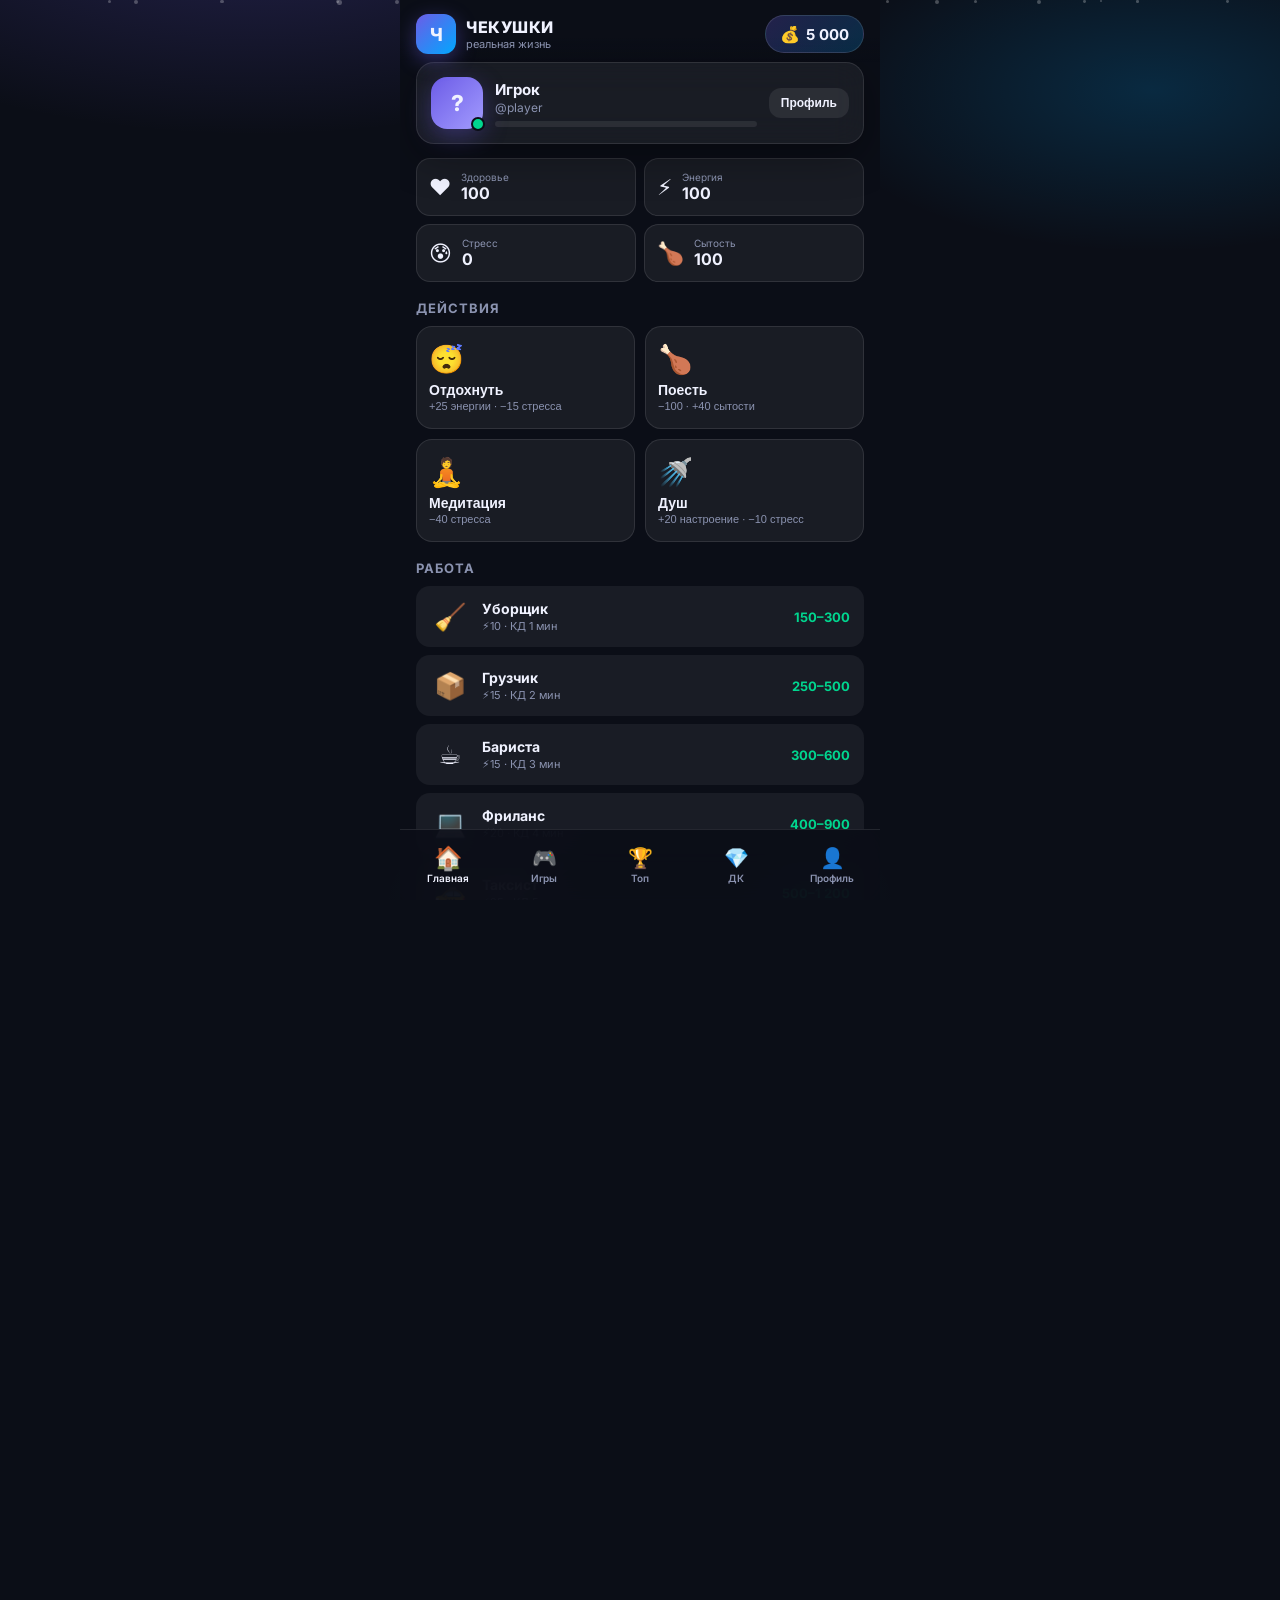
<file: index.html>
<!doctype html>
<html lang="ru">
<head>
  <meta charset="UTF-8">
  <meta name="viewport" content="width=device-width,initial-scale=1,maximum-scale=1,user-scalable=no,viewport-fit=cover">
  <title>ЧЕКУШКИ — Жизнь</title>
  <script src="https://telegram.org/js/telegram-web-app.js"></script>
  <link rel="stylesheet" href="style.css">
  <link rel="preconnect" href="https://fonts.googleapis.com">
  <link href="https://fonts.googleapis.com/css2?family=Inter:wght@400;500;600;700;800&display=swap" rel="stylesheet">
</head>
<body>
  <div class="ambient"></div>
  <div class="particles" id="particles"></div>

  <header class="topbar">
    <div class="brand">
      <div class="logo-mark">Ч</div>
      <div>
        <div class="logo-text">ЧЕКУШКИ</div>
        <div class="logo-sub">реальная жизнь</div>
      </div>
    </div>
    <div class="balance-pill" id="balancePill">
      <span class="coin">💰</span>
      <span id="topBalance">0</span>
    </div>
  </header>

  <section class="profile-strip glass" id="profileStrip">
    <div class="avatar-wrap">
      <div class="avatar" id="avatar">?</div>
      <div class="status-dot" id="statusDot"></div>
    </div>
    <div class="profile-meta">
      <div class="name-row">
        <b id="displayName">Игрок</b>
        <span class="prefix" id="prefixBadge"></span>
      </div>
      <div class="uname" id="displayUsername">@player</div>
      <div class="level-bar">
        <div class="level-fill" id="levelFill"></div>
        <span id="levelText">Ур. 1</span>
      </div>
    </div>
    <button class="mini-btn" id="profileBtn">Профиль</button>
  </section>

  <main class="content">
    <!-- TAB 1: HOME -->
    <section class="tab active" id="tab-home">
      <div class="stats-row">
        <div class="stat-card" data-stat="health">
          <span>❤️</span>
          <div><small>Здоровье</small><b id="statHealth">100</b></div>
        </div>
        <div class="stat-card" data-stat="energy">
          <span>⚡</span>
          <div><small>Энергия</small><b id="statEnergy">100</b></div>
        </div>
        <div class="stat-card" data-stat="stress">
          <span>😰</span>
          <div><small>Стресс</small><b id="statStress">0</b></div>
        </div>
        <div class="stat-card" data-stat="hunger">
          <span>🍗</span>
          <div><small>Сытость</small><b id="statHunger">100</b></div>
        </div>
      </div>

      <div class="section-title">Действия</div>
      <div class="action-grid">
        <button class="action-card" data-action="rest">
          <div class="ac-icon">😴</div>
          <div class="ac-title">Отдохнуть</div>
          <div class="ac-desc">+25 энергии · −15 стресса</div>
        </button>
        <button class="action-card" data-action="eat">
          <div class="ac-icon">🍗</div>
          <div class="ac-title">Поесть</div>
          <div class="ac-desc">−100 · +40 сытости</div>
        </button>
        <button class="action-card" data-action="meditate">
          <div class="ac-icon">🧘</div>
          <div class="ac-title">Медитация</div>
          <div class="ac-desc">−40 стресса</div>
        </button>
        <button class="action-card" data-action="shower">
          <div class="ac-icon">🚿</div>
          <div class="ac-title">Душ</div>
          <div class="ac-desc">+20 настроение · −10 стресс</div>
        </button>
      </div>

      <div class="section-title">Работа</div>
      <div class="job-list" id="jobList"></div>

      <div class="section-title">Кредиты</div>
      <div class="credit-box glass">
        <div id="debtInfo">Долгов нет</div>
        <div class="credit-actions">
          <button class="btn secondary" id="takeCreditBtn">Взять кредит</button>
          <button class="btn" id="repayBtn">Погасить</button>
        </div>
      </div>

      <div class="section-title">Перевод</div>
      <div class="credit-box glass">
        <input type="text" id="transferUser" class="input" placeholder="Username (без @)" style="margin-bottom:8px">
        <input type="number" id="transferAmount" class="input" placeholder="Сумма" min="1" style="margin-bottom:8px">
        <button class="btn wide" id="transferBtn">💸 Перевести</button>
        <p class="admin-note" style="margin-top:8px">Перевод списывает деньги у тебя. Получатель должен хотя бы раз открыть Mini App (один браузер/устройство — общий список переводов).</p>
      </div>

      <div class="section-title">Ребирт</div>
      <div class="credit-box glass">
        <div id="rebirthInfo">Нужно 5 000 000 000 чекушек</div>
        <button class="btn wide" id="rebirthBtn" style="margin-top:10px">♻️ Ребиртнуться (+5% удачи)</button>
      </div>

      <div class="section-title">Прочее</div>
      <div class="misc-row">
        <button class="btn wide" id="dailyBtn">🎁 Ежедневка</button>
        <button class="btn wide secondary" id="promoBtn">🎟 Промокод</button>
      </div>

      <div id="adminPanel" class="admin-panel glass hidden">
        <div class="section-title">🛠 Админ-панель</div>
        <p class="admin-note" id="adminApiStatus">API: не настроен (локальный режим)</p>
        <input type="text" id="adminUser" placeholder="Username игрока (без @)" class="input">
        <input type="number" id="adminAmount" placeholder="Сумма чекушек (+/-)" class="input">
        <button class="btn wide" id="adminSetBalance">Выдать/забрать (себе локально)</button>
        <button class="btn wide secondary" id="adminServerGrant" style="margin-top:8px">🌐 Выдать игроку через сервер</button>
        <input type="number" id="adminGemsAmount" class="input" placeholder="Гемы (+/-)" style="margin-top:8px">
        <button class="btn wide secondary" id="adminServerGems" style="margin-top:8px">🌐 Выдать гемы игроку</button>
        <div class="divider"></div>
        <input type="text" id="promoCodeNew" placeholder="Код промо" class="input">
        <input type="number" id="promoReward" placeholder="Награда (чекушки)" class="input">
        <input type="number" id="promoUses" placeholder="Использований" class="input">
        <button class="btn wide" id="createPromoBtn">Создать промокод</button>
        <div class="divider"></div>
        <div class="section-title" style="margin-top:8px">💎 Коды на гемы (продажа)</div>
        <p class="admin-note">Бесплатно создаёшь код → продаёшь за обычные деньги. Покупатель активирует в ДК.</p>
        <input type="number" id="adminGemAmount" class="input" placeholder="Сколько гемов" min="1" style="margin-bottom:8px">
        <button class="btn wide" id="genStarCodeBtn">Создать код на гемы</button>
        <div id="adminCodeResult" class="admin-note" style="margin-top:8px;word-break:break-all"></div>
      </div>
    </section>

    <!-- TAB 2: GAMES -->
    <section class="tab" id="tab-games">
      <!-- Выбор казино -->
      <div id="casinoSelect">
        <div class="section-title">Выбери казино</div>
        <div class="casino-list">
          <button class="casino-card" data-casino="classic">
            <div class="casino-icon">🎰</div>
            <div>
              <b>Классика</b>
              <small>Монетка, кубик, слоты, блэкджек · ставки от 100</small>
            </div>
          </button>
          <button class="casino-card" data-casino="arcade">
            <div class="casino-icon">🔮</div>
            <div>
              <b>Аркада</b>
              <small>Плинко, ракета, бриллиант · средние и высокие ставки</small>
            </div>
          </button>
          <button class="casino-card" data-casino="extreme">
            <div class="casino-icon">💀</div>
            <div>
              <b>Экстрим</b>
              <small>Всё или ничего · 500x или обнуление</small>
            </div>
          </button>
        </div>
      </div>

      <!-- Список игр выбранного казино -->
      <div id="gamesListWrap" class="hidden">
        <button type="button" class="back-link" id="casinoBack">← Все казино</button>
        <div class="casino-tabs" id="casinoTabs"></div>
        <div class="section-title" id="casinoTitle">Казино</div>
        <div class="games-grid" id="gamesGrid"></div>
      </div>

      <div class="game-screen hidden" id="gameScreen">
        <button class="back-link" id="gameBack">← К играм</button>
        <h2 id="gameTitle">Игра</h2>

        <div class="bet-box glass" id="betBox">
          <label id="betLabel">Ставка (любая сумма)</label>
          <div class="bet-controls" id="betControls">
            <button class="bet-btn" data-bet="100">100</button>
            <button class="bet-btn" data-bet="1000">1k</button>
            <button class="bet-btn" data-bet="10000">10k</button>
            <button class="bet-btn" data-bet="50000">50k</button>
            <button class="bet-btn" data-bet="100000">100k</button>
            <button class="bet-btn" data-bet="all">Всё</button>
          </div>
          <input type="number" id="customBet" class="input" placeholder="Своя сумма" min="1">
          <div id="extraBetControls" class="extra-bet hidden"></div>
        </div>

        <div class="choice-box" id="choiceBox"></div>

        <div class="game-visual-wrap glass">
          <div id="gameVisual" class="game-visual">—</div>
          <div id="gameStatus" class="game-status">Выбери параметры и нажми Играть</div>
          <div id="rocketMult" class="rocket-mult hidden">x1.00</div>
        </div>

        <div class="game-actions">
          <button class="btn play-btn" id="playGameBtn">ИГРАТЬ</button>
          <button class="btn cashout-btn hidden" id="cashoutBtn">ЗАБРАТЬ</button>
          <button class="btn secondary hidden" id="hitBtn">ЕЩЁ КАРТУ</button>
          <button class="btn hidden" id="standBtn">ХВАТИТ</button>
        </div>
      </div>
    </section>

    <!-- TAB 3: RANK -->
    <section class="tab" id="tab-rank">
      <div class="section-title">Рейтинг богачей</div>
      <p class="admin-note" style="margin-bottom:10px">Глобальный топ (если настроен API) или локальный. Нажми на игрока — профиль.</p>
      <button type="button" class="btn wide secondary" id="rankRefreshBtn" style="margin-bottom:10px">🔄 Обновить топ</button>
      <div class="rank-list" id="rankList"></div>
    </section>

    <!-- TAB 4: DONATE / GEMS -->
    <section class="tab" id="tab-donate">
      <div class="gems-pill glass" id="gemsPill">
        <span>💎</span> <b id="gemsBalance">0</b> <small>гемов</small>
      </div>
      <p class="admin-note">1 💎 = 1 000 000 000 чекушек. Stars уходят владельцу бота.</p>

      <div class="section-title">⭐ Купить за Stars</div>
      <p class="admin-note">Откроется бот → оплати счёт → получишь код → введи его здесь.</p>
      <div class="shop-grid" id="starsShop"></div>
      <div class="credit-box glass" style="margin-top:10px">
        <input type="text" id="starCodeInput" class="input" placeholder="Код после оплаты (STAR100-XXXX)" style="margin-bottom:8px">
        <button class="btn wide" id="starCodeBtn">💎 Активировать код</button>
      </div>

      <div class="section-title">Обмен на чекушки</div>
      <div class="credit-box glass">
        <input type="number" id="gemExchangeAmount" class="input" placeholder="Сколько гемов" min="1" style="margin-bottom:8px">
        <button class="btn wide" id="buyGemsBtn">💎 Купить гемы за чекушки</button>
        <button class="btn wide secondary" id="sellGemsBtn" style="margin-top:8px">💸 Продать гемы → чекушки</button>
      </div>

      <div class="section-title">Кейсы</div>
      <div class="shop-grid" id="casesGrid"></div>

      <div class="section-title">Префиксы</div>
      <div class="shop-grid" id="prefixShop"></div>

      <div class="section-title">Аватарки</div>
      <p class="admin-note">Без гемов сменить аватар нельзя.</p>
      <div class="shop-grid" id="avatarShop"></div>

      <div class="section-title">Темы и скины</div>
      <div class="shop-grid" id="skinShop"></div>
    </section>

    <!-- TAB 5: PROFILE -->
    <section class="tab" id="tab-profile">
      <div class="section-title">Профиль</div>
      <div class="stats-list glass">
        <div class="stat-row"><span>♻️ Ребирты</span><b id="sRebirths">0</b></div>
        <div class="stat-row"><span>🍀 Удача</span><b id="sLuck">0%</b></div>
        <div class="stat-row"><span>💎 Гемы</span><b id="sGems">0</b></div>
        <div class="stat-row"><span>🎮 Игр сыграно</span><b id="sGames">0</b></div>
        <div class="stat-row"><span>🏅 Побед</span><b id="sWins">0</b></div>
        <div class="stat-row"><span>💰 Всего заработано</span><b id="sEarned">0</b></div>
        <div class="stat-row"><span>🏆 Крупнейший выигрыш</span><b id="sBiggest">0</b></div>
        <div class="stat-row"><span>📅 Первая игра</span><b id="sFirst">—</b></div>
        <div class="stat-row"><span>💳 Текущий долг</span><b id="sDebt">0</b></div>
        <div class="stat-row"><span>⭐ Уровень</span><b id="sLevel">1</b></div>
        <div class="stat-row"><span>📈 Опыт</span><b id="sXp">0</b></div>
      </div>
      <div class="section-title">Инвентарь скинов</div>
      <div id="ownedSkins" class="shop-grid"></div>
      <div class="section-title">История</div>
      <div class="history-list" id="historyList"></div>
    </section>

    <!-- TAB: OWNER ONLY — тот же магазин что ДК + генерация кодов -->
    <section class="tab" id="tab-owner">
      <div class="section-title">🛒 Магазин владельца</div>
      <p class="admin-note">Видно только тебе. Можно создавать коды и продавать за деньги.</p>

      <div class="gems-pill glass">
        <span>💎</span> <b id="ownerGemsBalance">0</b> <small>гемов</small>
      </div>

      <div class="section-title">💎 Создать код (продажа)</div>
      <div class="credit-box glass">
        <input type="number" id="ownerGemAmount" class="input" placeholder="Сколько гемов" min="1" style="margin-bottom:8px">
        <button class="btn wide" id="ownerGenCodeBtn">Создать код на гемы</button>
        <div id="ownerCodeResult" class="admin-note" style="margin-top:8px;word-break:break-all"></div>
      </div>

      <div class="section-title">⭐ Купить за Stars</div>
      <div class="shop-grid" id="ownerStarsShop"></div>
      <div class="credit-box glass" style="margin-top:10px">
        <input type="text" id="ownerStarCodeInput" class="input" placeholder="Код (STAR100-XXXX)" style="margin-bottom:8px">
        <button class="btn wide" id="ownerStarCodeBtn">💎 Активировать код</button>
      </div>

      <div class="section-title">Обмен на чекушки</div>
      <div class="credit-box glass">
        <input type="number" id="ownerGemExchange" class="input" placeholder="Сколько гемов" min="1" style="margin-bottom:8px">
        <button class="btn wide" id="ownerBuyGemsBtn">💎 Купить гемы за чекушки</button>
        <button class="btn wide secondary" id="ownerSellGemsBtn" style="margin-top:8px">💸 Продать гемы → чекушки</button>
      </div>

      <div class="section-title">Кейсы</div>
      <div class="shop-grid" id="ownerCasesGrid"></div>
      <div class="section-title">Префиксы</div>
      <div class="shop-grid" id="ownerPrefixShop"></div>
      <div class="section-title">Аватарки</div>
      <div class="shop-grid" id="ownerAvatarShop"></div>
      <div class="section-title">Темы и скины</div>
      <div class="shop-grid" id="ownerSkinShop"></div>
    </section>
  </main>

  <nav class="bottom-nav">
    <button class="nav-item active" data-tab="home">
      <span>🏠</span>
      <small>Главная</small>
    </button>
    <button class="nav-item" data-tab="games">
      <span>🎮</span>
      <small>Игры</small>
    </button>
    <button class="nav-item" data-tab="rank">
      <span>🏆</span>
      <small>Топ</small>
    </button>
    <button class="nav-item" data-tab="donate">
      <span>💎</span>
      <small>ДК</small>
    </button>
    <button class="nav-item" data-tab="profile">
      <span>👤</span>
      <small>Профиль</small>
    </button>
    <!-- только владелец -->
    <button class="nav-item hidden" id="ownerShopNav" data-tab="owner">
      <span>🛒</span>
      <small>Гемы</small>
    </button>
  </nav>

  <div class="modal-overlay hidden" id="modal">
    <div class="modal glass">
      <h3 id="modalTitle">—</h3>
      <div id="modalBody"></div>
      <div class="modal-actions" id="modalActions"></div>
    </div>
  </div>

  <div id="toast" class="toast"></div>
  <div id="fx" class="fx"></div>

  <script src="app.js"></script>
</body>
</html>
</file>
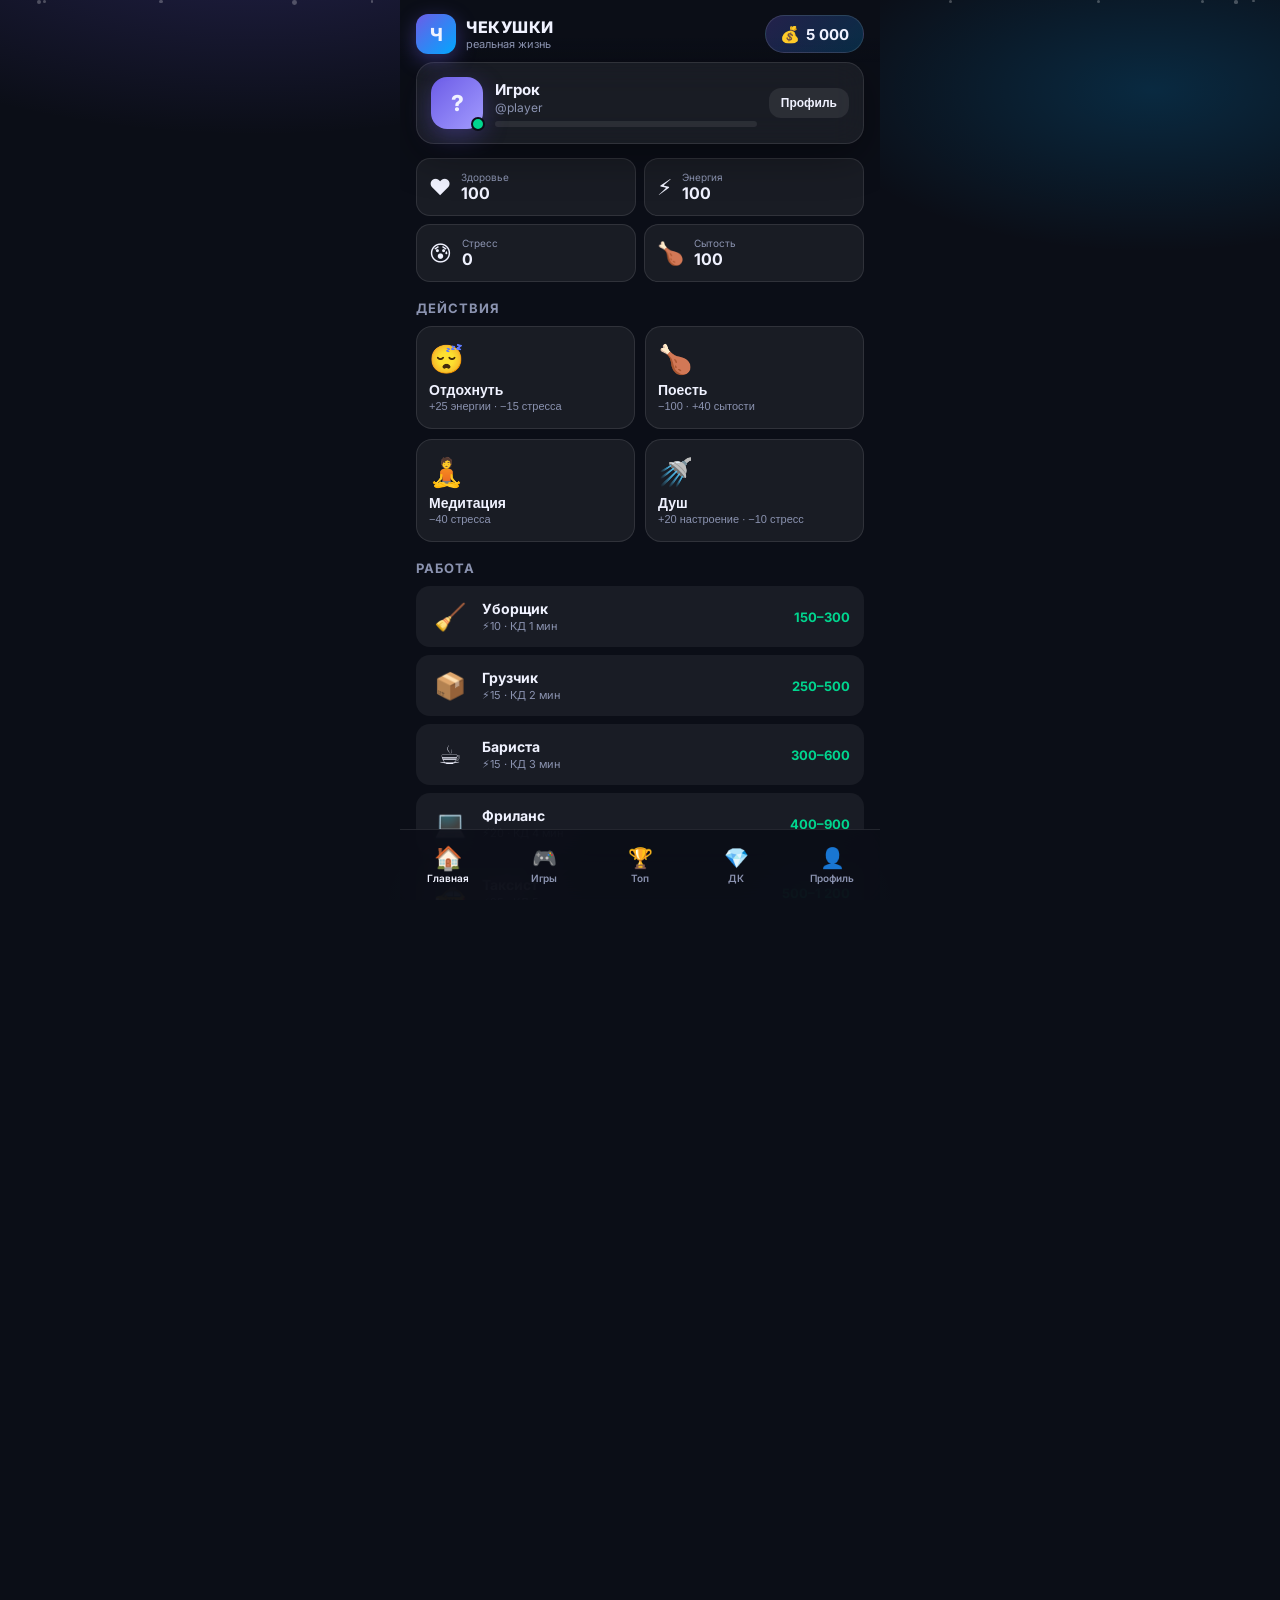
<file: index-ALL-IN-ONE.html>
<!doctype html>
<html lang="ru">
<head>
  <meta charset="UTF-8">
  <meta name="viewport" content="width=device-width,initial-scale=1,maximum-scale=1,user-scalable=no,viewport-fit=cover">
  <title>ЧЕКУШКИ — Жизнь</title>
  <script src="https://telegram.org/js/telegram-web-app.js"></script>
  <style>
:root {
  --bg: #0b0e17;
  --bg2: #12162a;
  --card: rgba(255,255,255,0.06);
  --card-border: rgba(255,255,255,0.1);
  --text: #f0f2ff;
  --muted: #8b93b0;
  --accent: #6c5ce7;
  --accent2: #00a8ff;
  --green: #00d68f;
  --red: #ff5e7a;
  --orange: #ff9f43;
  --radius: 18px;
  --shadow: 0 12px 40px rgba(0,0,0,0.35);
  --font: 'Inter', system-ui, -apple-system, sans-serif;
}

* { box-sizing: border-box; margin: 0; padding: 0; -webkit-tap-highlight-color: transparent; }

html, body {
  height: 100%;
  font-family: var(--font);
  background: var(--bg);
  color: var(--text);
  overflow-x: hidden;
  overscroll-behavior: none;
}

body {
  max-width: 480px;
  margin: 0 auto;
  position: relative;
  min-height: 100dvh;
  padding-bottom: 90px;
}

.ambient {
  position: fixed;
  inset: 0;
  background:
    radial-gradient(ellipse 80% 50% at 20% -10%, rgba(108,92,231,0.25), transparent 50%),
    radial-gradient(ellipse 60% 40% at 90% 10%, rgba(0,168,255,0.18), transparent 45%),
    radial-gradient(ellipse 50% 30% at 50% 100%, rgba(0,214,143,0.1), transparent 40%),
    var(--bg);
  z-index: -2;
  animation: ambientShift 18s ease-in-out infinite alternate;
}
@keyframes ambientShift {
  0% { filter: hue-rotate(0deg); }
  100% { filter: hue-rotate(25deg); }
}

.particles {
  position: fixed;
  inset: 0;
  z-index: -1;
  pointer-events: none;
  overflow: hidden;
}

.particle {
  position: absolute;
  width: 4px;
  height: 4px;
  background: rgba(255,255,255,0.25);
  border-radius: 50%;
  animation: floatUp linear infinite;
}
@keyframes floatUp {
  0% { transform: translateY(100vh) scale(0); opacity: 0; }
  10% { opacity: 0.6; }
  90% { opacity: 0.4; }
  100% { transform: translateY(-10vh) scale(1); opacity: 0; }
}

.glass {
  background: var(--card);
  border: 1px solid var(--card-border);
  backdrop-filter: blur(16px);
  -webkit-backdrop-filter: blur(16px);
  border-radius: var(--radius);
  box-shadow: var(--shadow);
}

.topbar {
  display: flex;
  align-items: center;
  justify-content: space-between;
  padding: 14px 16px 8px;
  position: sticky;
  top: 0;
  z-index: 50;
  background: linear-gradient(to bottom, var(--bg) 60%, transparent);
}

.brand { display: flex; align-items: center; gap: 10px; }
.logo-mark {
  width: 40px; height: 40px;
  border-radius: 12px;
  background: linear-gradient(135deg, var(--accent), var(--accent2));
  display: grid; place-items: center;
  font-weight: 800; font-size: 18px;
  box-shadow: 0 6px 20px rgba(108,92,231,0.4);
  animation: logoPulse 3s ease-in-out infinite;
}
@keyframes logoPulse {
  0%,100% { box-shadow: 0 6px 20px rgba(108,92,231,0.4); }
  50% { box-shadow: 0 6px 28px rgba(0,168,255,0.55); }
}
.logo-text { font-weight: 800; font-size: 16px; letter-spacing: 0.5px; }
.logo-sub { font-size: 11px; color: var(--muted); }

.balance-pill {
  display: flex; align-items: center; gap: 6px;
  background: linear-gradient(135deg, rgba(108,92,231,0.25), rgba(0,168,255,0.2));
  border: 1px solid rgba(255,255,255,0.12);
  padding: 8px 14px;
  border-radius: 999px;
  font-weight: 700;
  font-size: 15px;
  transition: transform 0.25s cubic-bezier(0.34,1.56,0.64,1);
}
.balance-pill.pop { transform: scale(1.12); }
.coin { font-size: 16px; }

.profile-strip {
  margin: 0 16px 14px;
  padding: 14px;
  display: flex;
  align-items: center;
  gap: 12px;
  animation: slideIn 0.5s ease both;
}
@keyframes slideIn {
  from { opacity: 0; transform: translateY(12px); }
  to { opacity: 1; transform: translateY(0); }
}

.avatar-wrap { position: relative; }
.avatar {
  width: 52px; height: 52px;
  border-radius: 16px;
  background: linear-gradient(135deg, #6c5ce7, #a29bfe);
  display: grid; place-items: center;
  font-weight: 800; font-size: 22px;
  box-shadow: 0 8px 24px rgba(108,92,231,0.35);
}
.status-dot {
  position: absolute; bottom: -2px; right: -2px;
  width: 14px; height: 14px;
  background: var(--green);
  border: 2px solid var(--bg);
  border-radius: 50%;
  animation: statusBlink 2.5s ease infinite;
}
@keyframes statusBlink {
  0%,100% { box-shadow: 0 0 0 0 rgba(0,214,143,0.5); }
  50% { box-shadow: 0 0 0 6px rgba(0,214,143,0); }
}

.profile-meta { flex: 1; min-width: 0; }
.name-row { display: flex; align-items: center; gap: 6px; }
.name-row b { font-size: 15px; white-space: nowrap; overflow: hidden; text-overflow: ellipsis; }
.prefix { font-size: 14px; }
.uname { font-size: 12px; color: var(--muted); margin-top: 1px; }

.level-bar {
  margin-top: 6px;
  height: 6px;
  background: rgba(255,255,255,0.08);
  border-radius: 99px;
  position: relative;
  overflow: hidden;
}
.level-fill {
  height: 100%;
  width: 0%;
  background: linear-gradient(90deg, var(--accent), var(--accent2));
  border-radius: 99px;
  transition: width 0.8s cubic-bezier(0.22,1,0.36,1);
}
.level-bar span {
  position: absolute;
  right: 0; top: -16px;
  font-size: 10px;
  color: var(--muted);
}

.mini-btn {
  border: 0;
  background: rgba(255,255,255,0.08);
  color: var(--text);
  padding: 8px 12px;
  border-radius: 12px;
  font-size: 12px;
  font-weight: 600;
  cursor: pointer;
  transition: 0.2s;
}
.mini-btn:active { transform: scale(0.95); }

.content { padding: 0 16px 20px; }

.tab { display: none; animation: fadeTab 0.35s ease; }
.tab.active { display: block; }
@keyframes fadeTab {
  from { opacity: 0; transform: translateY(8px); }
  to { opacity: 1; transform: translateY(0); }
}

.section-title {
  font-size: 13px;
  font-weight: 700;
  color: var(--muted);
  text-transform: uppercase;
  letter-spacing: 1px;
  margin: 18px 0 10px;
}

.stats-row {
  display: grid;
  grid-template-columns: 1fr 1fr;
  gap: 8px;
}
.stat-card {
  display: flex;
  align-items: center;
  gap: 10px;
  padding: 12px;
  background: var(--card);
  border: 1px solid var(--card-border);
  border-radius: 14px;
  transition: transform 0.2s;
}
.stat-card:active { transform: scale(0.97); }
.stat-card span { font-size: 22px; }
.stat-card small { display: block; font-size: 10px; color: var(--muted); }
.stat-card b { font-size: 16px; }

.action-grid {
  display: grid;
  grid-template-columns: 1fr 1fr;
  gap: 10px;
}
.action-card {
  border: 0;
  background: var(--card);
  border: 1px solid var(--card-border);
  border-radius: 16px;
  padding: 16px 12px;
  text-align: left;
  color: var(--text);
  cursor: pointer;
  transition: all 0.25s cubic-bezier(0.34,1.56,0.64,1);
  position: relative;
  overflow: hidden;
}
.action-card:active { transform: scale(0.96); }
.ac-icon { font-size: 28px; margin-bottom: 6px; display: block; transition: transform 0.3s; }
.action-card:active .ac-icon { transform: scale(1.2) rotate(-8deg); }
.ac-title { font-weight: 700; font-size: 14px; }
.ac-desc { font-size: 11px; color: var(--muted); margin-top: 2px; }

.job-list { display: flex; flex-direction: column; gap: 8px; }
.job-item {
  display: flex;
  align-items: center;
  gap: 12px;
  padding: 14px;
  background: var(--card);
  border: 1px solid var(--card-border);
  border-radius: 14px;
  cursor: pointer;
  transition: 0.2s;
  border: 0;
  color: var(--text);
  text-align: left;
  width: 100%;
  font-family: var(--font);
}
.job-item:active { transform: scale(0.98); background: rgba(255,255,255,0.09); }
.job-icon { font-size: 26px; width: 40px; text-align: center; }
.job-info { flex: 1; }
.job-info b { font-size: 14px; display: block; }
.job-info small { font-size: 11px; color: var(--muted); }
.job-pay { font-weight: 700; color: var(--green); font-size: 13px; white-space: nowrap; }

.credit-box { padding: 16px; }
#debtInfo { font-size: 14px; margin-bottom: 12px; }
.credit-actions { display: flex; gap: 8px; }

.btn {
  border: 0;
  border-radius: 14px;
  padding: 12px 18px;
  font-weight: 700;
  font-size: 14px;
  color: #fff;
  background: linear-gradient(135deg, var(--accent), var(--accent2));
  cursor: pointer;
  transition: all 0.2s;
  box-shadow: 0 6px 20px rgba(108,92,231,0.3);
  font-family: var(--font);
}
.btn:active { transform: scale(0.96); }
.btn.secondary {
  background: rgba(255,255,255,0.08);
  box-shadow: none;
  border: 1px solid var(--card-border);
}
.btn.wide { width: 100%; }
.btn:disabled { opacity: 0.5; pointer-events: none; }

.misc-row { display: flex; flex-direction: column; gap: 8px; }

.games-grid {
  display: grid;
  grid-template-columns: 1fr 1fr;
  gap: 10px;
}
.game-card {
  border: 0;
  background: var(--card);
  border: 1px solid var(--card-border);
  border-radius: 18px;
  padding: 20px 14px;
  text-align: center;
  color: var(--text);
  cursor: pointer;
  transition: all 0.3s cubic-bezier(0.34,1.56,0.64,1);
  position: relative;
  overflow: hidden;
  font-family: var(--font);
}
.game-card:active { transform: scale(0.95); }
.gc-icon {
  font-size: 36px;
  margin-bottom: 8px;
  display: block;
  transition: transform 0.4s cubic-bezier(0.34,1.56,0.64,1);
}
.game-card:active .gc-icon { transform: scale(1.25) rotate(8deg); }
.game-card b { display: block; font-size: 14px; margin-bottom: 2px; }
.game-card small { font-size: 11px; color: var(--muted); }

.game-screen { animation: fadeTab 0.3s ease; }
.back-link {
  background: none;
  border: 0;
  color: var(--muted);
  font-size: 14px;
  cursor: pointer;
  margin-bottom: 8px;
  font-family: var(--font);
}
.game-screen h2 { font-size: 22px; margin-bottom: 14px; }

.bet-box { padding: 14px; margin-bottom: 12px; }
.bet-box label { font-size: 12px; color: var(--muted); display: block; margin-bottom: 8px; }
.bet-controls { display: flex; flex-wrap: wrap; gap: 6px; margin-bottom: 10px; }
.bet-btn {
  border: 1px solid var(--card-border);
  background: rgba(255,255,255,0.05);
  color: var(--text);
  padding: 8px 12px;
  border-radius: 10px;
  font-size: 13px;
  font-weight: 600;
  cursor: pointer;
  transition: 0.2s;
  font-family: var(--font);
}
.bet-btn.active, .bet-btn:active {
  background: linear-gradient(135deg, var(--accent), var(--accent2));
  border-color: transparent;
}

.input {
  width: 100%;
  background: rgba(0,0,0,0.25);
  border: 1px solid var(--card-border);
  border-radius: 12px;
  padding: 12px 14px;
  color: var(--text);
  font-size: 15px;
  font-family: var(--font);
  outline: none;
  transition: border 0.2s;
}
.input:focus { border-color: var(--accent); }

.choice-box {
  display: flex;
  flex-wrap: wrap;
  gap: 8px;
  margin-bottom: 12px;
}
.choice-btn {
  border: 1px solid var(--card-border);
  background: rgba(255,255,255,0.05);
  color: var(--text);
  padding: 10px 16px;
  border-radius: 12px;
  font-weight: 600;
  font-size: 14px;
  cursor: pointer;
  transition: 0.2s;
  font-family: var(--font);
}
.choice-btn.active {
  background: linear-gradient(135deg, var(--accent), var(--accent2));
  border-color: transparent;
  box-shadow: 0 4px 16px rgba(108,92,231,0.35);
}

.game-visual-wrap {
  padding: 28px 16px;
  text-align: center;
  min-height: 160px;
  display: flex;
  flex-direction: column;
  align-items: center;
  justify-content: center;
  margin-bottom: 14px;
  position: relative;
  overflow: hidden;
}
.game-visual-wrap:has(.plinko-mode) {
  min-height: 360px;
  padding: 12px 8px;
}
.game-visual-wrap:has(.bj-table) {
  min-height: 220px;
  padding: 16px 10px;
}
.game-visual {
  font-size: 56px;
  line-height: 1.2;
  transition: transform 0.4s cubic-bezier(0.34,1.56,0.64,1);
  min-height: 70px;
  display: flex;
  align-items: center;
  justify-content: center;
}
.game-status {
  margin-top: 12px;
  font-size: 15px;
  color: var(--muted);
  min-height: 22px;
}
.rocket-mult {
  font-size: 42px;
  font-weight: 800;
  background: linear-gradient(135deg, #00d68f, #00a8ff);
  -webkit-background-clip: text;
  -webkit-text-fill-color: transparent;
  background-clip: text;
  animation: multPulse 0.6s ease infinite alternate;
}
@keyframes multPulse {
  from { transform: scale(1); }
  to { transform: scale(1.08); }
}

.game-actions { display: flex; gap: 10px; }
.play-btn { flex: 1; padding: 16px; font-size: 16px; }
.cashout-btn {
  flex: 1;
  padding: 16px;
  font-size: 16px;
  background: linear-gradient(135deg, var(--green), #00b894);
  animation: cashoutGlow 1s ease infinite alternate;
}
@keyframes cashoutGlow {
  from { box-shadow: 0 6px 20px rgba(0,214,143,0.3); }
  to { box-shadow: 0 6px 30px rgba(0,214,143,0.6); }
}

.anim-spin { animation: spinAnim 0.8s cubic-bezier(0.22,1,0.36,1); }
.anim-bounce { animation: bounceAnim 0.7s cubic-bezier(0.34,1.56,0.64,1); }
.anim-shake { animation: shakeAnim 0.5s ease; }
.anim-fly { animation: flyAnim 1.2s ease-out; }
.anim-glow { animation: glowAnim 0.6s ease; }

@keyframes spinAnim {
  0% { transform: rotate(0) scale(1); }
  50% { transform: rotate(360deg) scale(1.2); }
  100% { transform: rotate(720deg) scale(1); }
}
@keyframes bounceAnim {
  0%,100% { transform: translateY(0); }
  40% { transform: translateY(-40px) scale(1.15); }
  70% { transform: translateY(-10px); }
}
@keyframes shakeAnim {
  0%,100% { transform: translateX(0); }
  20% { transform: translateX(-14px); }
  40% { transform: translateX(14px); }
  60% { transform: translateX(-8px); }
  80% { transform: translateX(8px); }
}
@keyframes flyAnim {
  0% { transform: translateY(20px) scale(0.8); opacity: 0.5; }
  100% { transform: translateY(-30px) scale(1.1); opacity: 1; }
}
@keyframes glowAnim {
  0% { filter: brightness(1); }
  50% { filter: brightness(1.5) drop-shadow(0 0 20px rgba(0,214,143,0.6)); }
  100% { filter: brightness(1); }
}

.stats-list { padding: 8px 0; }
.stat-row {
  display: flex;
  justify-content: space-between;
  align-items: center;
  padding: 12px 16px;
  border-bottom: 1px solid rgba(255,255,255,0.05);
  font-size: 14px;
}
.stat-row:last-child { border-bottom: 0; }
.stat-row span { color: var(--muted); }
.stat-row b { font-weight: 700; }

.history-list { display: flex; flex-direction: column; gap: 6px; }
.history-item {
  padding: 12px 14px;
  background: var(--card);
  border: 1px solid var(--card-border);
  border-radius: 12px;
  font-size: 13px;
  display: flex;
  justify-content: space-between;
  animation: slideIn 0.3s ease both;
}
.history-item .amt.pos { color: var(--green); }
.history-item .amt.neg { color: var(--red); }

.bottom-nav {
  position: fixed;
  bottom: 0;
  left: 50%;
  transform: translateX(-50%);
  width: 100%;
  max-width: 480px;
  display: flex;
  background: rgba(11,14,23,0.92);
  backdrop-filter: blur(20px);
  -webkit-backdrop-filter: blur(20px);
  border-top: 1px solid var(--card-border);
  padding: 8px 0 calc(8px + env(safe-area-inset-bottom));
  z-index: 100;
}
.nav-item {
  flex: 1;
  border: 0;
  background: none;
  color: var(--muted);
  display: flex;
  flex-direction: column;
  align-items: center;
  gap: 2px;
  padding: 8px;
  cursor: pointer;
  font-family: var(--font);
  transition: 0.2s;
}
.nav-item span { font-size: 22px; transition: transform 0.25s; }
.nav-item small { font-size: 11px; font-weight: 600; }
.nav-item.active { color: var(--text); }
.nav-item.active span { transform: scale(1.15); }

.modal-overlay {
  position: fixed;
  inset: 0;
  background: rgba(0,0,0,0.65);
  z-index: 200;
  display: flex;
  align-items: flex-end;
  justify-content: center;
  animation: fadeIn 0.25s ease;
}
.modal-overlay.hidden { display: none; }
@keyframes fadeIn { from { opacity: 0; } to { opacity: 1; } }

.modal {
  width: 100%;
  max-width: 480px;
  padding: 24px 20px 30px;
  border-radius: 24px 24px 0 0;
  animation: slideUp 0.35s cubic-bezier(0.22,1,0.36,1);
}
@keyframes slideUp {
  from { transform: translateY(100%); }
  to { transform: translateY(0); }
}
.modal h3 { font-size: 18px; margin-bottom: 14px; }
.modal-actions { display: flex; gap: 8px; margin-top: 16px; }
.modal-actions .btn { flex: 1; }

.toast {
  position: fixed;
  left: 50%;
  bottom: 110px;
  transform: translate(-50%, 20px);
  background: #1e2438;
  border: 1px solid var(--card-border);
  padding: 12px 20px;
  border-radius: 14px;
  font-size: 14px;
  font-weight: 600;
  opacity: 0;
  pointer-events: none;
  transition: all 0.3s cubic-bezier(0.22,1,0.36,1);
  z-index: 300;
  max-width: 90%;
  text-align: center;
  box-shadow: var(--shadow);
}
.toast.show {
  opacity: 1;
  transform: translate(-50%, 0);
}

.fx {
  position: fixed;
  inset: 0;
  pointer-events: none;
  z-index: 250;
  overflow: hidden;
}
.fx-piece {
  position: absolute;
  width: 8px;
  height: 8px;
  border-radius: 2px;
  animation: fxFall 1.2s ease-out forwards;
}
@keyframes fxFall {
  0% { transform: translateY(0) rotate(0); opacity: 1; }
  100% { transform: translateY(80vh) rotate(720deg); opacity: 0; }
}

.admin-panel { padding: 16px; margin-top: 16px; }
.admin-panel .input { margin-bottom: 8px; }
.admin-note { font-size: 11px; color: var(--muted); margin-bottom: 12px; line-height: 1.4; }
.divider { height: 1px; background: var(--card-border); margin: 14px 0; }

.hidden { display: none !important; }

.flash-win { animation: flashWin 0.6s ease; }
.flash-lose { animation: flashLose 0.5s ease; }
@keyframes flashWin {
  0%,100% { box-shadow: none; }
  50% { box-shadow: 0 0 40px rgba(0,214,143,0.5); }
}
@keyframes flashLose {
  0%,100% { box-shadow: none; }
  50% { box-shadow: 0 0 40px rgba(255,94,122,0.4); }
}

/* ========== REALISTIC 3D COIN ========== */
.coin-stage {
  perspective: 800px;
  width: 110px;
  height: 110px;
  margin: 0 auto;
  position: relative;
}
.coin-3d {
  width: 110px;
  height: 110px;
  position: relative;
  transform-style: preserve-3d;
  transition: transform 0.1s;
}
.coin-3d.flipping {
  animation: coinFlip 1.4s cubic-bezier(0.22, 0.61, 0.36, 1) forwards;
}
.coin-face {
  position: absolute;
  inset: 0;
  border-radius: 50%;
  display: grid;
  place-items: center;
  font-size: 48px;
  backface-visibility: hidden;
  box-shadow:
    inset 0 0 20px rgba(0,0,0,0.25),
    0 8px 24px rgba(0,0,0,0.35);
}
.coin-face.front {
  background: radial-gradient(circle at 35% 30%, #ffeaa7, #fdcb6e 45%, #e17055 100%);
  border: 3px solid #d4a017;
}
.coin-face.back {
  background: radial-gradient(circle at 35% 30%, #dfe6e9, #b2bec3 45%, #636e72 100%);
  border: 3px solid #636e72;
  transform: rotateY(180deg);
}
@keyframes coinFlip {
  0%   { transform: rotateY(0) rotateX(0) translateY(0); }
  20%  { transform: rotateY(180deg) rotateX(20deg) translateY(-40px); }
  40%  { transform: rotateY(400deg) rotateX(-15deg) translateY(-60px); }
  60%  { transform: rotateY(620deg) rotateX(10deg) translateY(-35px); }
  80%  { transform: rotateY(820deg) rotateX(-5deg) translateY(-10px); }
  100% { transform: rotateY(1080deg) rotateX(0) translateY(0); }
}
.coin-3d.show-heads { transform: rotateY(0deg); }
.coin-3d.show-tails { transform: rotateY(180deg); }

/* ========== REALISTIC DICE ========== */
.dice-stage {
  perspective: 600px;
  width: 90px;
  height: 90px;
  margin: 0 auto;
}
.dice-3d {
  width: 90px;
  height: 90px;
  position: relative;
  transform-style: preserve-3d;
  transition: transform 0.15s;
}
.dice-3d.rolling {
  animation: diceRoll 1.3s cubic-bezier(0.25, 0.46, 0.45, 0.94) forwards;
}
.dice-face {
  position: absolute;
  width: 90px;
  height: 90px;
  background: linear-gradient(145deg, #fff, #e8e8e8);
  border-radius: 14px;
  display: grid;
  place-items: center;
  font-size: 42px;
  box-shadow: inset 0 0 12px rgba(0,0,0,0.08);
  border: 2px solid #ddd;
  color: #222;
  font-weight: 800;
}
.dice-face[data-side="1"] { transform: rotateY(0deg) translateZ(45px); }
.dice-face[data-side="2"] { transform: rotateY(90deg) translateZ(45px); }
.dice-face[data-side="3"] { transform: rotateY(180deg) translateZ(45px); }
.dice-face[data-side="4"] { transform: rotateY(-90deg) translateZ(45px); }
.dice-face[data-side="5"] { transform: rotateX(90deg) translateZ(45px); }
.dice-face[data-side="6"] { transform: rotateX(-90deg) translateZ(45px); }

@keyframes diceRoll {
  0%   { transform: translateY(0) rotateX(0) rotateY(0) rotateZ(0); }
  15%  { transform: translateY(-55px) rotateX(180deg) rotateY(90deg) rotateZ(45deg); }
  35%  { transform: translateY(-30px) rotateX(400deg) rotateY(200deg) rotateZ(120deg); }
  55%  { transform: translateY(-50px) rotateX(600deg) rotateY(350deg) rotateZ(200deg); }
  75%  { transform: translateY(-15px) rotateX(800deg) rotateY(480deg) rotateZ(280deg); }
  90%  { transform: translateY(-5px) rotateX(900deg) rotateY(540deg) rotateZ(320deg); }
  100% { transform: translateY(0) rotateX(var(--rx, 0deg)) rotateY(var(--ry, 0deg)) rotateZ(0deg); }
}

/* Final orientations for each face on top/front */
.dice-3d.show-1 { --rx: 0deg; --ry: 0deg; transform: rotateX(0deg) rotateY(0deg); }
.dice-3d.show-2 { --rx: 0deg; --ry: -90deg; transform: rotateX(0deg) rotateY(-90deg); }
.dice-3d.show-3 { --rx: 0deg; --ry: 180deg; transform: rotateX(0deg) rotateY(180deg); }
.dice-3d.show-4 { --rx: 0deg; --ry: 90deg; transform: rotateX(0deg) rotateY(90deg); }
.dice-3d.show-5 { --rx: -90deg; --ry: 0deg; transform: rotateX(-90deg) rotateY(0deg); }
.dice-3d.show-6 { --rx: 90deg; --ry: 0deg; transform: rotateX(90deg) rotateY(0deg); }

/* Slots reel */
.slots-reels {
  display: flex;
  gap: 8px;
  justify-content: center;
  font-size: 42px;
}
.slot-reel {
  width: 64px;
  height: 72px;
  background: rgba(0,0,0,0.3);
  border-radius: 12px;
  display: grid;
  place-items: center;
  border: 2px solid rgba(255,255,255,0.1);
  overflow: hidden;
  position: relative;
}
.slot-reel.spinning span {
  animation: slotSpin 0.12s linear infinite;
}
@keyframes slotSpin {
  0% { transform: translateY(-8px); opacity: 0.4; }
  50% { transform: translateY(0); opacity: 1; }
  100% { transform: translateY(8px); opacity: 0.4; }
}

/* Roulette ball */
.roulette-wheel {
  width: 120px;
  height: 120px;
  border-radius: 50%;
  background: conic-gradient(
    #c0392b 0deg 10deg, #2c3e50 10deg 20deg,
    #c0392b 20deg 30deg, #2c3e50 30deg 40deg,
    #c0392b 40deg 50deg, #2c3e50 50deg 60deg,
    #c0392b 60deg 70deg, #2c3e50 70deg 80deg,
    #c0392b 80deg 90deg, #2c3e50 90deg 100deg,
    #c0392b 100deg 110deg, #2c3e50 110deg 120deg,
    #c0392b 120deg 130deg, #2c3e50 130deg 140deg,
    #c0392b 140deg 150deg, #2c3e50 150deg 160deg,
    #c0392b 160deg 170deg, #2c3e50 170deg 180deg,
    #c0392b 180deg 190deg, #2c3e50 190deg 200deg,
    #c0392b 200deg 210deg, #2c3e50 210deg 220deg,
    #c0392b 220deg 230deg, #2c3e50 230deg 240deg,
    #c0392b 240deg 250deg, #2c3e50 250deg 260deg,
    #c0392b 260deg 270deg, #2c3e50 270deg 280deg,
    #c0392b 280deg 290deg, #2c3e50 290deg 300deg,
    #c0392b 300deg 310deg, #2c3e50 310deg 320deg,
    #c0392b 320deg 330deg, #2c3e50 330deg 340deg,
    #c0392b 340deg 350deg, #2c3e50 350deg 360deg
  );
  border: 4px solid #f1c40f;
  box-shadow: 0 0 30px rgba(241,196,15,0.3), inset 0 0 20px rgba(0,0,0,0.4);
  position: relative;
  margin: 0 auto;
}
.roulette-wheel.spinning {
  animation: wheelSpin 2s cubic-bezier(0.15, 0.85, 0.35, 1) forwards;
}
@keyframes wheelSpin {
  from { transform: rotate(0deg); }
  to { transform: rotate(1440deg); }
}
.roulette-ball {
  position: absolute;
  width: 14px;
  height: 14px;
  background: radial-gradient(circle at 30% 30%, #fff, #bbb);
  border-radius: 50%;
  top: 8px;
  left: 50%;
  margin-left: -7px;
  box-shadow: 0 2px 6px rgba(0,0,0,0.4);
}
.roulette-wheel.spinning .roulette-ball {
  animation: ballSpin 2s cubic-bezier(0.15, 0.85, 0.35, 1) forwards;
}
@keyframes ballSpin {
  from { transform: rotate(0deg) translateY(0); }
  to { transform: rotate(-1800deg) translateY(40px); }
}

/* ========== PLAYING CARDS (Blackjack) ========== */
.bj-table {
  width: 100%;
  display: flex;
  flex-direction: column;
  gap: 16px;
  align-items: center;
}
.bj-hand { text-align: center; }
.bj-label {
  font-size: 12px;
  color: var(--muted);
  margin-bottom: 8px;
  font-weight: 600;
}
.bj-cards {
  display: flex;
  gap: 6px;
  justify-content: center;
  flex-wrap: wrap;
  min-height: 72px;
}
.playing-card {
  width: 48px;
  height: 68px;
  background: linear-gradient(160deg, #fff 0%, #f0f0f0 100%);
  border-radius: 8px;
  display: flex;
  flex-direction: column;
  align-items: center;
  justify-content: center;
  box-shadow:
    0 4px 12px rgba(0,0,0,0.35),
    inset 0 1px 0 rgba(255,255,255,0.8);
  border: 1px solid #ddd;
  position: relative;
  animation: cardDeal 0.35s cubic-bezier(0.34,1.56,0.64,1) both;
  transform-style: preserve-3d;
}
.playing-card .cr {
  font-size: 16px;
  font-weight: 800;
  color: #1a1a2e;
  line-height: 1;
}
.playing-card .cs {
  font-size: 18px;
  line-height: 1.2;
  color: #1a1a2e;
}
.playing-card.red .cr,
.playing-card.red .cs { color: #e74c3c; }
.playing-card.face-down {
  background: linear-gradient(135deg, #6c5ce7, #00a8ff);
  border-color: #5a4bd1;
}
.playing-card.face-down span {
  font-size: 22px;
  color: rgba(255,255,255,0.7);
  font-weight: 800;
}
@keyframes cardDeal {
  from { opacity: 0; transform: translateY(-30px) rotateY(40deg) scale(0.8); }
  to { opacity: 1; transform: translateY(0) rotateY(0) scale(1); }
}

/* ========== PLINKO ========== */
.plinko-hint {
  font-size: 12px;
  color: var(--muted);
  line-height: 1.45;
  text-align: center;
  padding: 4px 0;
}
.game-visual.plinko-mode {
  font-size: inherit;
  min-height: 340px;
  width: 100%;
}
.plinko-board {
  position: relative;
  width: 100%;
  max-width: 320px;
  height: 340px;
  margin: 0 auto;
  background: linear-gradient(180deg, rgba(108,92,231,0.12), rgba(0,0,0,0.25));
  border-radius: 16px;
  border: 1px solid var(--card-border);
  overflow: hidden;
}
.plinko-ball {
  position: absolute;
  width: 16px;
  height: 16px;
  border-radius: 50%;
  background: radial-gradient(circle at 30% 30%, #fff, #6c5ce7 40%, #4834d4);
  box-shadow:
    0 0 10px rgba(108,92,231,0.7),
    0 2px 6px rgba(0,0,0,0.4),
    inset 0 -2px 4px rgba(0,0,0,0.3);
  z-index: 10;
  transform: translate(-50%, -50%);
  top: 4px;
  left: 50%;
  opacity: 0;
  pointer-events: none;
}
.plinko-pegs {
  position: absolute;
  inset: 20px 8px 36px;
  display: flex;
  flex-direction: column;
  justify-content: space-evenly;
}
.plinko-row {
  display: flex;
  justify-content: space-evenly;
  align-items: center;
}
.plinko-row.offset {
  padding: 0 4%;
}
.plinko-peg {
  width: 8px;
  height: 8px;
  border-radius: 50%;
  background: radial-gradient(circle at 35% 30%, #dfe6e9, #636e72);
  box-shadow:
    0 1px 3px rgba(0,0,0,0.4),
    inset 0 1px 1px rgba(255,255,255,0.3);
  flex-shrink: 0;
}
.plinko-slots {
  position: absolute;
  bottom: 0;
  left: 0;
  right: 0;
  height: 32px;
  display: flex;
  border-top: 1px solid var(--card-border);
}
.plinko-slot {
  flex: 1;
  display: grid;
  place-items: center;
  font-size: 9px;
  font-weight: 800;
  border-right: 1px solid rgba(255,255,255,0.06);
  background: rgba(0,0,0,0.2);
  transition: background 0.3s, transform 0.2s;
}
.plinko-slot:last-child { border-right: 0; }
.plinko-slot.hot {
  background: rgba(255,94,122,0.25);
  color: #ff5e7a;
}
.plinko-slot.warm {
  background: rgba(255,159,67,0.2);
  color: #ff9f43;
}
.plinko-slot.cold {
  background: rgba(139,147,176,0.15);
  color: var(--muted);
}
.plinko-slot.landed {
  background: rgba(0,214,143,0.45) !important;
  color: #00d68f !important;
  transform: scaleY(1.15);
  box-shadow: 0 0 16px rgba(0,214,143,0.5);
}

/* Hit / Stand buttons */
#hitBtn, #standBtn {
  flex: 1;
  padding: 14px;
  font-size: 14px;
}
#hitBtn {
  background: rgba(255,255,255,0.08);
  border: 1px solid var(--card-border);
  box-shadow: none;
}
#standBtn {
  background: linear-gradient(135deg, var(--green), #00b894);
}

/* Enhanced coin 3D depth */
.coin-3d {
  filter: drop-shadow(0 10px 20px rgba(0,0,0,0.45));
}
.coin-face::after {
  content: '';
  position: absolute;
  inset: 8px;
  border-radius: 50%;
  border: 1px solid rgba(255,255,255,0.25);
  pointer-events: none;
}

/* Dice enhanced shadow */
.dice-3d {
  filter: drop-shadow(0 8px 16px rgba(0,0,0,0.4));
}

/* Slots glow when win */
.slot-reel {
  box-shadow: inset 0 0 12px rgba(0,0,0,0.3);
}

/* Roulette enhanced */
.roulette-wheel {
  filter: drop-shadow(0 8px 24px rgba(241,196,15,0.25));
}

/* ========== CASINO SELECT ========== */
.casino-list { display: flex; flex-direction: column; gap: 10px; }
.casino-card {
  display: flex;
  align-items: center;
  gap: 14px;
  padding: 16px;
  background: var(--card);
  border: 1px solid var(--card-border);
  border-radius: 16px;
  color: var(--text);
  text-align: left;
  cursor: pointer;
  font-family: var(--font);
  transition: 0.2s;
  width: 100%;
}
.casino-card:active { transform: scale(0.98); background: rgba(255,255,255,0.09); }
.casino-icon { font-size: 32px; width: 48px; text-align: center; }
.casino-card b { display: block; font-size: 15px; margin-bottom: 2px; }
.casino-card small { font-size: 12px; color: var(--muted); line-height: 1.3; }

.extra-bet { margin-top: 4px; }

/* ========== DIAMOND ========== */
.diamond-mode {
  font-size: inherit !important;
  flex-direction: column;
  width: 100%;
}
.diamond-size-row {
  display: flex;
  flex-direction: column;
  gap: 6px;
  width: 100%;
  margin-bottom: 8px;
}
.diamond-size-row .choice-btn { width: 100%; text-align: left; font-size: 12px; }
.diamond-board {
  display: grid;
  gap: 3px;
  width: 100%;
  max-width: 320px;
  margin: 0 auto;
}
.diamond-board.cols-7 { grid-template-columns: repeat(7, 1fr); }
.diamond-board.cols-10 { grid-template-columns: repeat(10, 1fr); }
.d-cell {
  aspect-ratio: 1;
  border: 1px solid var(--card-border);
  background: rgba(255,255,255,0.06);
  border-radius: 6px;
  color: var(--text);
  font-size: 11px;
  cursor: pointer;
  padding: 0;
  font-family: var(--font);
  transition: 0.15s;
  min-height: 22px;
}
.d-cell.selected {
  background: linear-gradient(135deg, rgba(108,92,231,0.5), rgba(0,168,255,0.4));
  border-color: var(--accent);
  color: #fff;
  font-weight: 700;
}
.d-cell.gem {
  background: rgba(0,214,143,0.25);
  border-color: var(--green);
  color: var(--green);
}
.d-cell.empty {
  background: rgba(255,94,122,0.15);
  color: var(--muted);
}
.d-cell:disabled { cursor: default; }
.diamond-info {
  margin-top: 10px;
  font-size: 12px;
  color: var(--muted);
}
.diamond-info b { color: var(--text); }

/* Plinko results */
.plinko-results {
  margin-top: 8px;
  font-size: 11px;
  color: var(--muted);
  max-height: 48px;
  overflow: hidden;
  line-height: 1.4;
}
.plinko-results .pos { color: var(--green); }
.plinko-results .neg { color: var(--red); }

.allin-spin {
  font-size: 56px;
  animation: spinAnim 0.9s ease infinite;
}
.allin-preview { text-align: center; }

.game-visual-wrap:has(.diamond-mode) {
  min-height: 280px;
  padding: 12px 8px;
}

/* Casino switch tabs */
.casino-tabs {
  display: flex;
  gap: 6px;
  margin: 8px 0 12px;
  overflow-x: auto;
  -webkit-overflow-scrolling: touch;
  padding-bottom: 2px;
}
.casino-tab {
  flex: 1;
  min-width: max-content;
  border: 1px solid var(--card-border);
  background: rgba(255,255,255,0.05);
  color: var(--muted);
  padding: 10px 12px;
  border-radius: 12px;
  font-size: 12px;
  font-weight: 700;
  font-family: var(--font);
  cursor: pointer;
  white-space: nowrap;
  transition: 0.2s;
}
.casino-tab.active {
  background: linear-gradient(135deg, var(--accent), var(--accent2));
  color: #fff;
  border-color: transparent;
  box-shadow: 0 4px 14px rgba(108,92,231,0.35);
}
.casino-tab:active { transform: scale(0.97); }

.casino-card {
  cursor: pointer;
  -webkit-tap-highlight-color: transparent;
  user-select: none;
}
.back-link {
  display: inline-block;
  padding: 8px 0;
  min-height: 36px;
}

/* ===== 5-tab nav tighter ===== */
.bottom-nav .nav-item small { font-size: 10px; }
.bottom-nav .nav-item span { font-size: 20px; }

/* Gems */
.gems-pill {
  display: flex;
  align-items: center;
  gap: 8px;
  padding: 12px 16px;
  margin-bottom: 8px;
  font-size: 16px;
}
.gems-pill b { font-size: 18px; }

/* Rank */
.rank-list { display: flex; flex-direction: column; gap: 8px; }
.rank-item {
  display: flex;
  align-items: center;
  gap: 10px;
  padding: 12px;
  background: var(--card);
  border: 1px solid var(--card-border);
  border-radius: 14px;
  color: var(--text);
  width: 100%;
  text-align: left;
  font-family: var(--font);
  cursor: pointer;
}
.rank-item.me {
  border-color: var(--accent);
  background: rgba(108,92,231,0.15);
}
.rank-pos { font-weight: 800; color: var(--muted); width: 28px; font-size: 13px; }
.rank-av {
  width: 36px; height: 36px; border-radius: 10px;
  background: linear-gradient(135deg, var(--accent), var(--accent2));
  display: grid; place-items: center; font-size: 18px; flex-shrink: 0;
}
.rank-meta { flex: 1; min-width: 0; }
.rank-meta b { display: block; font-size: 13px; white-space: nowrap; overflow: hidden; text-overflow: ellipsis; }
.rank-meta small { font-size: 11px; color: var(--muted); }
.rank-bal { font-weight: 700; color: var(--green); font-size: 12px; white-space: nowrap; }

/* Shop */
.shop-grid {
  display: grid;
  grid-template-columns: 1fr 1fr;
  gap: 8px;
  margin-bottom: 4px;
}
.shop-card {
  border: 1px solid var(--card-border);
  background: var(--card);
  border-radius: 14px;
  padding: 14px 10px;
  color: var(--text);
  font-family: var(--font);
  cursor: pointer;
  text-align: center;
}
.shop-card.active-item {
  border-color: var(--accent);
  box-shadow: 0 0 0 1px var(--accent);
}
.shop-icon { font-size: 28px; margin-bottom: 4px; }
.shop-card b { display: block; font-size: 13px; }
.shop-card small { font-size: 11px; color: var(--muted); }

/* Coin skins */
body.coin-skin-black .coin-face.front,
body.coin-skin-black .coin-face.back {
  background: radial-gradient(circle at 35% 30%, #555, #111 55%, #000) !important;
  border-color: #333 !important;
}
body.coin-skin-red .coin-face.front,
body.coin-skin-red .coin-face.back {
  background: radial-gradient(circle at 35% 30%, #ff7675, #d63031 50%, #6b0f0f) !important;
  border-color: #c0392b !important;
}
body.coin-skin-gold .coin-face.front,
body.coin-skin-gold .coin-face.back {
  background: radial-gradient(circle at 35% 30%, #ffeaa7, #f1c40f 45%, #b7770d) !important;
  border-color: #d4a017 !important;
}
body.coin-skin-diamond .coin-face.front,
body.coin-skin-diamond .coin-face.back {
  background: radial-gradient(circle at 35% 30%, #e0f7ff, #74b9ff 40%, #0984e3) !important;
  border-color: #74b9ff !important;
}
body.coin-skin-rainbow .coin-face.front,
body.coin-skin-rainbow .coin-face.back {
  background: conic-gradient(from 0deg, #ff6b6b, #feca57, #48dbfb, #ff9ff3, #ff6b6b) !important;
  border-color: #fff !important;
}

</style>
  <link rel="preconnect" href="https://fonts.googleapis.com">
  <link href="https://fonts.googleapis.com/css2?family=Inter:wght@400;500;600;700;800&display=swap" rel="stylesheet">
</head>
<body>
  <div class="ambient"></div>
  <div class="particles" id="particles"></div>

  <header class="topbar">
    <div class="brand">
      <div class="logo-mark">Ч</div>
      <div>
        <div class="logo-text">ЧЕКУШКИ</div>
        <div class="logo-sub">реальная жизнь</div>
      </div>
    </div>
    <div class="balance-pill" id="balancePill">
      <span class="coin">💰</span>
      <span id="topBalance">0</span>
    </div>
  </header>

  <section class="profile-strip glass" id="profileStrip">
    <div class="avatar-wrap">
      <div class="avatar" id="avatar">?</div>
      <div class="status-dot" id="statusDot"></div>
    </div>
    <div class="profile-meta">
      <div class="name-row">
        <b id="displayName">Игрок</b>
        <span class="prefix" id="prefixBadge"></span>
      </div>
      <div class="uname" id="displayUsername">@player</div>
      <div class="level-bar">
        <div class="level-fill" id="levelFill"></div>
        <span id="levelText">Ур. 1</span>
      </div>
    </div>
    <button class="mini-btn" id="profileBtn">Профиль</button>
  </section>

  <main class="content">
    <!-- TAB 1: HOME -->
    <section class="tab active" id="tab-home">
      <div class="stats-row">
        <div class="stat-card" data-stat="health">
          <span>❤️</span>
          <div><small>Здоровье</small><b id="statHealth">100</b></div>
        </div>
        <div class="stat-card" data-stat="energy">
          <span>⚡</span>
          <div><small>Энергия</small><b id="statEnergy">100</b></div>
        </div>
        <div class="stat-card" data-stat="stress">
          <span>😰</span>
          <div><small>Стресс</small><b id="statStress">0</b></div>
        </div>
        <div class="stat-card" data-stat="hunger">
          <span>🍗</span>
          <div><small>Сытость</small><b id="statHunger">100</b></div>
        </div>
      </div>

      <div class="section-title">Действия</div>
      <div class="action-grid">
        <button class="action-card" data-action="rest">
          <div class="ac-icon">😴</div>
          <div class="ac-title">Отдохнуть</div>
          <div class="ac-desc">+25 энергии · −15 стресса</div>
        </button>
        <button class="action-card" data-action="eat">
          <div class="ac-icon">🍗</div>
          <div class="ac-title">Поесть</div>
          <div class="ac-desc">−100 · +40 сытости</div>
        </button>
        <button class="action-card" data-action="meditate">
          <div class="ac-icon">🧘</div>
          <div class="ac-title">Медитация</div>
          <div class="ac-desc">−40 стресса</div>
        </button>
        <button class="action-card" data-action="shower">
          <div class="ac-icon">🚿</div>
          <div class="ac-title">Душ</div>
          <div class="ac-desc">+20 настроение · −10 стресс</div>
        </button>
      </div>

      <div class="section-title">Работа</div>
      <div class="job-list" id="jobList"></div>

      <div class="section-title">Кредиты</div>
      <div class="credit-box glass">
        <div id="debtInfo">Долгов нет</div>
        <div class="credit-actions">
          <button class="btn secondary" id="takeCreditBtn">Взять кредит</button>
          <button class="btn" id="repayBtn">Погасить</button>
        </div>
      </div>

      <div class="section-title">Перевод</div>
      <div class="credit-box glass">
        <input type="text" id="transferUser" class="input" placeholder="Username (без @)" style="margin-bottom:8px">
        <input type="number" id="transferAmount" class="input" placeholder="Сумма" min="1" style="margin-bottom:8px">
        <button class="btn wide" id="transferBtn">💸 Перевести</button>
        <p class="admin-note" style="margin-top:8px">Перевод списывает деньги у тебя. Получатель должен хотя бы раз открыть Mini App (один браузер/устройство — общий список переводов).</p>
      </div>

      <div class="section-title">Ребирт</div>
      <div class="credit-box glass">
        <div id="rebirthInfo">Нужно 5 000 000 000 чекушек</div>
        <button class="btn wide" id="rebirthBtn" style="margin-top:10px">♻️ Ребиртнуться (+5% удачи)</button>
      </div>

      <div class="section-title">Прочее</div>
      <div class="misc-row">
        <button class="btn wide" id="dailyBtn">🎁 Ежедневка</button>
        <button class="btn wide secondary" id="promoBtn">🎟 Промокод</button>
      </div>

      <div id="adminPanel" class="admin-panel glass hidden">
        <div class="section-title">🛠 Админ-панель</div>
        <p class="admin-note" id="adminApiStatus">API: не настроен (локальный режим)</p>
        <input type="text" id="adminUser" placeholder="Username игрока (без @)" class="input">
        <input type="number" id="adminAmount" placeholder="Сумма чекушек (+/-)" class="input">
        <button class="btn wide" id="adminSetBalance">Выдать/забрать (себе локально)</button>
        <button class="btn wide secondary" id="adminServerGrant" style="margin-top:8px">🌐 Выдать игроку через сервер</button>
        <input type="number" id="adminGemsAmount" class="input" placeholder="Гемы (+/-)" style="margin-top:8px">
        <button class="btn wide secondary" id="adminServerGems" style="margin-top:8px">🌐 Выдать гемы игроку</button>
        <div class="divider"></div>
        <input type="text" id="promoCodeNew" placeholder="Код промо" class="input">
        <input type="number" id="promoReward" placeholder="Награда (чекушки)" class="input">
        <input type="number" id="promoUses" placeholder="Использований" class="input">
        <button class="btn wide" id="createPromoBtn">Создать промокод</button>
        <div class="divider"></div>
        <div class="section-title" style="margin-top:8px">💎 Коды на гемы (продажа)</div>
        <p class="admin-note">Бесплатно создаёшь код → продаёшь за обычные деньги. Покупатель активирует в ДК.</p>
        <input type="number" id="adminGemAmount" class="input" placeholder="Сколько гемов" min="1" style="margin-bottom:8px">
        <button class="btn wide" id="genStarCodeBtn">Создать код на гемы</button>
        <div id="adminCodeResult" class="admin-note" style="margin-top:8px;word-break:break-all"></div>
      </div>
    </section>

    <!-- TAB 2: GAMES -->
    <section class="tab" id="tab-games">
      <!-- Выбор казино -->
      <div id="casinoSelect">
        <div class="section-title">Выбери казино</div>
        <div class="casino-list">
          <button class="casino-card" data-casino="classic">
            <div class="casino-icon">🎰</div>
            <div>
              <b>Классика</b>
              <small>Монетка, кубик, слоты, блэкджек · ставки от 100</small>
            </div>
          </button>
          <button class="casino-card" data-casino="arcade">
            <div class="casino-icon">🔮</div>
            <div>
              <b>Аркада</b>
              <small>Плинко, ракета, бриллиант · средние и высокие ставки</small>
            </div>
          </button>
          <button class="casino-card" data-casino="extreme">
            <div class="casino-icon">💀</div>
            <div>
              <b>Экстрим</b>
              <small>Всё или ничего · 500x или обнуление</small>
            </div>
          </button>
        </div>
      </div>

      <!-- Список игр выбранного казино -->
      <div id="gamesListWrap" class="hidden">
        <button type="button" class="back-link" id="casinoBack">← Все казино</button>
        <div class="casino-tabs" id="casinoTabs"></div>
        <div class="section-title" id="casinoTitle">Казино</div>
        <div class="games-grid" id="gamesGrid"></div>
      </div>

      <div class="game-screen hidden" id="gameScreen">
        <button class="back-link" id="gameBack">← К играм</button>
        <h2 id="gameTitle">Игра</h2>

        <div class="bet-box glass" id="betBox">
          <label id="betLabel">Ставка (любая сумма)</label>
          <div class="bet-controls" id="betControls">
            <button class="bet-btn" data-bet="100">100</button>
            <button class="bet-btn" data-bet="1000">1k</button>
            <button class="bet-btn" data-bet="10000">10k</button>
            <button class="bet-btn" data-bet="50000">50k</button>
            <button class="bet-btn" data-bet="100000">100k</button>
            <button class="bet-btn" data-bet="all">Всё</button>
          </div>
          <input type="number" id="customBet" class="input" placeholder="Своя сумма" min="1">
          <div id="extraBetControls" class="extra-bet hidden"></div>
        </div>

        <div class="choice-box" id="choiceBox"></div>

        <div class="game-visual-wrap glass">
          <div id="gameVisual" class="game-visual">—</div>
          <div id="gameStatus" class="game-status">Выбери параметры и нажми Играть</div>
          <div id="rocketMult" class="rocket-mult hidden">x1.00</div>
        </div>

        <div class="game-actions">
          <button class="btn play-btn" id="playGameBtn">ИГРАТЬ</button>
          <button class="btn cashout-btn hidden" id="cashoutBtn">ЗАБРАТЬ</button>
          <button class="btn secondary hidden" id="hitBtn">ЕЩЁ КАРТУ</button>
          <button class="btn hidden" id="standBtn">ХВАТИТ</button>
        </div>
      </div>
    </section>

    <!-- TAB 3: RANK -->
    <section class="tab" id="tab-rank">
      <div class="section-title">Рейтинг богачей</div>
      <p class="admin-note" style="margin-bottom:10px">Глобальный топ (если настроен API) или локальный. Нажми на игрока — профиль.</p>
      <button type="button" class="btn wide secondary" id="rankRefreshBtn" style="margin-bottom:10px">🔄 Обновить топ</button>
      <div class="rank-list" id="rankList"></div>
    </section>

    <!-- TAB 4: DONATE / GEMS -->
    <section class="tab" id="tab-donate">
      <div class="gems-pill glass" id="gemsPill">
        <span>💎</span> <b id="gemsBalance">0</b> <small>гемов</small>
      </div>
      <p class="admin-note">1 💎 = 1 000 000 000 чекушек. Stars уходят владельцу бота.</p>

      <div class="section-title">⭐ Купить за Stars</div>
      <p class="admin-note">Откроется бот → оплати счёт → получишь код → введи его здесь.</p>
      <div class="shop-grid" id="starsShop"></div>
      <div class="credit-box glass" style="margin-top:10px">
        <input type="text" id="starCodeInput" class="input" placeholder="Код после оплаты (STAR100-XXXX)" style="margin-bottom:8px">
        <button class="btn wide" id="starCodeBtn">💎 Активировать код</button>
      </div>

      <div class="section-title">Обмен на чекушки</div>
      <div class="credit-box glass">
        <input type="number" id="gemExchangeAmount" class="input" placeholder="Сколько гемов" min="1" style="margin-bottom:8px">
        <button class="btn wide" id="buyGemsBtn">💎 Купить гемы за чекушки</button>
        <button class="btn wide secondary" id="sellGemsBtn" style="margin-top:8px">💸 Продать гемы → чекушки</button>
      </div>

      <div class="section-title">Кейсы</div>
      <div class="shop-grid" id="casesGrid"></div>

      <div class="section-title">Префиксы</div>
      <div class="shop-grid" id="prefixShop"></div>

      <div class="section-title">Аватарки</div>
      <p class="admin-note">Без гемов сменить аватар нельзя.</p>
      <div class="shop-grid" id="avatarShop"></div>

      <div class="section-title">Темы и скины</div>
      <div class="shop-grid" id="skinShop"></div>
    </section>

    <!-- TAB 5: PROFILE -->
    <section class="tab" id="tab-profile">
      <div class="section-title">Профиль</div>
      <div class="stats-list glass">
        <div class="stat-row"><span>♻️ Ребирты</span><b id="sRebirths">0</b></div>
        <div class="stat-row"><span>🍀 Удача</span><b id="sLuck">0%</b></div>
        <div class="stat-row"><span>💎 Гемы</span><b id="sGems">0</b></div>
        <div class="stat-row"><span>🎮 Игр сыграно</span><b id="sGames">0</b></div>
        <div class="stat-row"><span>🏅 Побед</span><b id="sWins">0</b></div>
        <div class="stat-row"><span>💰 Всего заработано</span><b id="sEarned">0</b></div>
        <div class="stat-row"><span>🏆 Крупнейший выигрыш</span><b id="sBiggest">0</b></div>
        <div class="stat-row"><span>📅 Первая игра</span><b id="sFirst">—</b></div>
        <div class="stat-row"><span>💳 Текущий долг</span><b id="sDebt">0</b></div>
        <div class="stat-row"><span>⭐ Уровень</span><b id="sLevel">1</b></div>
        <div class="stat-row"><span>📈 Опыт</span><b id="sXp">0</b></div>
      </div>
      <div class="section-title">Инвентарь скинов</div>
      <div id="ownedSkins" class="shop-grid"></div>
      <div class="section-title">История</div>
      <div class="history-list" id="historyList"></div>
    </section>

    <!-- TAB: OWNER ONLY — тот же магазин что ДК + генерация кодов -->
    <section class="tab" id="tab-owner">
      <div class="section-title">🛒 Магазин владельца</div>
      <p class="admin-note">Видно только тебе. Можно создавать коды и продавать за деньги.</p>

      <div class="gems-pill glass">
        <span>💎</span> <b id="ownerGemsBalance">0</b> <small>гемов</small>
      </div>

      <div class="section-title">💎 Создать код (продажа)</div>
      <div class="credit-box glass">
        <input type="number" id="ownerGemAmount" class="input" placeholder="Сколько гемов" min="1" style="margin-bottom:8px">
        <button class="btn wide" id="ownerGenCodeBtn">Создать код на гемы</button>
        <div id="ownerCodeResult" class="admin-note" style="margin-top:8px;word-break:break-all"></div>
      </div>

      <div class="section-title">⭐ Купить за Stars</div>
      <div class="shop-grid" id="ownerStarsShop"></div>
      <div class="credit-box glass" style="margin-top:10px">
        <input type="text" id="ownerStarCodeInput" class="input" placeholder="Код (STAR100-XXXX)" style="margin-bottom:8px">
        <button class="btn wide" id="ownerStarCodeBtn">💎 Активировать код</button>
      </div>

      <div class="section-title">Обмен на чекушки</div>
      <div class="credit-box glass">
        <input type="number" id="ownerGemExchange" class="input" placeholder="Сколько гемов" min="1" style="margin-bottom:8px">
        <button class="btn wide" id="ownerBuyGemsBtn">💎 Купить гемы за чекушки</button>
        <button class="btn wide secondary" id="ownerSellGemsBtn" style="margin-top:8px">💸 Продать гемы → чекушки</button>
      </div>

      <div class="section-title">Кейсы</div>
      <div class="shop-grid" id="ownerCasesGrid"></div>
      <div class="section-title">Префиксы</div>
      <div class="shop-grid" id="ownerPrefixShop"></div>
      <div class="section-title">Аватарки</div>
      <div class="shop-grid" id="ownerAvatarShop"></div>
      <div class="section-title">Темы и скины</div>
      <div class="shop-grid" id="ownerSkinShop"></div>
    </section>
  </main>

  <nav class="bottom-nav">
    <button class="nav-item active" data-tab="home">
      <span>🏠</span>
      <small>Главная</small>
    </button>
    <button class="nav-item" data-tab="games">
      <span>🎮</span>
      <small>Игры</small>
    </button>
    <button class="nav-item" data-tab="rank">
      <span>🏆</span>
      <small>Топ</small>
    </button>
    <button class="nav-item" data-tab="donate">
      <span>💎</span>
      <small>ДК</small>
    </button>
    <button class="nav-item" data-tab="profile">
      <span>👤</span>
      <small>Профиль</small>
    </button>
    <!-- только владелец -->
    <button class="nav-item hidden" id="ownerShopNav" data-tab="owner">
      <span>🛒</span>
      <small>Гемы</small>
    </button>
  </nav>

  <div class="modal-overlay hidden" id="modal">
    <div class="modal glass">
      <h3 id="modalTitle">—</h3>
      <div id="modalBody"></div>
      <div class="modal-actions" id="modalActions"></div>
    </div>
  </div>

  <div id="toast" class="toast"></div>
  <div id="fx" class="fx"></div>

  <script>
const tg = window.Telegram?.WebApp;
if (tg) {
  tg.ready();
  tg.expand();
  tg.setHeaderColor('#0b0e17');
  tg.setBackgroundColor('#0b0e17');
}

const $ = s => document.querySelector(s);
const $$ = s => document.querySelectorAll(s);
const OWNER = 'paois';

// ===================== STATE =====================
const STORAGE_KEY = 'chekushki_life_v2';
const PROMO_KEY = 'chekushki_promos_v1';
const LB_KEY = 'chekushki_leaderboard_v1';
const TRANSFER_KEY = 'chekushki_transfers_v1';
const REBIRTH_COST = 5000000000;
const GEM_RATE = 1000000000; // 1 gem = 1 млрд чекушек
// Юзернейм бота без @ — нужен для оплаты Stars
const BOT_USERNAME = 'Chekynecbot'; // без @
// Секрет кодов за Stars (должен совпадать с bot.py STAR_CODE_SECRET)
const STAR_CODE_SECRET = 'chekushki_stars_v1';

// === РЕАЛЬНЫЙ ТОП / АДМИНКА ===
// После запуска бота сделай публичный URL на порт 8787 (cloudflared tunnel --url http://localhost:8787)
// и вставь сюда, например: 'https://xxxx.trycloudflare.com'
const API_BASE = ''; // ← вставь URL API без слэша в конце
const API_SECRET = 'chekushki_admin_secret_v1'; // как API_SECRET в bot.py

// Пакеты гемов за Telegram Stars (звёзды идут владельцу бота)
const STARS_PACKAGES = [
  { id: '50', gems: 50, stars: 50 },
  { id: '100', gems: 100, stars: 100 },
  { id: '500', gems: 500, stars: 450 },
  { id: '1000', gems: 1000, stars: 800 }
];

const PREFIX_SHOP = [
  { id: 'crown', label: '👑', price: 50 },
  { id: 'fire', label: '🔥', price: 30 },
  { id: 'gem', label: '💎', price: 40 },
  { id: 'star', label: '⭐', price: 25 },
  { id: 'rocket', label: '🚀', price: 35 },
  { id: 'skull', label: '💀', price: 45 },
  { id: 'money', label: '💰', price: 20 },
  { id: 'cool', label: '😎', price: 15 }
];

const AVATAR_SHOP = [
  { id: 'fox', label: '🦊', price: 80 },
  { id: 'wolf', label: '🐺', price: 80 },
  { id: 'cat', label: '🐱', price: 60 },
  { id: 'alien', label: '👽', price: 100 },
  { id: 'robot', label: '🤖', price: 90 },
  { id: 'devil', label: '😈', price: 120 },
  { id: 'angel', label: '😇', price: 120 },
  { id: 'ninja', label: '🥷', price: 110 }
];

const CASES = [
  { id: 'basic', name: 'Базовый кейс', price: 25, icon: '📦' },
  { id: 'rare', name: 'Редкий кейс', price: 80, icon: '🎁' },
  { id: 'legend', name: 'Легендарный', price: 200, icon: '👑' }
];

const SKIN_POOL = {
  basic: [
    { id: 'theme_blue', type: 'theme', name: 'Синяя тема', colors: { accent: '#3b82f6', accent2: '#06b6d4' } },
    { id: 'theme_green', type: 'theme', name: 'Зелёная тема', colors: { accent: '#10b981', accent2: '#34d399' } },
    { id: 'coin_gold', type: 'coin', name: 'Золотая монета', style: 'gold' }
  ],
  rare: [
    { id: 'theme_purple', type: 'theme', name: 'Фиолет. тема', colors: { accent: '#a855f7', accent2: '#ec4899' } },
    { id: 'theme_orange', type: 'theme', name: 'Огненная тема', colors: { accent: '#f97316', accent2: '#ef4444' } },
    { id: 'coin_black', type: 'coin', name: 'Чёрная монета', style: 'black' },
    { id: 'coin_red', type: 'coin', name: 'Красная монета', style: 'red' }
  ],
  legend: [
    { id: 'theme_gold', type: 'theme', name: 'Золотая тема', colors: { accent: '#eab308', accent2: '#f59e0b' } },
    { id: 'theme_neon', type: 'theme', name: 'Неон', colors: { accent: '#22d3ee', accent2: '#e879f9' } },
    { id: 'coin_diamond', type: 'coin', name: 'Алмазная монета', style: 'diamond' },
    { id: 'coin_rainbow', type: 'coin', name: 'Радуга-монета', style: 'rainbow' }
  ]
};

function defaultState() {
  return {
    balance: 5000,
    gems: 0,
    level: 1,
    xp: 0,
    health: 100,
    energy: 100,
    stress: 0,
    hunger: 100,
    mood: 100,
    debt: 0,
    debtRate: 0,
    debtPeriod: 3600000,
    creditor: '',
    lastInterest: 0,
    lastDaily: '',
    lastWork: 0,
    job: '',
    gamesPlayed: 0,
    gamesWon: 0,
    totalEarned: 0,
    biggestWin: 0,
    firstGame: null,
    history: [],
    usedPromos: [],
    prefix: '',
    avatarIcon: '',
    rebirths: 0,
    luck: 0,
    ownedSkins: [],
    activeTheme: '',
    activeCoinSkin: '',
    lastUpdate: Date.now()
  };
}

let state = loadState();
let currentGame = null;
let currentChoice = null;
let currentBet = 1000;
let rocketRunning = false;
let rocketMult = 1;
let rocketTimer = null;
let rocketCrashed = false;

function loadState() {
  try {
    const raw = localStorage.getItem(STORAGE_KEY);
    if (raw) return { ...defaultState(), ...JSON.parse(raw) };
  } catch (_) {}
  return defaultState();
}

function saveState() {
  localStorage.setItem(STORAGE_KEY, JSON.stringify(state));
}

function loadPromos() {
  try {
    return JSON.parse(localStorage.getItem(PROMO_KEY) || '{}');
  } catch (_) { return {}; }
}

function savePromos(p) {
  localStorage.setItem(PROMO_KEY, JSON.stringify(p));
}

// ===================== UTILS =====================
function fmt(n) {
  return Number(n).toLocaleString('ru-RU');
}

function clamp(v, min = 0, max = 100) {
  return Math.max(min, Math.min(max, v));
}

function toast(msg, ms = 1800) {
  const el = $('#toast');
  el.textContent = msg;
  el.classList.add('show');
  clearTimeout(el._t);
  el._t = setTimeout(() => el.classList.remove('show'), ms);
}

function popBalance() {
  const el = $('#balancePill');
  el.classList.remove('pop');
  void el.offsetWidth;
  el.classList.add('pop');
  setTimeout(() => el.classList.remove('pop'), 300);
}

function confetti() {
  const fx = $('#fx');
  const colors = ['#6c5ce7', '#00a8ff', '#00d68f', '#ff9f43', '#ff5e7a', '#a29bfe'];
  for (let i = 0; i < 28; i++) {
    const p = document.createElement('div');
    p.className = 'fx-piece';
    p.style.left = Math.random() * 100 + '%';
    p.style.top = '30%';
    p.style.background = colors[Math.floor(Math.random() * colors.length)];
    p.style.animationDelay = (Math.random() * 0.3) + 's';
    p.style.width = (6 + Math.random() * 8) + 'px';
    p.style.height = p.style.width;
    fx.appendChild(p);
    setTimeout(() => p.remove(), 1400);
  }
}

function addHistory(text, amount) {
  state.history.unshift({ text, amount, time: Date.now() });
  if (state.history.length > 30) state.history.pop();
}

function changeBalance(amount, reason) {
  if (state.balance + amount < 0) return false;
  state.balance += amount;
  if (amount > 0) state.totalEarned += amount;
  if (amount > state.biggestWin) state.biggestWin = amount;
  addHistory(reason, amount);
  saveState();
  renderAll();
  popBalance();
  return true;
}

function addXp(n) {
  state.xp += n;
  let required = 100 + (state.level - 1) * 75;
  while (state.xp >= required) {
    state.xp -= required;
    state.level++;
    required = 100 + (state.level - 1) * 75;
    toast(`🎉 Уровень ${state.level}!`);
    confetti();
  }
  saveState();
}

function processInterest() {
  if (state.debt <= 0) return;
  const now = Date.now();
  const last = state.lastInterest || now;
  // период начисления: мафия — 10 мин, остальные — 1 час
  const periodMs = state.debtPeriod || 3600000;
  const ticks = Math.floor((now - last) / periodMs);
  if (ticks < 1) return;
  // сложные проценты: debt *= (1 + rate/100)^ticks
  const rate = state.debtRate || 0;
  if (rate <= 0) {
    state.lastInterest = now;
    saveState();
    return;
  }
  let debt = state.debt;
  for (let i = 0; i < ticks; i++) {
    debt = Math.floor(debt * (1 + rate / 100));
  }
  if (debt > state.debt) {
    state.debt = debt;
    state.lastInterest = last + ticks * periodMs;
    saveState();
  }
}

function updateNeeds() {
  const now = Date.now();
  const elapsed = now - (state.lastUpdate || now);
  if (elapsed < 60000) {
    processInterest();
    return;
  }
  const minutes = Math.floor(elapsed / 60000);
  state.energy = clamp(state.energy - Math.min(10, Math.floor(minutes / 3)));
  state.hunger = clamp(state.hunger - Math.min(10, Math.floor(minutes / 2)));
  if (state.energy < 20) state.stress = clamp(state.stress + Math.min(10, Math.floor(minutes / 4)));
  if (state.hunger < 20) state.health = clamp(state.health - Math.min(5, Math.floor(minutes / 5)));
  state.lastUpdate = now;
  processInterest();
  saveState();
}

// ===================== RENDER =====================
function getMyUsername() {
  const u = tg?.initDataUnsafe?.user;
  return (u?.username || '').toLowerCase() || ('id' + (u?.id || 'local'));
}

function getMyDisplayName() {
  const u = tg?.initDataUnsafe?.user;
  if (u) return [u.first_name, u.last_name].filter(Boolean).join(' ') || u.username || 'Игрок';
  return 'Игрок';
}

function luckRoll(baseChance = 0.5) {
  // luck: each 5% adds a bit to win chance (capped)
  const bonus = Math.min(0.35, (state.luck || 0) / 100 * 0.5);
  return Math.random() < Math.min(0.92, baseChance + bonus);
}

function applyTheme() {
  const root = document.documentElement;
  const skin = (state.ownedSkins || []).find(s => s.id === state.activeTheme);
  if (skin && skin.colors) {
    root.style.setProperty('--accent', skin.colors.accent);
    root.style.setProperty('--accent2', skin.colors.accent2);
  } else {
    root.style.setProperty('--accent', '#6c5ce7');
    root.style.setProperty('--accent2', '#00a8ff');
  }
  document.body.className = document.body.className
    .replace(/\bcoin-skin-\w+/g, '')
    .trim();
  if (state.activeCoinSkin) {
    document.body.classList.add('coin-skin-' + state.activeCoinSkin);
  }
}

function renderAll() {
  updateNeeds();
  claimTransfers();
  upsertLeaderboard();

  const topBal = $('#topBalance');
  if (topBal) topBal.textContent = fmt(state.balance);
  const gh = $('#statHealth'); if (gh) gh.textContent = state.health;
  const ge = $('#statEnergy'); if (ge) ge.textContent = state.energy;
  const gs = $('#statStress'); if (gs) gs.textContent = state.stress;
  const gu = $('#statHunger'); if (gu) gu.textContent = state.hunger;

  const required = 100 + (state.level - 1) * 75;
  const pct = Math.min(100, (state.xp / required) * 100);
  const lf = $('#levelFill'); if (lf) lf.style.width = pct + '%';
  const lt = $('#levelText'); if (lt) lt.textContent = `Ур. ${state.level}`;

  // Debt
  const di = $('#debtInfo');
  if (di) {
    if (state.debt > 0) {
      const periodLabel = (state.debtPeriod && state.debtPeriod <= 600000)
        ? `${state.debtRate}% / 10 мин`
        : `${state.debtRate}%/ч`;
      const zero = state.debtRate <= 0 ? ' · без %' : '';
      di.innerHTML = `💳 Долг: <b>${fmt(state.debt)}</b> (${periodLabel}${zero})`;
    } else {
      di.textContent = 'Долгов нет ✅';
    }
  }

  // Rebirth info
  const ri = $('#rebirthInfo');
  if (ri) {
    ri.innerHTML = state.balance >= REBIRTH_COST
      ? `✅ Можно ребиртнуться! Удача сейчас: <b>+${state.luck || 0}%</b> · Ребиртов: <b>${state.rebirths || 0}</b>`
      : `Нужно <b>${fmt(REBIRTH_COST)}</b> · У тебя <b>${fmt(state.balance)}</b><br>Удача: +${state.luck || 0}% · Ребиртов: ${state.rebirths || 0}`;
  }

  // Profile stats
  const set = (id, v) => { const el = $(id); if (el) el.textContent = v; };
  set('#sGames', state.gamesPlayed);
  set('#sWins', state.gamesWon);
  set('#sEarned', fmt(state.totalEarned));
  set('#sBiggest', fmt(state.biggestWin));
  set('#sFirst', state.firstGame
    ? new Date(state.firstGame).toLocaleDateString('ru-RU', { day: 'numeric', month: 'long', year: 'numeric' })
    : '—');
  set('#sDebt', fmt(state.debt));
  set('#sLevel', state.level);
  set('#sXp', `${state.xp} / ${required}`);
  set('#sRebirths', state.rebirths || 0);
  set('#sLuck', `+${state.luck || 0}%`);
  set('#sGems', state.gems || 0);
  set('#gemsBalance', state.gems || 0);

  // Prefix + avatar in header
  const pb = $('#prefixBadge');
  if (pb) pb.textContent = state.prefix || '';
  const av = $('#avatar');
  if (av) {
    if (state.avatarIcon) av.textContent = state.avatarIcon;
    else {
      const u = tg?.initDataUnsafe?.user;
      av.textContent = (u?.first_name || '?')[0].toUpperCase();
    }
  }

  // History
  const hl = $('#historyList');
  if (hl) {
    hl.innerHTML = state.history.slice(0, 15).map(h => `
      <div class="history-item">
        <span>${h.text}</span>
        <span class="amt ${h.amount >= 0 ? 'pos' : 'neg'}">${h.amount >= 0 ? '+' : ''}${fmt(h.amount)}</span>
      </div>
    `).join('') || '<div class="history-item"><span>Пока пусто</span></div>';
  }

  applyTheme();
  renderDonateShop();
  renderStarsShop();
  renderRank();
  renderOwnedSkins();
}

function renderJobs() {
  const jobs = [
    { id: 'cleaner', icon: '🧹', name: 'Уборщик', min: 150, max: 300, energy: 10, cd: 60 },
    { id: 'loader', icon: '📦', name: 'Грузчик', min: 250, max: 500, energy: 15, cd: 120 },
    { id: 'barista', icon: '☕', name: 'Бариста', min: 300, max: 600, energy: 15, cd: 180 },
    { id: 'freelance', icon: '💻', name: 'Фриланс', min: 400, max: 900, energy: 20, cd: 240 },
    { id: 'taxi', icon: '🚕', name: 'Таксист', min: 500, max: 1200, energy: 25, cd: 300 },
    { id: 'trader', icon: '📈', name: 'Криптотрейдер', min: 2000, max: 5000, energy: 30, cd: 420 },
    { id: 'biz', icon: '👔', name: 'Бизнесмен', min: 5000, max: 15000, energy: 40, cd: 600 },
    { id: 'dev', icon: '🚀', name: 'Айтишник', min: 10000, max: 30000, energy: 50, cd: 900 }
  ];
  $('#jobList').innerHTML = jobs.map(j => `
    <button class="job-item" data-job="${j.id}">
      <div class="job-icon">${j.icon}</div>
      <div class="job-info">
        <b>${j.name}</b>
        <small>⚡${j.energy} · КД ${Math.floor(j.cd / 60)} мин</small>
      </div>
      <div class="job-pay">${fmt(j.min)}–${fmt(j.max)}</div>
    </button>
  `).join('');

  $$('.job-item').forEach(btn => {
    btn.onclick = () => doJob(jobs.find(j => j.id === btn.dataset.job));
  });
}

// ===================== REBIRTH =====================
function doRebirth() {
  if (state.balance < REBIRTH_COST) {
    return toast(`Нужно ${fmt(REBIRTH_COST)} чекушек`);
  }
  showModal('♻️ Ребирт', `
    <div style="font-size:14px;line-height:1.6">
      Ты потеряешь баланс, долги, уровень, XP, историю и нужды.<br><br>
      <b>Останется:</b> игры/победы, дата первой игры, гемы, скины, префикс, аватар.<br>
      <b>Получишь:</b> +5% удачи (сейчас ${state.luck || 0}% → ${(state.luck || 0) + 5}%).
    </div>
  `, [{ text: 'Отмена', action: closeModal }]);
  setTimeout(() => {
    const actions = $('#modalActions');
    actions.innerHTML = '';
    const ok = document.createElement('button');
    ok.className = 'btn';
    ok.textContent = 'Ребиртнуться';
    ok.onclick = () => {
      state.rebirths = (state.rebirths || 0) + 1;
      state.luck = (state.luck || 0) + 5;
      state.balance = 5000;
      state.debt = 0;
      state.debtRate = 0;
      state.debtPeriod = 3600000;
      state.creditor = '';
      state.level = 1;
      state.xp = 0;
      state.health = 100;
      state.energy = 100;
      state.stress = 0;
      state.hunger = 100;
      state.mood = 100;
      state.totalEarned = 0;
      state.biggestWin = 0;
      state.history = [];
      state.lastWork = 0;
      state.job = '';
      state.lastDaily = '';
      // keep: gamesPlayed, gamesWon, firstGame, gems, skins, prefix, avatar
      saveState();
      renderAll();
      closeModal();
      confetti();
      toast(`♻️ Ребирт #${state.rebirths}! Удача +${state.luck}%`);
    };
    const cancel = document.createElement('button');
    cancel.className = 'btn secondary';
    cancel.textContent = 'Отмена';
    cancel.onclick = closeModal;
    actions.append(ok, cancel);
  }, 40);
}

// ===================== TRANSFERS =====================
function loadTransfers() {
  try { return JSON.parse(localStorage.getItem(TRANSFER_KEY) || '[]'); }
  catch (_) { return []; }
}
function saveTransfers(list) {
  localStorage.setItem(TRANSFER_KEY, JSON.stringify(list));
}

function doTransfer() {
  const to = ($('#transferUser')?.value || '').trim().replace(/^@/, '').toLowerCase();
  const amount = parseInt($('#transferAmount')?.value || '0', 10);
  if (!to) return toast('Укажи username');
  if (!amount || amount <= 0) return toast('Укажи сумму');
  if (to === getMyUsername()) return toast('Нельзя перевести себе');
  if (state.balance < amount) return toast('Недостаточно чекушек');
  if (!changeBalance(-amount, `Перевод @${to}`)) return;
  const list = loadTransfers();
  list.push({
    to,
    from: getMyUsername(),
    fromName: getMyDisplayName(),
    amount,
    time: Date.now(),
    claimed: false
  });
  saveTransfers(list);
  $('#transferUser').value = '';
  $('#transferAmount').value = '';
  toast(`💸 Перевод @${to}: −${fmt(amount)}`);
}

function claimTransfers() {
  const me = getMyUsername();
  if (!me || me.startsWith('id')) return;
  const list = loadTransfers();
  let changed = false;
  let total = 0;
  for (const t of list) {
    if (!t.claimed && t.to === me) {
      t.claimed = true;
      total += t.amount;
      changed = true;
      state.balance += t.amount;
      state.totalEarned += t.amount;
      addHistory(`Перевод от @${t.from}`, t.amount);
    }
  }
  if (changed) {
    saveTransfers(list);
    saveState();
    if (total > 0) toast(`📥 Получено переводов: +${fmt(total)}`);
  }
}

// ===================== LEADERBOARD =====================
function loadLeaderboard() {
  try { return JSON.parse(localStorage.getItem(LB_KEY) || '[]'); }
  catch (_) { return []; }
}
function saveLeaderboard(list) {
  localStorage.setItem(LB_KEY, JSON.stringify(list));
}

function seedBots() {
  const bots = [
    { username: 'oligarh_bot', name: 'Олигарх', balance: 12000000000, rebirths: 3, luck: 15, prefix: '👑', avatarIcon: '🦊' },
    { username: 'crypto_king', name: 'КриптоКинг', balance: 4500000000, rebirths: 1, luck: 5, prefix: '💎', avatarIcon: '🤖' },
    { username: 'lucky_cat', name: 'ЛакиКот', balance: 890000000, rebirths: 0, luck: 0, prefix: '🔥', avatarIcon: '🐱' },
    { username: 'newbie_01', name: 'Новичок', balance: 15000, rebirths: 0, luck: 0, prefix: '', avatarIcon: '' },
    { username: 'mafia_boss', name: 'Босс', balance: 2500000000, rebirths: 2, luck: 10, prefix: '💀', avatarIcon: '😈' }
  ];
  return bots.map(b => ({ ...b, bot: true, gamesPlayed: 10 + Math.floor(Math.random() * 200), gamesWon: Math.floor(Math.random() * 50) }));
}

function getMyUserId() {
  return tg?.initDataUnsafe?.user?.id || null;
}

async function apiFetch(path, opts = {}) {
  if (!API_BASE) return null;
  try {
    const res = await fetch(API_BASE + path, {
      ...opts,
      headers: {
        'Content-Type': 'application/json',
        ...(opts.headers || {}),
      },
    });
    if (!res.ok) throw new Error('HTTP ' + res.status);
    return await res.json();
  } catch (e) {
    console.warn('API error', e);
    return null;
  }
}

/** Синхронизация с сервером + получение админ-грантов */
async function syncWithServer() {
  if (!API_BASE) return;
  const uid = getMyUserId();
  if (!uid) return;
  const data = await apiFetch('/api/sync', {
    method: 'POST',
    body: JSON.stringify({
      user_id: uid,
      username: getMyUsername(),
      name: getMyDisplayName(),
      balance: state.balance,
      rebirths: state.rebirths || 0,
      luck: state.luck || 0,
      gamesPlayed: state.gamesPlayed,
      gamesWon: state.gamesWon,
      gems: state.gems || 0,
      prefix: state.prefix || '',
      avatarIcon: state.avatarIcon || '',
    }),
  });
  if (!data || !data.ok) return;
  let changed = false;
  for (const g of (data.grants || [])) {
    if (g.set_balance != null) {
      state.balance = Math.max(0, g.set_balance);
      changed = true;
      addHistory(g.reason || 'Админ: баланс', 0);
    }
    if (g.balance_delta) {
      state.balance = Math.max(0, state.balance + g.balance_delta);
      changed = true;
      addHistory(g.reason || 'Админ', g.balance_delta);
    }
    if (g.set_gems != null) {
      state.gems = Math.max(0, g.set_gems);
      changed = true;
    }
    if (g.gems_delta) {
      state.gems = Math.max(0, (state.gems || 0) + g.gems_delta);
      changed = true;
      addHistory((g.reason || 'Админ') + ' 💎', 0);
    }
    toast(`🛠 Админ: ${g.reason || 'начисление'}`);
  }
  if (changed) {
    saveState();
    popBalance();
  }
}

function upsertLeaderboard() {
  // локальный кэш (fallback без API)
  let list = loadLeaderboard();
  if (!list.length) list = seedBots();
  const me = getMyUsername();
  const entry = {
    username: me,
    name: getMyDisplayName(),
    balance: state.balance,
    rebirths: state.rebirths || 0,
    luck: state.luck || 0,
    prefix: state.prefix || '',
    avatarIcon: state.avatarIcon || '',
    gamesPlayed: state.gamesPlayed,
    gamesWon: state.gamesWon,
    gems: state.gems || 0,
    bot: false,
    updated: Date.now()
  };
  const idx = list.findIndex(p => p.username === me && !p.bot);
  if (idx >= 0) list[idx] = { ...list[idx], ...entry };
  else list.push(entry);
  list.sort((a, b) => (b.balance || 0) - (a.balance || 0));
  saveLeaderboard(list);
  // сервер
  syncWithServer();
}

function drawRankList(list) {
  const box = $('#rankList');
  if (!box) return;
  const me = getMyUsername();
  const uid = getMyUserId();
  box.innerHTML = list.map((p, i) => {
    const isMe = (p.username === me && !p.bot) || (uid && p.user_id === uid);
    return `
      <button type="button" class="rank-item${isMe ? ' me' : ''}" data-rank-user="${p.username}">
        <span class="rank-pos">#${i + 1}</span>
        <span class="rank-av">${p.avatarIcon || (p.name || '?')[0]}</span>
        <div class="rank-meta">
          <b>${p.prefix ? p.prefix + ' ' : ''}${p.name || p.username}</b>
          <small>@${p.username} · ♻️${p.rebirths || 0} · 🍀+${p.luck || 0}%</small>
        </div>
        <span class="rank-bal">${fmt(p.balance || 0)}</span>
      </button>`;
  }).join('') || '<div class="history-item">Пока пусто — зайди ещё раз после настройки API</div>';
  box.querySelectorAll('.rank-item').forEach(btn => {
    btn.onclick = () => showRankProfile(btn.dataset.rankUser);
  });
}

async function renderRank() {
  const box = $('#rankList');
  if (!box) return;
  upsertLeaderboard();

  if (API_BASE) {
    box.innerHTML = '<div class="history-item">Загрузка глобального топа…</div>';
    const data = await apiFetch('/api/top');
    if (data && data.ok && data.players && data.players.length) {
      drawRankList(data.players);
      // обновить локальный кэш
      saveLeaderboard(data.players);
      return;
    }
  }
  // fallback — локальный
  const list = loadLeaderboard().slice().sort((a, b) => (b.balance || 0) - (a.balance || 0));
  drawRankList(list);
}

async function adminServerGrant() {
  if (!API_BASE) return toast('Сначала укажи API_BASE в app.js');
  const username = ($('#adminUser')?.value || '').trim().replace(/^@/, '');
  const amount = parseInt($('#adminAmount')?.value || '0', 10);
  if (!username) return toast('Username игрока');
  if (!amount) return toast('Сумма (+/-)');
  const data = await apiFetch('/api/admin', {
    method: 'POST',
    headers: { 'X-Api-Secret': API_SECRET },
    body: JSON.stringify({
      action: 'grant',
      username,
      balance_delta: amount,
      reason: amount >= 0 ? 'Админ: выдача' : 'Админ: списание',
    }),
  });
  if (data && data.ok) toast('✅ ' + (data.message || 'Грант создан'));
  else toast('Ошибка API: ' + (data?.error || 'нет связи'));
}

function showRankProfile(username) {
  const list = loadLeaderboard();
  const p = list.find(x => x.username === username);
  if (!p) return;
  showModal(`Профиль @${p.username}`, `
    <div style="text-align:center;font-size:40px;margin-bottom:8px">${p.avatarIcon || '👤'}</div>
    <div style="font-size:14px;line-height:1.7;text-align:center">
      <b>${p.prefix ? p.prefix + ' ' : ''}${p.name || p.username}</b><br>
      @${p.username}${p.bot ? ' · бот' : ''}<br><br>
      💰 <b>${fmt(p.balance || 0)}</b><br>
      ♻️ Ребирты: <b>${p.rebirths || 0}</b><br>
      🍀 Удача: <b>+${p.luck || 0}%</b><br>
      🎮 Игр: ${p.gamesPlayed || 0} · 🏅 Побед: ${p.gamesWon || 0}
      ${p.gems != null ? `<br>💎 Гемы: ${p.gems}` : ''}
    </div>
  `, [{ text: 'Закрыть', action: closeModal }]);
}

// ===================== GEMS / SHOP / CASES =====================
function buyGems() {
  const n = parseInt($('#gemExchangeAmount')?.value || '0', 10);
  if (!n || n <= 0) return toast('Сколько гемов?');
  const cost = n * GEM_RATE;
  if (state.balance < cost) return toast(`Нужно ${fmt(cost)}`);
  if (!changeBalance(-cost, `Покупка ${n} 💎`)) return;
  state.gems = (state.gems || 0) + n;
  saveState();
  renderAll();
  toast(`💎 +${n} гемов`);
}

function sellGems() {
  const n = parseInt($('#gemExchangeAmount')?.value || '0', 10);
  if (!n || n <= 0) return toast('Сколько гемов продать?');
  if ((state.gems || 0) < n) return toast('Недостаточно гемов');
  state.gems -= n;
  changeBalance(n * GEM_RATE, `Продажа ${n} 💎`);
  toast(`+${fmt(n * GEM_RATE)} чекушек`);
}

function hasSkin(id) {
  return (state.ownedSkins || []).some(s => s.id === id);
}

function fillShopInto(casesId, prefixId, avatarId, skinId) {
  const cases = $(casesId);
  if (cases) {
    cases.innerHTML = CASES.map(c => `
      <button type="button" class="shop-card" data-case="${c.id}">
        <div class="shop-icon">${c.icon}</div>
        <b>${c.name}</b>
        <small>${c.price} 💎</small>
      </button>
    `).join('');
    cases.querySelectorAll('[data-case]').forEach(b => {
      b.onclick = () => openCase(b.dataset.case);
    });
  }
  const ps = $(prefixId);
  if (ps) {
    ps.innerHTML = PREFIX_SHOP.map(p => `
      <button type="button" class="shop-card${state.prefix === p.label ? ' active-item' : ''}" data-prefix="${p.id}">
        <div class="shop-icon">${p.label}</div>
        <b>${p.label}</b>
        <small>${p.price} 💎</small>
      </button>
    `).join('');
    ps.querySelectorAll('[data-prefix]').forEach(b => {
      b.onclick = () => buyPrefix(b.dataset.prefix);
    });
  }
  const as = $(avatarId);
  if (as) {
    as.innerHTML = AVATAR_SHOP.map(p => `
      <button type="button" class="shop-card${state.avatarIcon === p.label ? ' active-item' : ''}" data-avatar="${p.id}">
        <div class="shop-icon">${p.label}</div>
        <b>${p.label}</b>
        <small>${p.price} 💎</small>
      </button>
    `).join('');
    as.querySelectorAll('[data-avatar]').forEach(b => {
      b.onclick = () => buyAvatar(b.dataset.avatar);
    });
  }
  const ss = $(skinId);
  if (ss) {
    const all = [...SKIN_POOL.basic, ...SKIN_POOL.rare, ...SKIN_POOL.legend];
    ss.innerHTML = all.filter(s => hasSkin(s.id)).map(s => `
      <button type="button" class="shop-card${(s.type === 'theme' && state.activeTheme === s.id) || (s.type === 'coin' && state.activeCoinSkin === s.style) ? ' active-item' : ''}" data-skin="${s.id}">
        <div class="shop-icon">${s.type === 'theme' ? '🎨' : '🪙'}</div>
        <b>${s.name}</b>
        <small>Надеть</small>
      </button>
    `).join('') || '<div class="admin-note">Открой кейсы, чтобы получить скины</div>';
    ss.querySelectorAll('[data-skin]').forEach(b => {
      b.onclick = () => equipSkin(b.dataset.skin);
    });
  }
}

function renderDonateShop() {
  fillShopInto('#casesGrid', '#prefixShop', '#avatarShop', '#skinShop');
  fillShopInto('#ownerCasesGrid', '#ownerPrefixShop', '#ownerAvatarShop', '#ownerSkinShop');
  const og = $('#ownerGemsBalance');
  if (og) og.textContent = state.gems || 0;
}

function renderOwnedSkins() {
  const box = $('#ownedSkins');
  if (!box) return;
  const owned = state.ownedSkins || [];
  box.innerHTML = owned.map(s => `
    <button type="button" class="shop-card" data-skin="${s.id}">
      <div class="shop-icon">${s.type === 'theme' ? '🎨' : '🪙'}</div>
      <b>${s.name}</b>
      <small>Надеть</small>
    </button>
  `).join('') || '<div class="admin-note">Пока пусто — открой кейсы во вкладке ДК</div>';
  box.querySelectorAll('[data-skin]').forEach(b => {
    b.onclick = () => equipSkin(b.dataset.skin);
  });
}

function buyPrefix(id) {
  const p = PREFIX_SHOP.find(x => x.id === id);
  if (!p) return;
  if (state.prefix === p.label) {
    state.prefix = '';
    saveState();
    renderAll();
    return toast('Префикс снят');
  }
  if ((state.gems || 0) < p.price) return toast(`Нужно ${p.price} 💎`);
  state.gems -= p.price;
  state.prefix = p.label;
  saveState();
  renderAll();
  toast(`Префикс ${p.label} куплен`);
}

function buyAvatar(id) {
  const p = AVATAR_SHOP.find(x => x.id === id);
  if (!p) return;
  if (!(state.gems > 0) && !state.avatarIcon) {
    // must have spent gems path - require gems to change
  }
  if ((state.gems || 0) < p.price) return toast(`Нужно ${p.price} 💎 (без доната аватар не сменить)`);
  state.gems -= p.price;
  state.avatarIcon = p.label;
  saveState();
  renderAll();
  toast(`Аватар ${p.label} установлен`);
}

function openCase(caseId) {
  const c = CASES.find(x => x.id === caseId);
  if (!c) return;
  if ((state.gems || 0) < c.price) return toast(`Нужно ${c.price} 💎`);
  state.gems -= c.price;
  const pool = SKIN_POOL[caseId] || SKIN_POOL.basic;
  const drop = pool[Math.floor(Math.random() * pool.length)];
  if (!hasSkin(drop.id)) {
    state.ownedSkins = state.ownedSkins || [];
    state.ownedSkins.push({ ...drop });
  }
  saveState();
  renderAll();
  confetti();
  showModal(`${c.icon} ${c.name}`, `
    <div style="text-align:center;font-size:48px;margin:12px 0">${drop.type === 'theme' ? '🎨' : '🪙'}</div>
    <div style="text-align:center;font-size:16px"><b>${drop.name}</b></div>
    <div style="text-align:center;color:var(--muted);margin-top:6px">${hasSkin(drop.id) ? 'Добавлено в инвентарь' : ''}</div>
  `, [{ text: 'Круто!', primary: true, action: closeModal }]);
}

function equipSkin(id) {
  const skin = (state.ownedSkins || []).find(s => s.id === id);
  if (!skin) return toast('Скин не найден');
  if (skin.type === 'theme') {
    state.activeTheme = state.activeTheme === id ? '' : id;
    toast(state.activeTheme ? `Тема: ${skin.name}` : 'Тема сброшена');
  } else if (skin.type === 'coin') {
    state.activeCoinSkin = state.activeCoinSkin === skin.style ? '' : skin.style;
    toast(state.activeCoinSkin ? `Монетка: ${skin.name}` : 'Скин монетки сброшен');
  }
  saveState();
  renderAll();
}

// ===================== ACTIONS =====================
function doAction(type) {
  if (type === 'rest') {
    state.energy = clamp(state.energy + 25);
    state.stress = clamp(state.stress - 15);
    toast('😴 Отдых: +25 энергии, −15 стресса');
  } else if (type === 'eat') {
    if (state.balance < 100) return toast('Нужно 100 чекушек');
    changeBalance(-100, 'Еда');
    state.hunger = clamp(state.hunger + 40);
    toast('🍗 Сытость +40');
  } else if (type === 'meditate') {
    state.stress = clamp(state.stress - 40);
    toast('🧘 Стресс −40');
  } else if (type === 'shower') {
    state.mood = clamp(state.mood + 20);
    state.stress = clamp(state.stress - 10);
    toast('🚿 Настроение +20, стресс −10');
  }
  saveState();
  renderAll();
}

function doJob(job) {
  if (state.energy < job.energy) return toast(`Нужно ${job.energy} энергии`);
  const now = Date.now() / 1000;
  if (now - (state.lastWork || 0) < job.cd) {
    const left = Math.ceil(job.cd - (now - state.lastWork));
    return toast(`Отдохни ещё ${Math.floor(left / 60)}м ${left % 60}с`);
  }
  const reward = Math.floor(Math.random() * (job.max - job.min + 1)) + job.min;
  state.energy = clamp(state.energy - job.energy);
  state.stress = clamp(state.stress + Math.floor(Math.random() * 5) + 2);
  state.lastWork = now;
  changeBalance(reward, `Работа: ${job.name}`);
  addXp(Math.floor(Math.random() * 16) + 10);
  toast(`${job.icon} +${fmt(reward)} чекушек`);
  confetti();
}

// ===================== DAILY & PROMO =====================
function claimDaily() {
  const today = new Date().toISOString().slice(0, 10);
  if (state.lastDaily === today) return toast('Уже получено сегодня');
  const reward = Math.floor(Math.random() * 2001) + 1000;
  state.lastDaily = today;
  changeBalance(reward, 'Ежедневка');
  addXp(20);
  toast(`🎁 +${fmt(reward)} чекушек`);
  confetti();
}

function openPromoModal() {
  showModal('Промокод', `
    <input type="text" id="promoInput" class="input" placeholder="Введи код" style="margin-bottom:8px">
  `, [
    { text: 'Активировать', primary: true, action: () => {
      const code = ($('#promoInput')?.value || '').trim().toUpperCase();
      if (!code) return toast('Введи код');
      activatePromo(code);
      closeModal();
    }},
    { text: 'Отмена', action: closeModal }
  ]);
  setTimeout(() => $('#promoInput')?.focus(), 100);
}

function starCodeChecksum(payload) {
  // простой checksum — тот же алгоритм в bot.py
  const s = String(payload) + '|' + STAR_CODE_SECRET;
  let h = 0;
  for (let i = 0; i < s.length; i++) {
    h = ((h << 5) - h) + s.charCodeAt(i);
    h |= 0;
  }
  return (Math.abs(h) % 65536).toString(16).toUpperCase().padStart(4, '0');
}

/** Уникальный код: STAR{gems}-{nonce}-{checksum} */
function generateStarCode(gems) {
  gems = parseInt(gems, 10);
  if (!gems || gems < 1) return null;
  const nonce = Math.floor(Math.random() * 65536).toString(16).toUpperCase().padStart(4, '0');
  const cs = starCodeChecksum(gems + ':' + nonce);
  return `STAR${gems}-${nonce}-${cs}`;
}

function parseStarCode(code) {
  code = String(code || '').toUpperCase().trim();
  // Новый формат: STAR100-A1B2-4A7A
  let m = code.match(/^STAR(\d+)-([A-F0-9]{4})-([A-F0-9]{4})$/);
  if (m) {
    const gems = parseInt(m[1], 10);
    if (!gems || gems > 1000000) return null;
    if (m[3] !== starCodeChecksum(gems + ':' + m[2])) return null;
    return gems;
  }
  // Старый формат после Stars-оплаты: STAR100-4A7A
  m = code.match(/^STAR(\d+)-([A-F0-9]{4})$/);
  if (!m) return null;
  const gems = parseInt(m[1], 10);
  if (!gems || gems > 1000000) return null;
  if (m[2] !== starCodeChecksum(gems)) return null;
  return gems;
}

function adminGenerateStarCode(fromOwnerTab) {
  const uname = (tg?.initDataUnsafe?.user?.username || '').toLowerCase();
  if (uname !== OWNER.toLowerCase()) return toast('Только владелец');
  const input = fromOwnerTab ? $('#ownerGemAmount') : $('#adminGemAmount');
  const gems = parseInt(input?.value || '0', 10);
  if (!gems || gems < 1) return toast('Укажи количество гемов');
  const code = generateStarCode(gems);
  const box = fromOwnerTab ? $('#ownerCodeResult') : $('#adminCodeResult');
  if (box) {
    box.innerHTML = `Код на <b>${gems} 💎</b>:<br><code style="font-size:15px;user-select:all">${code}</code><br><small>Отправь покупателю → ДК → активировать</small>`;
  }
  try {
    navigator.clipboard?.writeText(code);
    toast('Код скопирован: ' + code);
  } catch (_) {
    toast('Код: ' + code);
  }
}

function activatePromo(code) {
  code = String(code || '').trim().toUpperCase();
  if (!code) return toast('Введи код');

  // Код после оплаты Stars
  const starGems = parseStarCode(code);
  if (starGems != null) {
    if (state.usedPromos.includes(code)) return toast('Этот код уже использован');
    state.usedPromos.push(code);
    state.gems = (state.gems || 0) + starGems;
    addHistory(`Stars: +${starGems} 💎`, 0);
    saveState();
    renderAll();
    confetti();
    toast(`💎 +${starGems} гемов за Stars!`);
    return;
  }

  const promos = loadPromos();
  const p = promos[code];
  if (!p) return toast('Промокод не найден');
  if (p.usesLeft <= 0) return toast('Промокод исчерпан');
  if (state.usedPromos.includes(code)) return toast('Уже использован');
  p.usesLeft--;
  state.usedPromos.push(code);
  savePromos(promos);
  if (p.gems) {
    state.gems = (state.gems || 0) + p.gems;
    addHistory(`Промо гемы: ${code}`, 0);
    saveState();
    renderAll();
    toast(`💎 +${p.gems} гемов!`);
  }
  if (p.reward) {
    changeBalance(p.reward, `Промо: ${code}`);
    toast(`🎟 +${fmt(p.reward)} чекушек!`);
  }
  confetti();
}

function buyGemsWithStars(packId) {
  const pack = STARS_PACKAGES.find(p => p.id === packId);
  if (!pack) return toast('Пакет не найден');
  // убираем @ и пробелы, если вписали с собакой
  const bot = String(BOT_USERNAME || '').replace(/^@/, '').trim();
  if (!bot || bot === 'YOUR_BOT_USERNAME') {
    return toast('Укажи BOT_USERNAME в app.js');
  }
  const url = `https://t.me/${bot}?start=buy_${pack.id}`;
  // Открываем бота → он пришлёт счёт в Stars
  try {
    if (tg?.openTelegramLink) tg.openTelegramLink(url);
    else window.open(url, '_blank');
  } catch (_) {
    window.open(url, '_blank');
  }
  toast('Оплати счёт в боте → получишь код на гемы');
}

function renderStarsShop() {
  const html = STARS_PACKAGES.map(p => `
    <button type="button" class="shop-card" data-stars-pack="${p.id}">
      <div class="shop-icon">⭐</div>
      <b>${p.gems} 💎</b>
      <small>${p.stars} Stars</small>
    </button>
  `).join('');
  ['#starsShop', '#ownerStarsShop'].forEach(sel => {
    const box = $(sel);
    if (!box) return;
    box.innerHTML = html;
    box.querySelectorAll('[data-stars-pack]').forEach(btn => {
      btn.onclick = () => buyGemsWithStars(btn.dataset.starsPack);
    });
  });
}

// ===================== CREDITS =====================
const CREDITORS = {
  friend: { name: '🤝 Знакомый', rate: 0.4, max: 10000, period: 3600000, periodLabel: '%/ч' },
  bank: { name: '🏦 Банк', rate: 0.8, max: 50000, period: 3600000, periodLabel: '%/ч' },
  pawnshop: { name: '💍 Ломбард', rate: 1.0, max: 150000, period: 3600000, periodLabel: '%/ч' },
  loan_shark: { name: '🦈 Ростовщик', rate: 1.5, max: 500000, period: 3600000, periodLabel: '%/ч' },
  mafia: { name: '🔫 Мафия', rate: 10, max: 2000000, period: 600000, periodLabel: '% / 10 мин' }
};

function openCreditModal() {
  if (state.debt > 0) return toast('Сначала погаси текущий долг (можно частично)');
  const body = Object.entries(CREDITORS).map(([k, v]) => `
    <button class="job-item" data-cred="${k}" style="margin-bottom:6px">
      <div class="job-info"><b>${v.name}</b><small>${v.rate}${v.periodLabel} · до ${fmt(v.max)}</small></div>
    </button>
  `).join('');
  showModal('Взять кредит', body + `<input type="number" id="creditAmount" class="input" placeholder="Сумма" style="margin-top:10px">`, [
    { text: 'Отмена', action: closeModal }
  ]);
  setTimeout(() => {
    $$('[data-cred]').forEach(btn => {
      btn.onclick = () => {
        $$('[data-cred]').forEach(b => b.classList.remove('active'));
        btn.classList.add('active');
      };
    });
    const actions = $('#modalActions');
    actions.innerHTML = '';
    const takeBtn = document.createElement('button');
    takeBtn.className = 'btn';
    takeBtn.textContent = 'Взять';
    takeBtn.onclick = () => {
      let selected = null;
      $$('[data-cred]').forEach(b => { if (b.classList.contains('active')) selected = b.dataset.cred; });
      if (!selected) return toast('Выбери кредитора');
      const amount = parseInt($('#creditAmount')?.value || '0', 10);
      if (!amount || amount <= 0) return toast('Введи сумму');
      takeCredit(selected, amount);
      closeModal();
    };
    const cancelBtn = document.createElement('button');
    cancelBtn.className = 'btn secondary';
    cancelBtn.textContent = 'Отмена';
    cancelBtn.onclick = closeModal;
    actions.append(takeBtn, cancelBtn);
  }, 50);
}

function takeCredit(key, amount) {
  const info = CREDITORS[key];
  if (!info) return;
  if (amount > info.max) return toast(`Макс. ${fmt(info.max)}`);
  if (key === 'friend' && Math.random() < 0.2) return toast('🤝 Знакомый отказал...');
  // Кредит на 1 — +100% ставка, чтобы не абьюзили «Всё или ничего»
  let rate = info.rate;
  if (amount === 1) rate = 100;
  state.debt = amount;
  state.debtRate = rate;
  state.debtPeriod = info.period;
  state.creditor = key;
  state.lastInterest = Date.now();
  changeBalance(amount, `Кредит: ${info.name}`);
  const pl = info.periodLabel || '%/ч';
  toast(`💳 +${fmt(amount)} (${rate}${pl})`);
}

function repayCredit() {
  if (state.debt <= 0) return toast('Долгов нет');
  processInterest();
  const debtNow = state.debt;
  showModal('Погасить долг', `
    <div style="font-size:14px;margin-bottom:10px">
      Текущий долг: <b>${fmt(debtNow)}</b><br>
      Баланс: <b>${fmt(state.balance)}</b><br>
      <small style="color:var(--muted)">Можно погасить частично — введи любую сумму</small>
    </div>
    <input type="number" id="repayAmount" class="input" placeholder="Сумма погашения" min="1" max="${debtNow}">
  `, [{ text: 'Отмена', action: closeModal }]);
  setTimeout(() => {
    const actions = $('#modalActions');
    actions.innerHTML = '';
    const allBtn = document.createElement('button');
    allBtn.className = 'btn secondary';
    allBtn.textContent = 'Весь долг';
    allBtn.onclick = () => {
      $('#repayAmount').value = Math.min(state.balance, state.debt);
    };
    const payBtn = document.createElement('button');
    payBtn.className = 'btn';
    payBtn.textContent = 'Погасить';
    payBtn.onclick = () => {
      processInterest();
      let amount = parseInt($('#repayAmount')?.value || '0', 10);
      if (!amount || amount <= 0) return toast('Введи сумму');
      if (amount > state.debt) amount = state.debt;
      if (state.balance < amount) return toast(`Не хватает денег (нужно ${fmt(amount)})`);
      changeBalance(-amount, 'Погашение долга');
      state.debt -= amount;
      if (state.debt <= 0) {
        state.debt = 0;
        state.debtRate = 0;
        state.debtPeriod = 3600000;
        state.creditor = '';
        toast('✅ Долг полностью погашен!');
      } else {
        toast(`💸 Внесено ${fmt(amount)}. Остаток: ${fmt(state.debt)}`);
      }
      saveState();
      renderAll();
      closeModal();
    };
    const cancelBtn = document.createElement('button');
    cancelBtn.className = 'btn secondary';
    cancelBtn.textContent = 'Отмена';
    cancelBtn.onclick = closeModal;
    actions.append(allBtn, payBtn, cancelBtn);
  }, 50);
}

// ===================== GAMES =====================
const GAME_META = {
  coin: { title: '🪙 Монетка', needChoice: true, casino: 'classic' },
  dice: { title: '🎲 Кубик', needChoice: true, casino: 'classic' },
  number: { title: '🔢 Угадай число', needChoice: true, casino: 'classic' },
  slots: { title: '🎰 Слоты', needChoice: false, casino: 'classic' },
  bj: { title: '🃏 Блэкджек', needChoice: false, casino: 'classic' },
  roulette: { title: '💎 Рулетка', needChoice: true, casino: 'classic' },
  rocket: { title: '🚀 Ракета', needChoice: false, casino: 'arcade' },
  plinko: { title: '🔮 Плинко', needChoice: false, casino: 'arcade' },
  diamond: { title: '💠 Бриллиант', needChoice: false, casino: 'arcade' },
  allin: { title: '💀 Всё или ничего', needChoice: false, casino: 'extreme' }
};

const CASINO_META = {
  classic: { title: '🎰 Классика', bets: [100, 1000, 10000, 50000, 100000] },
  arcade: { title: '🔮 Аркада', bets: [1000, 10000, 50000, 100000, 500000] },
  extreme: { title: '💀 Экстрим', bets: [] }
};

const CASINO_GAMES = {
  classic: [
    { id: 'coin', icon: '🪙', name: 'Монетка', desc: 'Сторона · x2' },
    { id: 'dice', icon: '🎲', name: 'Кубик', desc: 'Число · x5' },
    { id: 'number', icon: '🔢', name: 'Угадай число', desc: '1–10 · x8' },
    { id: 'slots', icon: '🎰', name: 'Слоты', desc: 'Три символа' },
    { id: 'bj', icon: '🃏', name: 'Блэкджек', desc: 'Hit / Stand' },
    { id: 'roulette', icon: '💎', name: 'Рулетка', desc: 'Красное / Чёрное' }
  ],
  arcade: [
    { id: 'plinko', icon: '🔮', name: 'Плинко', desc: 'Несколько шаров' },
    { id: 'rocket', icon: '🚀', name: 'Ракета', desc: 'Crash · забери' },
    { id: 'diamond', icon: '💠', name: 'Бриллиант', desc: 'Найди все алмазы' }
  ],
  extreme: [
    { id: 'allin', icon: '💀', name: 'Всё или ничего', desc: '50/50 · 500x или долг 5 млрд' }
  ]
};

const DIAMOND_BOARDS = {
  35: { cells: 35, gems: 5, oneMult: 10, cols: 7 },
  100: { cells: 100, gems: 10, oneMult: 50, cols: 10 },
  250: { cells: 250, gems: 25, oneMult: 100, cols: 10 }
};

// Blackjack state
let bjPlayer = [];
let bjDealer = [];
let bjDeck = [];
let bjActive = false;
let bjBet = 0;

// Plinko state
let plinkoRunning = false;
let plinkoBallCount = 1;

// Diamond state
let diamondBoardSize = 35;
let diamondSelected = new Set();
let diamondGems = new Set();
let diamondRevealed = false;

let currentCasino = null;

const SUITS = ['♠', '♥', '♦', '♣'];
const RANKS = ['A', '2', '3', '4', '5', '6', '7', '8', '9', '10', 'J', 'Q', 'K'];

function makeDeck() {
  const d = [];
  for (const s of SUITS) for (const r of RANKS) d.push({ rank: r, suit: s });
  for (let i = d.length - 1; i > 0; i--) {
    const j = Math.floor(Math.random() * (i + 1));
    [d[i], d[j]] = [d[j], d[i]];
  }
  return d;
}

function cardValue(c) {
  if (['J', 'Q', 'K'].includes(c.rank)) return 10;
  if (c.rank === 'A') return 11;
  return parseInt(c.rank, 10);
}

function handValue(cards) {
  let total = 0, aces = 0;
  for (const c of cards) {
    total += cardValue(c);
    if (c.rank === 'A') aces++;
  }
  while (total > 21 && aces > 0) { total -= 10; aces--; }
  return total;
}

function cardHTML(c, hidden = false) {
  if (hidden) return `<div class="playing-card face-down"><span>?</span></div>`;
  const red = (c.suit === '♥' || c.suit === '♦') ? ' red' : '';
  return `<div class="playing-card${red}"><span class="cr">${c.rank}</span><span class="cs">${c.suit}</span></div>`;
}

function openCasino(id) {
  if (!CASINO_META[id] || !CASINO_GAMES[id]) {
    toast('Казино не найдено');
    return;
  }
  currentCasino = id;
  currentGame = null;

  const sel = $('#casinoSelect');
  const list = $('#gamesListWrap');
  const screen = $('#gameScreen');
  if (sel) sel.classList.add('hidden');
  if (screen) screen.classList.add('hidden');
  if (list) list.classList.remove('hidden');

  // Вкладки казино — быстрый переход между ними
  const tabs = $('#casinoTabs');
  if (tabs) {
    tabs.innerHTML = Object.entries(CASINO_META).map(([key, meta]) =>
      `<button type="button" class="casino-tab${key === id ? ' active' : ''}" data-casino="${key}">${meta.title}</button>`
    ).join('');
    tabs.querySelectorAll('.casino-tab').forEach(btn => {
      btn.onclick = (e) => {
        e.preventDefault();
        e.stopPropagation();
        openCasino(btn.dataset.casino);
      };
    });
  }

  const title = $('#casinoTitle');
  if (title) title.textContent = CASINO_META[id].title;

  const grid = $('#gamesGrid');
  if (!grid) return;
  grid.innerHTML = CASINO_GAMES[id].map(g => `
    <button type="button" class="game-card" data-game="${g.id}">
      <div class="gc-icon">${g.icon}</div>
      <b>${g.name}</b>
      <small>${g.desc}</small>
    </button>
  `).join('');
  grid.querySelectorAll('.game-card').forEach(b => {
    b.onclick = (e) => {
      e.preventDefault();
      openGame(b.dataset.game);
    };
  });
}

function backToCasinos() {
  currentCasino = null;
  currentGame = null;
  clearInterval(rocketTimer);
  rocketRunning = false;
  plinkoRunning = false;
  bjActive = false;

  const sel = $('#casinoSelect');
  const list = $('#gamesListWrap');
  const screen = $('#gameScreen');
  if (list) list.classList.add('hidden');
  if (screen) screen.classList.add('hidden');
  if (sel) sel.classList.remove('hidden');
}

function showGamesTabHome() {
  backToCasinos();
}

function setBetButtons(bets) {
  const box = $('#betControls');
  if (!bets || !bets.length) {
    $('#betBox').classList.add('hidden');
    return;
  }
  $('#betBox').classList.remove('hidden');
  box.innerHTML = bets.map(b => {
    const label = b >= 1000000 ? (b / 1000000) + 'M' : b >= 1000 ? (b / 1000) + 'k' : b;
    return `<button class="bet-btn" data-bet="${b}">${label}</button>`;
  }).join('') + `<button class="bet-btn" data-bet="all">Всё</button>`;
  $$('.bet-btn').forEach(b => {
    b.onclick = () => {
      $$('.bet-btn').forEach(x => x.classList.remove('active'));
      b.classList.add('active');
      if (b.dataset.bet === 'all') {
        currentBet = state.balance;
        $('#customBet').value = state.balance;
      } else {
        currentBet = parseInt(b.dataset.bet, 10);
        $('#customBet').value = currentBet;
      }
    };
  });
  if (bets[1]) {
    currentBet = bets[1];
    $('#customBet').value = currentBet;
    box.querySelectorAll('.bet-btn')[1]?.classList.add('active');
  }
}

function diamondMult(size, picks) {
  const cfg = DIAMOND_BOARDS[size];
  if (!cfg || picks < 1) return 0;
  // 1 клетка = oneMult, ~10 клеток на 35 → ~1x (oneMult / picks)
  const m = cfg.oneMult / picks;
  return Math.max(0.01, Math.round(m * 100) / 100);
}

function openGame(id) {
  currentGame = id;
  currentChoice = null;
  rocketRunning = false;
  plinkoRunning = false;
  bjActive = false;
  diamondSelected = new Set();
  diamondRevealed = false;
  clearInterval(rocketTimer);
  $('#gamesListWrap').classList.add('hidden');
  $('#gameScreen').classList.remove('hidden');
  $('#gameTitle').textContent = GAME_META[id].title;
  $('#gameVisual').innerHTML = '—';
  $('#gameVisual').className = 'game-visual';
  $('#rocketMult').classList.add('hidden');
  $('#cashoutBtn').classList.add('hidden');
  $('#hitBtn').classList.add('hidden');
  $('#standBtn').classList.add('hidden');
  $('#playGameBtn').classList.remove('hidden');
  $('#playGameBtn').disabled = false;
  $('#extraBetControls').classList.add('hidden');
  $('#extraBetControls').innerHTML = '';

  const casino = GAME_META[id].casino || currentCasino || 'classic';
  setBetButtons(CASINO_META[casino]?.bets || [100, 1000, 10000]);

  if (id === 'plinko') {
    $('#playGameBtn').textContent = 'ВЫПУСТИТЬ';
    $('#gameStatus').textContent = 'Ставка за 1 шар · можно несколько сразу';
    $('#betLabel').textContent = 'Ставка за один шар';
    $('#extraBetControls').classList.remove('hidden');
    $('#extraBetControls').innerHTML = `
      <label style="font-size:12px;color:var(--muted);display:block;margin:10px 0 6px">Количество шаров</label>
      <div class="bet-controls" id="ballCountBtns">
        <button class="bet-btn active" data-balls="1">1</button>
        <button class="bet-btn" data-balls="5">5</button>
        <button class="bet-btn" data-balls="10">10</button>
        <button class="bet-btn" data-balls="25">25</button>
        <button class="bet-btn" data-balls="50">50</button>
      </div>
      <input type="number" id="customBalls" class="input" placeholder="Своё число шаров" min="1" style="margin-top:8px">
    `;
    plinkoBallCount = 1;
    setTimeout(() => {
      $$('#ballCountBtns .bet-btn').forEach(b => {
        b.onclick = () => {
          $$('#ballCountBtns .bet-btn').forEach(x => x.classList.remove('active'));
          b.classList.add('active');
          plinkoBallCount = parseInt(b.dataset.balls, 10);
          $('#customBalls').value = plinkoBallCount;
        };
      });
    }, 30);
  } else if (id === 'diamond') {
    $('#playGameBtn').textContent = 'ОТКРЫТЬ';
    $('#gameStatus').textContent = 'Выбери размер поля и отметь клетки';
    $('#betLabel').textContent = 'Ставка';
    setupDiamondUI();
  } else if (id === 'allin') {
    $('#betBox').classList.add('hidden');
    $('#playGameBtn').textContent = 'ИГРАТЬ 50/50';
    $('#gameStatus').textContent = 'Либо 500x баланса, либо обнуление + долг 5 млрд без %';
    $('#gameVisual').innerHTML = `<div class="allin-preview">
      <div style="font-size:42px">💀</div>
      <div style="margin-top:8px;font-size:14px;color:var(--muted);line-height:1.5">
        50% → баланс × 500<br>
        50% → баланс = 500 + кредит 5 000 000 000 (0%)
      </div>
    </div>`;
  } else {
    $('#playGameBtn').textContent = 'ИГРАТЬ';
    $('#gameStatus').textContent = 'Выбери параметры и нажми Играть';
    $('#betLabel').textContent = 'Ставка (любая сумма)';
  }

  const box = $('#choiceBox');
  if (id !== 'diamond') box.innerHTML = '';
  if (id === 'coin') {
    box.innerHTML = `
      <button class="choice-btn" data-c="OREL">🦅 Орёл</button>
      <button class="choice-btn" data-c="RESHKA">🪙 Решка</button>
    `;
  } else if (id === 'dice') {
    for (let i = 1; i <= 6; i++) {
      box.innerHTML += `<button class="choice-btn" data-c="${i}">${i}</button>`;
    }
  } else if (id === 'number') {
    for (let i = 1; i <= 10; i++) {
      box.innerHTML += `<button class="choice-btn" data-c="${i}">${i}</button>`;
    }
  } else if (id === 'roulette') {
    box.innerHTML = `
      <button class="choice-btn" data-c="RED">🔴 Красное</button>
      <button class="choice-btn" data-c="BLACK">⬛ Чёрное</button>
    `;
  } else if (id === 'plinko') {
    box.innerHTML = `<div class="plinko-hint">Каждый шар — отдельная ставка. Итог считается по слоту, куда прилетел шар.</div>`;
  }
  $$('.choice-btn').forEach(b => {
    b.onclick = () => {
      $$('.choice-btn').forEach(x => x.classList.remove('active'));
      b.classList.add('active');
      currentChoice = b.dataset.c;
    };
  });
}

function setupDiamondUI() {
  const box = $('#choiceBox');
  box.innerHTML = `
    <div class="diamond-size-row">
      <button class="choice-btn active" data-dsize="35">35 клеток · 5💎 · 1→x10</button>
      <button class="choice-btn" data-dsize="100">100 клеток · 10💎 · 1→x50</button>
      <button class="choice-btn" data-dsize="250">250 клеток · 25💎 · 1→x100</button>
    </div>
    <div class="plinko-hint" id="diamondHint">Выбери клетки. Чем больше — тем меньше x. Все выбранные должны быть с алмазами.</div>
  `;
  diamondBoardSize = 35;
  $$('[data-dsize]').forEach(b => {
    b.onclick = () => {
      $$('[data-dsize]').forEach(x => x.classList.remove('active'));
      b.classList.add('active');
      diamondBoardSize = parseInt(b.dataset.dsize, 10);
      diamondSelected = new Set();
      diamondRevealed = false;
      renderDiamondBoard();
    };
  });
  renderDiamondBoard();
}

function renderDiamondBoard() {
  const cfg = DIAMOND_BOARDS[diamondBoardSize];
  const picks = diamondSelected.size;
  const mult = picks ? diamondMult(diamondBoardSize, picks) : cfg.oneMult;
  let cells = '';
  for (let i = 0; i < cfg.cells; i++) {
    const sel = diamondSelected.has(i) ? ' selected' : '';
    const rev = diamondRevealed ? (diamondGems.has(i) ? ' gem' : ' empty') : '';
    const mark = diamondRevealed
      ? (diamondGems.has(i) ? '💎' : '·')
      : (diamondSelected.has(i) ? '◆' : '');
    cells += `<button class="d-cell${sel}${rev}" data-di="${i}" ${diamondRevealed ? 'disabled' : ''}>${mark}</button>`;
  }
  $('#gameVisual').innerHTML = `
    <div class="diamond-board cols-${cfg.cols}" id="diamondBoard">${cells}</div>
    <div class="diamond-info">Выбрано: <b>${picks}</b> · Множитель: <b>x${mult}</b> · Алмазов на поле: ${cfg.gems}</div>
  `;
  $('#gameVisual').className = 'game-visual diamond-mode';
  if (!diamondRevealed) {
    $$('.d-cell').forEach(c => {
      c.onclick = () => {
        const i = parseInt(c.dataset.di, 10);
        if (diamondSelected.has(i)) diamondSelected.delete(i);
        else {
          if (diamondSelected.size >= cfg.gems) {
            return toast(`Макс. ${cfg.gems} клеток (столько алмазов на поле)`);
          }
          diamondSelected.add(i);
        }
        renderDiamondBoard();
      };
    });
  }
  $('#gameStatus').textContent = picks
    ? `Ставка × ${mult} если ВСЕ ${picks} клеток — алмазы`
    : 'Отметь клетки, затем Открыть';
}

function closeGame() {
  clearInterval(rocketTimer);
  rocketRunning = false;
  plinkoRunning = false;
  bjActive = false;
  currentGame = null;
  const screen = $('#gameScreen');
  const hit = $('#hitBtn');
  const stand = $('#standBtn');
  if (screen) screen.classList.add('hidden');
  if (hit) hit.classList.add('hidden');
  if (stand) stand.classList.add('hidden');
  if (currentCasino) {
    const list = $('#gamesListWrap');
    if (list) list.classList.remove('hidden');
    // обновить список игр текущего казино
    openCasino(currentCasino);
  } else {
    const sel = $('#casinoSelect');
    if (sel) sel.classList.remove('hidden');
  }
}

function getBet() {
  const custom = parseInt($('#customBet').value, 10);
  if (custom > 0) return custom;
  return currentBet;
}

function applyStress(bet) {
  // Только накапливает стресс; обморок проверяется ПОСЛЕ результата ставки
  let add = 3;
  if (bet >= 500000) add = 40;
  else if (bet >= 100000) add = 25;
  else if (bet >= 50000) add = 18;
  else if (bet >= 10000) add = 12;
  else if (bet >= 1000) add = 6;
  state.stress = clamp(state.stress + add);
  saveState();
}

function checkFaint(won) {
  // Обморок после завершения ставки: выигрыш → 15%, проигрыш → 10%
  if (state.stress < 100) return;
  if (Math.random() >= 0.55) return;
  const pct = won ? 0.15 : 0.10;
  const pen = Math.floor(state.balance * pct);
  if (pen <= 0) {
    state.stress = 50;
    state.health = 50;
    saveState();
    return;
  }
  changeBalance(-pen, 'Обморок / медпомощь');
  state.stress = 50;
  state.health = 50;
  toast(`🚑 Обморок! −${Math.round(pct * 100)}% баланса (${fmt(pen)}), больница`);
  saveState();
  renderAll();
}

function recordGame(won, profit) {
  if (!state.firstGame) state.firstGame = Date.now();
  state.gamesPlayed++;
  if (won) state.gamesWon++;
  if (profit > state.biggestWin) state.biggestWin = profit;
  saveState();
  renderAll();
  // Обморок только после того, как ставка уже сыграла
  checkFaint(won);
}

async function playCurrentGame() {
  if (rocketRunning || plinkoRunning) return;

  // === ВСЁ ИЛИ НИЧЕГО (без обычной ставки) ===
  if (currentGame === 'allin') {
    playAllIn();
    return;
  }

  // === БРИЛЛИАНТ ===
  if (currentGame === 'diamond') {
    playDiamond();
    return;
  }

  let bet = getBet();
  if (bet <= 0) return toast('Укажи ставку');

  // Плинко: несколько шаров
  let balls = 1;
  if (currentGame === 'plinko') {
    const customB = parseInt($('#customBalls')?.value, 10);
    balls = customB > 0 ? customB : plinkoBallCount;
    if (balls < 1) balls = 1;
    plinkoBallCount = balls;
    const total = bet * balls;
    if (state.balance < total) return toast(`Нужно ${fmt(total)} (${balls} × ${fmt(bet)})`);
    if (!changeBalance(-total, `Плинко: ${balls} шар(ов)`)) return;
    applyStress(total);
    startPlinkoMulti(bet, balls);
    return;
  }

  if (state.balance < bet) return toast('Недостаточно чекушек');

  if (GAME_META[currentGame].needChoice && !currentChoice) {
    return toast('Сначала сделай выбор');
  }

  if (!changeBalance(-bet, `Ставка: ${GAME_META[currentGame].title}`)) return;
  applyStress(bet);

  const vis = $('#gameVisual');
  const status = $('#gameStatus');
  const wrap = $('.game-visual-wrap');

  if (currentGame === 'coin') {
    vis.innerHTML = `<div class="coin-stage"><div class="coin-3d flipping" id="coin3d">
      <div class="coin-face front">🦅</div>
      <div class="coin-face back">🪙</div>
    </div></div>`;
    vis.className = 'game-visual';
    status.textContent = 'Монетка крутится...';
    await wait(1400);
    // удача смещает шанс в пользу выбора игрока
    const out = luckRoll(0.5)
      ? currentChoice
      : (currentChoice === 'OREL' ? 'RESHKA' : 'OREL');
    const coinEl = document.getElementById('coin3d');
    if (coinEl) {
      coinEl.classList.remove('flipping');
      coinEl.classList.add(out === 'OREL' ? 'show-heads' : 'show-tails');
    }
    const txt = out === 'OREL' ? '🦅 Орёл' : '🪙 Решка';
    if (out === currentChoice) {
      const win = bet * 2;
      changeBalance(win, 'Выигрыш: Монетка');
      recordGame(true, win);
      status.textContent = `🎉 Угадал! ${txt} · +${fmt(win)}`;
      wrap.classList.add('flash-win');
      confetti();
    } else {
      recordGame(false, 0);
      status.textContent = `😅 Не угадал. Выпало ${txt}`;
      wrap.classList.add('flash-lose');
    }
  }

  else if (currentGame === 'dice') {
    vis.innerHTML = `<div class="dice-stage"><div class="dice-3d rolling" id="dice3d">
      <div class="dice-face" data-side="1">⚀</div>
      <div class="dice-face" data-side="2">⚁</div>
      <div class="dice-face" data-side="3">⚂</div>
      <div class="dice-face" data-side="4">⚃</div>
      <div class="dice-face" data-side="5">⚄</div>
      <div class="dice-face" data-side="6">⚅</div>
    </div></div>`;
    vis.className = 'game-visual';
    status.textContent = 'Кубик летит...';
    await wait(1300);
    const result = 1 + Math.floor(Math.random() * 6);
    const diceEl = document.getElementById('dice3d');
    if (diceEl) {
      diceEl.classList.remove('rolling');
      diceEl.classList.add('show-' + result);
    }
    const faces = ['', '⚀', '⚁', '⚂', '⚃', '⚄', '⚅'];
    if (String(result) === String(currentChoice)) {
      const win = bet * 5;
      changeBalance(win, 'Выигрыш: Кубик');
      recordGame(true, win);
      status.textContent = `🎉 Выпало ${faces[result]} (${result})! x5 · +${fmt(win)}`;
      wrap.classList.add('flash-win');
      confetti();
    } else {
      recordGame(false, 0);
      status.textContent = `Выпало ${faces[result]} (${result}), ты выбрал ${currentChoice}`;
      wrap.classList.add('flash-lose');
    }
  }

  else if (currentGame === 'number') {
    vis.textContent = '🔢';
    vis.className = 'game-visual anim-bounce';
    status.textContent = 'Загадываем число...';
    await wait(800);
    const secret = 1 + Math.floor(Math.random() * 10);
    vis.className = 'game-visual';
    vis.textContent = secret;
    if (String(secret) === String(currentChoice)) {
      const win = bet * 8;
      changeBalance(win, 'Выигрыш: Число');
      recordGame(true, win);
      status.textContent = `🎉 Невероятно! x8 · +${fmt(win)}`;
      wrap.classList.add('flash-win');
      confetti();
    } else {
      recordGame(false, 0);
      status.textContent = `Загадали ${secret}, ты выбрал ${currentChoice}`;
      wrap.classList.add('flash-lose');
    }
  }

  else if (currentGame === 'slots') {
    const symbols = ['🍒', '🍋', '🔔', '💎', '7️⃣'];
    vis.innerHTML = `<div class="slots-reels">
      <div class="slot-reel spinning" id="r0"><span>🍒</span></div>
      <div class="slot-reel spinning" id="r1"><span>🍋</span></div>
      <div class="slot-reel spinning" id="r2"><span>🔔</span></div>
    </div>`;
    vis.className = 'game-visual';
    status.textContent = 'Барабаны крутятся...';
    const final = [0,1,2].map(() => symbols[Math.floor(Math.random() * symbols.length)]);
    for (let step = 0; step < 12; step++) {
      for (let r = 0; r < 3; r++) {
        if (step < 8 + r * 2) {
          const el = document.getElementById('r' + r);
          if (el) el.innerHTML = `<span>${symbols[Math.floor(Math.random()*5)]}</span>`;
        }
      }
      await wait(90);
    }
    for (let r = 0; r < 3; r++) {
      const el = document.getElementById('r' + r);
      if (el) {
        el.classList.remove('spinning');
        el.innerHTML = `<span>${final[r]}</span>`;
      }
      await wait(120);
    }
    let mult = 0;
    if (final[0] === final[1] && final[1] === final[2]) {
      mult = final[0] === '7️⃣' ? 15 : final[0] === '💎' ? 10 : 5;
    } else if (final[0] === final[1] || final[1] === final[2] || final[0] === final[2]) {
      mult = 2;
    }
    if (mult > 0) {
      const win = bet * mult;
      changeBalance(win, 'Выигрыш: Слоты');
      recordGame(true, win);
      status.textContent = `🎉 x${mult} · +${fmt(win)}`;
      wrap.classList.add('flash-win');
      confetti();
    } else {
      recordGame(false, 0);
      status.textContent = 'Проигрыш';
      wrap.classList.add('flash-lose');
    }
  }

  else if (currentGame === 'bj') {
    startBlackjack(bet);
    return;
  }

  else if (currentGame === 'roulette') {
    vis.innerHTML = `<div class="roulette-wheel spinning"><div class="roulette-ball"></div></div>`;
    vis.className = 'game-visual';
    status.textContent = 'Колесо крутится...';
    await wait(2000);
    let num, color;
    if (luckRoll(0.48) && currentChoice !== 'ZERO') {
      // выигрышный цвет (без зеро)
      color = currentChoice;
      num = color === 'RED' ? (1 + Math.floor(Math.random() * 18) * 2 - 1) : (2 + Math.floor(Math.random() * 18) * 2);
      if (num > 36) num = color === 'RED' ? 1 : 2;
    } else {
      num = Math.floor(Math.random() * 37);
      color = num === 0 ? 'ZERO' : (num % 2 === 0 ? 'BLACK' : 'RED');
    }
    const colorTxt = num === 0 ? '🟢 Зеро' : color === 'RED' ? '🔴 Красное' : '⬛ Чёрное';
    vis.innerHTML = `<div style="font-size:48px;font-weight:800">${num}</div><div style="font-size:22px;margin-top:6px">${colorTxt}</div>`;
    if (color === currentChoice) {
      const win = bet * 2;
      changeBalance(win, 'Выигрыш: Рулетка');
      recordGame(true, win);
      status.textContent = `🎉 Угадал! +${fmt(win)}`;
      wrap.classList.add('flash-win');
      confetti();
    } else {
      recordGame(false, 0);
      status.textContent = `Выпало ${colorTxt}`;
      wrap.classList.add('flash-lose');
    }
  }

  else if (currentGame === 'rocket') {
    startRocket(bet);
    return;
  }

  setTimeout(() => wrap.classList.remove('flash-win', 'flash-lose'), 700);
}

function startRocket(bet) {
  rocketRunning = true;
  rocketCrashed = false;
  rocketMult = 1.0;
  $('#playGameBtn').classList.add('hidden');
  $('#cashoutBtn').classList.remove('hidden');
  $('#rocketMult').classList.remove('hidden');
  $('#gameVisual').textContent = '🚀';
  $('#gameVisual').className = 'game-visual anim-fly';
  $('#gameStatus').textContent = 'Летим! Забери вовремя';
  $('#rocketMult').textContent = 'x1.00';

  // Crash point (hidden)
  const crashAt = 1.1 + Math.random() * 4.5;

  rocketTimer = setInterval(() => {
    if (!rocketRunning) return;
    rocketMult = Math.round((rocketMult + 0.03 + rocketMult * 0.008) * 100) / 100;
    $('#rocketMult').textContent = 'x' + rocketMult.toFixed(2);

    if (rocketMult >= crashAt) {
      // CRASH
      clearInterval(rocketTimer);
      rocketRunning = false;
      rocketCrashed = true;
      $('#cashoutBtn').classList.add('hidden');
      $('#playGameBtn').classList.remove('hidden');
      $('#gameVisual').textContent = '💥';
      $('#gameVisual').className = 'game-visual anim-shake';
      $('#gameStatus').textContent = `Ракета взорвалась на x${rocketMult.toFixed(2)}! Ставка сгорела`;
      $('#rocketMult').classList.add('hidden');
      recordGame(false, 0);
      $('.game-visual-wrap').classList.add('flash-lose');
      setTimeout(() => $('.game-visual-wrap').classList.remove('flash-lose'), 600);
    }
  }, 80);
}

function cashoutRocket() {
  if (!rocketRunning || rocketCrashed) return;
  clearInterval(rocketTimer);
  rocketRunning = false;
  const bet = getBet();
  const win = Math.floor(bet * rocketMult);
  changeBalance(win, `Ракета x${rocketMult.toFixed(2)}`);
  recordGame(true, win);
  $('#cashoutBtn').classList.add('hidden');
  $('#playGameBtn').classList.remove('hidden');
  $('#gameVisual').textContent = '💰';
  $('#gameVisual').className = 'game-visual anim-glow';
  $('#gameStatus').textContent = `Забрано x${rocketMult.toFixed(2)} · +${fmt(win)}`;
  $('#rocketMult').classList.add('hidden');
  $('.game-visual-wrap').classList.add('flash-win');
  confetti();
  setTimeout(() => $('.game-visual-wrap').classList.remove('flash-win'), 700);
}

// ===================== BLACKJACK =====================
function renderBJ(hideDealer = true) {
  const pVal = handValue(bjPlayer);
  const dVal = hideDealer ? cardValue(bjDealer[0]) : handValue(bjDealer);
  const dealerCards = hideDealer
    ? cardHTML(bjDealer[0]) + cardHTML(null, true)
    : bjDealer.map(c => cardHTML(c)).join('');
  const playerCards = bjPlayer.map(c => cardHTML(c)).join('');
  $('#gameVisual').innerHTML = `
    <div class="bj-table">
      <div class="bj-hand">
        <div class="bj-label">Дилер ${hideDealer ? '' : '· ' + dVal}</div>
        <div class="bj-cards">${dealerCards}</div>
      </div>
      <div class="bj-hand">
        <div class="bj-label">Ты · ${pVal}</div>
        <div class="bj-cards">${playerCards}</div>
      </div>
    </div>`;
  $('#gameVisual').className = 'game-visual';
}

function startBlackjack(bet) {
  bjBet = bet;
  bjDeck = makeDeck();
  bjPlayer = [bjDeck.pop(), bjDeck.pop()];
  bjDealer = [bjDeck.pop(), bjDeck.pop()];
  bjActive = true;
  $('#playGameBtn').classList.add('hidden');
  renderBJ(true);

  const pVal = handValue(bjPlayer);
  const dVal = handValue(bjDealer);

  // Natural blackjack checks
  if (pVal === 21 && dVal === 21) {
    finishBJ('push');
    return;
  }
  if (pVal === 21) {
    finishBJ('blackjack');
    return;
  }
  if (dVal === 21) {
    finishBJ('lose');
    return;
  }

  $('#hitBtn').classList.remove('hidden');
  $('#standBtn').classList.remove('hidden');
  $('#gameStatus').textContent = 'Ещё карту или хватит?';
}

function bjHit() {
  if (!bjActive) return;
  bjPlayer.push(bjDeck.pop());
  renderBJ(true);
  const pVal = handValue(bjPlayer);
  if (pVal > 21) {
    finishBJ('bust');
  } else if (pVal === 21) {
    bjStand();
  } else {
    $('#gameStatus').textContent = `У тебя ${pVal}. Ещё или хватит?`;
  }
}

async function bjStand() {
  if (!bjActive) return;
  bjActive = false;
  $('#hitBtn').classList.add('hidden');
  $('#standBtn').classList.add('hidden');
  $('#gameStatus').textContent = 'Дилер берёт карты...';

  // Reveal dealer
  renderBJ(false);
  await wait(600);

  while (handValue(bjDealer) < 17) {
    bjDealer.push(bjDeck.pop());
    renderBJ(false);
    await wait(500);
  }

  const p = handValue(bjPlayer);
  const d = handValue(bjDealer);
  if (d > 21) finishBJ('dealer_bust');
  else if (p > d) finishBJ('win');
  else if (p === d) finishBJ('push');
  else finishBJ('lose');
}

function finishBJ(result) {
  bjActive = false;
  $('#hitBtn').classList.add('hidden');
  $('#standBtn').classList.add('hidden');
  $('#playGameBtn').classList.remove('hidden');
  renderBJ(false);

  const wrap = $('.game-visual-wrap');
  let winAmt = 0;
  let msg = '';

  if (result === 'blackjack') {
    winAmt = Math.floor(bjBet * 2.5);
    msg = '🎉 БЛЭКДЖЕК! x2.5';
  } else if (result === 'win' || result === 'dealer_bust') {
    winAmt = bjBet * 2;
    msg = result === 'dealer_bust' ? '✅ Дилер перебрал!' : '✅ Победа!';
  } else if (result === 'push') {
    winAmt = bjBet;
    msg = '🤝 Ничья — ставка возвращена';
  } else if (result === 'bust') {
    msg = '💥 Перебор!';
  } else {
    msg = '❌ Проигрыш';
  }

  if (winAmt > 0) {
    changeBalance(winAmt, 'Выигрыш: Блэкджек');
    recordGame(true, winAmt);
    wrap.classList.add('flash-win');
    if (winAmt > bjBet) confetti();
  } else {
    recordGame(false, 0);
    wrap.classList.add('flash-lose');
  }
  const net = winAmt - bjBet;
  $('#gameStatus').textContent = `${msg} · ${net >= 0 ? '+' : ''}${fmt(net)}`;
  setTimeout(() => wrap.classList.remove('flash-win', 'flash-lose'), 700);
}

// ===================== PLINKO (multi-ball) =====================
const PLINKO_MULTS = [20, 5, 2, 1, 0.5, 0.2, 0.5, 1, 2, 5, 20];
const PLINKO_ROWS = 9;

function buildPlinkoPath() {
  const path = [];
  let pos = 5;
  for (let r = 0; r < PLINKO_ROWS; r++) {
    const bias = (5.5 - pos) * 0.08;
    const goRight = Math.random() < 0.5 + bias;
    if (goRight) pos = Math.min(10, pos + 0.5);
    else pos = Math.max(0, pos - 0.5);
    path.push(pos);
  }
  const finalSlot = Math.round(Math.max(0, Math.min(10, pos)));
  return { path, finalSlot, mult: PLINKO_MULTS[finalSlot] };
}

async function startPlinkoMulti(betPerBall, ballCount) {
  if (plinkoRunning) return;
  plinkoRunning = true;
  $('#playGameBtn').disabled = true;
  $('#playGameBtn').textContent = 'Шары летят...';

  const vis = $('#gameVisual');
  const status = $('#gameStatus');
  const wrap = $('.game-visual-wrap');

  let pegsHTML = '';
  for (let r = 0; r < PLINKO_ROWS; r++) {
    const count = r % 2 === 0 ? 10 : 11;
    const offset = r % 2 === 0 ? ' offset' : '';
    pegsHTML += `<div class="plinko-row${offset}">`;
    for (let c = 0; c < count; c++) pegsHTML += `<div class="plinko-peg"></div>`;
    pegsHTML += `</div>`;
  }
  const slotsHTML = PLINKO_MULTS.map((m, i) => {
    const cls = m >= 10 ? 'hot' : m >= 2 ? 'warm' : m < 1 ? 'cold' : '';
    return `<div class="plinko-slot ${cls}" data-slot="${i}"><span>x${m}</span></div>`;
  }).join('');

  vis.innerHTML = `
    <div class="plinko-board" id="plinkoBoard">
      <div class="plinko-pegs">${pegsHTML}</div>
      <div class="plinko-slots">${slotsHTML}</div>
    </div>
    <div id="plinkoResults" class="plinko-results"></div>`;
  vis.className = 'game-visual plinko-mode';

  const board = document.getElementById('plinkoBoard');
  const boardW = board?.clientWidth || 300;
  const boardH = board?.clientHeight || 320;
  const slotW = boardW / 11;
  const rowH = (boardH - 40) / (PLINKO_ROWS + 1);

  let totalWin = 0;
  let wins = 0;

  for (let b = 0; b < ballCount; b++) {
    status.textContent = `Шар ${b + 1} / ${ballCount}...`;
    const { path, finalSlot, mult } = buildPlinkoPath();

    const ball = document.createElement('div');
    ball.className = 'plinko-ball';
    ball.style.opacity = '1';
    ball.style.left = (boardW / 2) + 'px';
    ball.style.top = '4px';
    board.appendChild(ball);

    await new Promise(resolve => {
      let step = 0;
      const animate = () => {
        if (step > PLINKO_ROWS) {
          const landX = finalSlot * slotW + slotW / 2;
          ball.style.transition = 'all 0.2s ease-out';
          ball.style.left = landX + 'px';
          ball.style.top = (boardH - 28) + 'px';
          setTimeout(() => {
            const slotEl = document.querySelector(`.plinko-slot[data-slot="${finalSlot}"]`);
            if (slotEl) {
              slotEl.classList.add('landed');
              setTimeout(() => slotEl.classList.remove('landed'), 400);
            }
            const win = Math.floor(betPerBall * mult);
            totalWin += win;
            if (win > 0) wins++;
            const res = document.getElementById('plinkoResults');
            if (res) {
              res.innerHTML = `<span class="${win > betPerBall ? 'pos' : 'neg'}">#${b + 1}: x${mult} → ${win > 0 ? '+' : ''}${fmt(win)}</span>` +
                (res.innerHTML ? ' · ' + res.innerHTML : '');
            }
            ball.style.opacity = '0.35';
            resolve();
          }, 220);
          return;
        }
        const t = path[step] / 10;
        ball.style.transition = 'all 0.14s cubic-bezier(0.25,0.46,0.45,0.94)';
        ball.style.left = (t * boardW) + 'px';
        ball.style.top = (8 + (step + 1) * rowH) + 'px';
        ball.style.transform = 'translate(-50%,-50%) scale(1.12)';
        setTimeout(() => { ball.style.transform = 'translate(-50%,-50%) scale(1)'; }, 70);
        step++;
        setTimeout(animate, Math.max(90, 160 - Math.min(ballCount, 20) * 3));
      };
      setTimeout(animate, 80);
    });
  }

  if (totalWin > 0) {
    changeBalance(totalWin, `Плинко ${ballCount} шар(ов)`);
    recordGame(wins > 0, totalWin);
    status.textContent = `Итого ${ballCount} шаров · +${fmt(totalWin)}`;
    wrap.classList.add('flash-win');
    if (totalWin > betPerBall * ballCount) confetti();
  } else {
    recordGame(false, 0);
    status.textContent = `Итого ${ballCount} шаров · всё сгорело`;
    wrap.classList.add('flash-lose');
  }
  setTimeout(() => wrap.classList.remove('flash-win', 'flash-lose'), 700);
  plinkoRunning = false;
  $('#playGameBtn').disabled = false;
  $('#playGameBtn').textContent = 'ВЫПУСТИТЬ';
}

// ===================== DIAMOND =====================
function playDiamond() {
  if (diamondRevealed) {
    diamondRevealed = false;
    diamondSelected = new Set();
    renderDiamondBoard();
    $('#playGameBtn').textContent = 'ОТКРЫТЬ';
    return;
  }
  const picks = diamondSelected.size;
  if (picks < 1) return toast('Выбери хотя бы одну клетку');
  const cfg = DIAMOND_BOARDS[diamondBoardSize];
  if (picks > cfg.gems) return toast(`Максимум ${cfg.gems} клеток`);

  const bet = getBet();
  if (bet <= 0) return toast('Укажи ставку');
  if (state.balance < bet) return toast('Недостаточно чекушек');
  if (!changeBalance(-bet, 'Ставка: Бриллиант')) return;
  applyStress(bet);

  diamondGems = new Set();
  while (diamondGems.size < cfg.gems) {
    diamondGems.add(Math.floor(Math.random() * cfg.cells));
  }

  diamondRevealed = true;
  renderDiamondBoard();

  let allGems = true;
  for (const i of diamondSelected) {
    if (!diamondGems.has(i)) { allGems = false; break; }
  }

  const mult = diamondMult(diamondBoardSize, picks);
  const wrap = $('.game-visual-wrap');

  if (allGems) {
    const win = Math.floor(bet * mult);
    changeBalance(win, `Бриллиант x${mult}`);
    recordGame(true, win);
    $('#gameStatus').textContent = `💎 Все алмазы! x${mult} · +${fmt(win)}`;
    wrap.classList.add('flash-win');
    confetti();
  } else {
    recordGame(false, 0);
    $('#gameStatus').textContent = `Пустая клетка… проигрыш`;
    wrap.classList.add('flash-lose');
  }
  setTimeout(() => wrap.classList.remove('flash-win', 'flash-lose'), 700);
  $('#playGameBtn').textContent = 'ЕЩЁ РАЗ';
}

// ===================== ALL OR NOTHING =====================
function playAllIn() {
  if (state.balance < 500) return toast('Нужно минимум 500 чекушек');
  const bal = state.balance;
  applyStress(Math.min(bal, 1000000));

  const vis = $('#gameVisual');
  const status = $('#gameStatus');
  const wrap = $('.game-visual-wrap');
  $('#playGameBtn').disabled = true;
  status.textContent = 'Монетка судьбы...';
  vis.innerHTML = `<div class="allin-spin">🎲</div>`;

  setTimeout(() => {
    const win = luckRoll(0.5);
    if (win) {
      const prize = bal * 500;
      const gain = prize - bal;
      state.balance = prize;
      if (gain > 0) state.totalEarned += gain;
      if (gain > state.biggestWin) state.biggestWin = gain;
      addHistory('Всё или ничего x500', gain);
      saveState();
      renderAll();
      popBalance();
      recordGame(true, prize);
      vis.innerHTML = `<div style="font-size:48px">🤑</div>`;
      status.textContent = `🎉 500x! Баланс: ${fmt(prize)}`;
      wrap.classList.add('flash-win');
      confetti();
    } else {
      const oldDebt = state.debt || 0;
      state.balance = 500;
      state.debt = oldDebt + 5000000000;
      state.debtRate = 0;
      state.debtPeriod = 3600000;
      state.creditor = 'allin';
      state.lastInterest = Date.now();
      addHistory('Всё или ничего: проигрыш', -(bal - 500));
      saveState();
      renderAll();
      popBalance();
      recordGame(false, 0);
      vis.innerHTML = `<div style="font-size:48px">💀</div>`;
      status.textContent = `Проигрыш. Баланс 500 · долг ${fmt(state.debt)} (0%)`;
      wrap.classList.add('flash-lose');
      toast('💀 Обнуление + кредит 5 млрд без %');
    }
    setTimeout(() => wrap.classList.remove('flash-win', 'flash-lose'), 800);
    $('#playGameBtn').disabled = false;
  }, 1200);
}

function wait(ms) {
  return new Promise(r => setTimeout(r, ms));
}


// ===================== MODAL =====================
function showModal(title, bodyHtml, actions) {
  $('#modalTitle').textContent = title;
  $('#modalBody').innerHTML = bodyHtml;
  const act = $('#modalActions');
  act.innerHTML = '';
  (actions || []).forEach(a => {
    const b = document.createElement('button');
    b.className = 'btn' + (a.primary ? '' : ' secondary');
    b.textContent = a.text;
    b.onclick = a.action;
    act.appendChild(b);
  });
  $('#modal').classList.remove('hidden');
}

function closeModal() {
  $('#modal').classList.add('hidden');
}

// ===================== ADMIN =====================
function setupAdmin() {
  const user = tg?.initDataUnsafe?.user;
  const uname = (user?.username || '').toLowerCase();
  if (uname === OWNER.toLowerCase()) {
    const panel = $('#adminPanel');
    if (panel) panel.classList.remove('hidden');
    const ownerNav = $('#ownerShopNav');
    if (ownerNav) ownerNav.classList.remove('hidden');
  }
}

// ===================== PARTICLES =====================
function spawnParticles() {
  const box = $('#particles');
  for (let i = 0; i < 18; i++) {
    const p = document.createElement('div');
    p.className = 'particle';
    p.style.left = Math.random() * 100 + '%';
    p.style.animationDuration = (8 + Math.random() * 14) + 's';
    p.style.animationDelay = (Math.random() * 10) + 's';
    p.style.width = p.style.height = (2 + Math.random() * 3) + 'px';
    box.appendChild(p);
  }
}

// ===================== INIT =====================
function initUser() {
  const u = tg?.initDataUnsafe?.user;
  if (u) {
    $('#displayName').textContent = [u.first_name, u.last_name].filter(Boolean).join(' ') || 'Игрок';
    $('#displayUsername').textContent = u.username ? '@' + u.username : 'Telegram';
    $('#avatar').textContent = (u.first_name || '?')[0].toUpperCase();
  }
}

function bindUI() {
  // Tabs
  $$('.nav-item').forEach(btn => {
    btn.onclick = () => {
      $$('.nav-item').forEach(b => b.classList.remove('active'));
      btn.classList.add('active');
      $$('.tab').forEach(t => t.classList.remove('active'));
      const tab = $(`#tab-${btn.dataset.tab}`);
      if (tab) tab.classList.add('active');
      if (btn.dataset.tab === 'games') showGamesTabHome();
      if (btn.dataset.tab === 'rank' || btn.dataset.tab === 'donate' || btn.dataset.tab === 'profile' || btn.dataset.tab === 'owner') {
        renderAll();
      }
    };
  });

  // Actions
  $$('.action-card').forEach(b => {
    b.onclick = () => doAction(b.dataset.action);
  });

  // Casinos — делегирование клика (надёжнее в Telegram WebView)
  const casinoSelect = $('#casinoSelect');
  if (casinoSelect) {
    casinoSelect.addEventListener('click', (e) => {
      const card = e.target.closest('.casino-card');
      if (!card) return;
      e.preventDefault();
      openCasino(card.dataset.casino);
    });
  }
  const casinoBack = $('#casinoBack');
  if (casinoBack) {
    casinoBack.onclick = (e) => {
      e.preventDefault();
      backToCasinos();
    };
  }
  const gameBack = $('#gameBack');
  if (gameBack) {
    gameBack.onclick = (e) => {
      e.preventDefault();
      closeGame();
    };
  }
  const playBtn = $('#playGameBtn');
  if (playBtn) playBtn.onclick = () => playCurrentGame();
  const cashBtn = $('#cashoutBtn');
  if (cashBtn) cashBtn.onclick = () => cashoutRocket();
  const hitBtn = $('#hitBtn');
  if (hitBtn) hitBtn.onclick = () => bjHit();
  const standBtn = $('#standBtn');
  if (standBtn) standBtn.onclick = () => bjStand();

  // Daily / Promo
  const dailyBtn = $('#dailyBtn');
  if (dailyBtn) dailyBtn.onclick = claimDaily;
  const promoBtn = $('#promoBtn');
  if (promoBtn) promoBtn.onclick = openPromoModal;

  // Credit / transfer / rebirth
  const takeCreditBtn = $('#takeCreditBtn');
  if (takeCreditBtn) takeCreditBtn.onclick = openCreditModal;
  const repayBtn = $('#repayBtn');
  if (repayBtn) repayBtn.onclick = repayCredit;
  const transferBtn = $('#transferBtn');
  if (transferBtn) transferBtn.onclick = doTransfer;
  const rebirthBtn = $('#rebirthBtn');
  if (rebirthBtn) rebirthBtn.onclick = doRebirth;
  const buyGemsBtn = $('#buyGemsBtn');
  if (buyGemsBtn) buyGemsBtn.onclick = buyGems;
  const sellGemsBtn = $('#sellGemsBtn');
  if (sellGemsBtn) sellGemsBtn.onclick = sellGems;
  const starCodeBtn = $('#starCodeBtn');
  if (starCodeBtn) {
    starCodeBtn.onclick = () => {
      const code = ($('#starCodeInput')?.value || '').trim();
      activatePromo(code);
      if ($('#starCodeInput')) $('#starCodeInput').value = '';
    };
  }

  // Profile btn → вкладка профиль
  const profileBtn = $('#profileBtn');
  if (profileBtn) {
    profileBtn.onclick = () => {
      $$('.nav-item').forEach(b => b.classList.remove('active'));
      const nav = document.querySelector('.nav-item[data-tab="profile"]');
      if (nav) nav.classList.add('active');
      $$('.tab').forEach(t => t.classList.remove('active'));
      const tab = $('#tab-profile');
      if (tab) tab.classList.add('active');
      renderAll();
    };
  }

  // Admin
  const adminSetBalance = $('#adminSetBalance');
  if (adminSetBalance) {
    adminSetBalance.onclick = () => {
      const amount = parseInt($('#adminAmount').value, 10);
      if (isNaN(amount)) return toast('Введи сумму');
      state.balance = Math.max(0, state.balance + amount);
      addHistory('Админ: изменение баланса', amount);
      saveState();
      renderAll();
      toast(`Баланс изменён на ${amount >= 0 ? '+' : ''}${fmt(amount)}`);
    };
  }
  const adminServerGrantBtn = $('#adminServerGrant');
  if (adminServerGrantBtn) adminServerGrantBtn.onclick = () => adminServerGrant();
  const adminServerGemsBtn = $('#adminServerGems');
  if (adminServerGemsBtn) {
    adminServerGemsBtn.onclick = async () => {
      if (!API_BASE) return toast('Укажи API_BASE в app.js');
      const username = ($('#adminUser')?.value || '').trim().replace(/^@/, '');
      const amount = parseInt($('#adminGemsAmount')?.value || '0', 10);
      if (!username) return toast('Username');
      if (!amount) return toast('Сколько гемов (+/-)');
      const data = await apiFetch('/api/admin', {
        method: 'POST',
        headers: { 'X-Api-Secret': API_SECRET },
        body: JSON.stringify({
          action: 'grant',
          username,
          gems_delta: amount,
          reason: 'Админ: гемы',
        }),
      });
      if (data && data.ok) toast('✅ Гемы: грант создан');
      else toast('Ошибка: ' + (data?.error || 'нет связи'));
    };
  }
  // статус API
  const st = $('#adminApiStatus');
  const rankRefreshBtn = $('#rankRefreshBtn');
  if (rankRefreshBtn) rankRefreshBtn.onclick = () => renderRank();

  if (st) {
    st.textContent = API_BASE
      ? 'API: ' + API_BASE + ' (глобальный топ + гранты)'
      : 'API: не настроен — впиши API_BASE в app.js';
  }

  const createPromoBtn = $('#createPromoBtn');
  if (createPromoBtn) {
    createPromoBtn.onclick = () => {
      const code = ($('#promoCodeNew').value || '').trim().toUpperCase();
      const reward = parseInt($('#promoReward').value, 10);
      const uses = parseInt($('#promoUses').value, 10);
      if (!code || !reward || !uses) return toast('Заполни все поля');
      const promos = loadPromos();
      promos[code] = { reward, usesLeft: uses };
      savePromos(promos);
      toast(`Промо ${code} создан (${uses} исп.)`);
      $('#promoCodeNew').value = '';
      $('#promoReward').value = '';
      $('#promoUses').value = '';
    };
  }
  const genStarCodeBtn = $('#genStarCodeBtn');
  if (genStarCodeBtn) genStarCodeBtn.onclick = () => adminGenerateStarCode(false);
  const ownerGenCodeBtn = $('#ownerGenCodeBtn');
  if (ownerGenCodeBtn) ownerGenCodeBtn.onclick = () => adminGenerateStarCode(true);
  const ownerStarCodeBtn = $('#ownerStarCodeBtn');
  if (ownerStarCodeBtn) {
    ownerStarCodeBtn.onclick = () => {
      activatePromo(($('#ownerStarCodeInput')?.value || '').trim());
      if ($('#ownerStarCodeInput')) $('#ownerStarCodeInput').value = '';
    };
  }
  const ownerBuyGemsBtn = $('#ownerBuyGemsBtn');
  if (ownerBuyGemsBtn) {
    ownerBuyGemsBtn.onclick = () => {
      const n = parseInt($('#ownerGemExchange')?.value || '0', 10);
      if (!n || n <= 0) return toast('Сколько гемов?');
      const cost = n * GEM_RATE;
      if (state.balance < cost) return toast(`Нужно ${fmt(cost)}`);
      if (!changeBalance(-cost, `Покупка ${n} 💎`)) return;
      state.gems = (state.gems || 0) + n;
      saveState();
      renderAll();
      toast(`💎 +${n} гемов`);
    };
  }
  const ownerSellGemsBtn = $('#ownerSellGemsBtn');
  if (ownerSellGemsBtn) {
    ownerSellGemsBtn.onclick = () => {
      const n = parseInt($('#ownerGemExchange')?.value || '0', 10);
      if (!n || n <= 0) return toast('Сколько гемов продать?');
      if ((state.gems || 0) < n) return toast('Недостаточно гемов');
      state.gems -= n;
      changeBalance(n * GEM_RATE, `Продажа ${n} 💎`);
      toast(`+${fmt(n * GEM_RATE)} чекушек`);
    };
  }

  // Modal close on overlay
  $('#modal').onclick = e => {
    if (e.target === $('#modal')) closeModal();
  };
}

// Boot
initUser();
setupAdmin();
renderJobs();
renderAll();
bindUI();
spawnParticles();

// Soft tick for needs
setInterval(() => {
  updateNeeds();
  renderAll();
}, 60000);

</script>
</body>
</html>
</file>
<file: style.css>
:root {
  --bg: #0b0e17;
  --bg2: #12162a;
  --card: rgba(255,255,255,0.06);
  --card-border: rgba(255,255,255,0.1);
  --text: #f0f2ff;
  --muted: #8b93b0;
  --accent: #6c5ce7;
  --accent2: #00a8ff;
  --green: #00d68f;
  --red: #ff5e7a;
  --orange: #ff9f43;
  --radius: 18px;
  --shadow: 0 12px 40px rgba(0,0,0,0.35);
  --font: 'Inter', system-ui, -apple-system, sans-serif;
}

* { box-sizing: border-box; margin: 0; padding: 0; -webkit-tap-highlight-color: transparent; }

html, body {
  height: 100%;
  font-family: var(--font);
  background: var(--bg);
  color: var(--text);
  overflow-x: hidden;
  overscroll-behavior: none;
}

body {
  max-width: 480px;
  margin: 0 auto;
  position: relative;
  min-height: 100dvh;
  padding-bottom: 90px;
}

.ambient {
  position: fixed;
  inset: 0;
  background:
    radial-gradient(ellipse 80% 50% at 20% -10%, rgba(108,92,231,0.25), transparent 50%),
    radial-gradient(ellipse 60% 40% at 90% 10%, rgba(0,168,255,0.18), transparent 45%),
    radial-gradient(ellipse 50% 30% at 50% 100%, rgba(0,214,143,0.1), transparent 40%),
    var(--bg);
  z-index: -2;
  animation: ambientShift 18s ease-in-out infinite alternate;
}
@keyframes ambientShift {
  0% { filter: hue-rotate(0deg); }
  100% { filter: hue-rotate(25deg); }
}

.particles {
  position: fixed;
  inset: 0;
  z-index: -1;
  pointer-events: none;
  overflow: hidden;
}

.particle {
  position: absolute;
  width: 4px;
  height: 4px;
  background: rgba(255,255,255,0.25);
  border-radius: 50%;
  animation: floatUp linear infinite;
}
@keyframes floatUp {
  0% { transform: translateY(100vh) scale(0); opacity: 0; }
  10% { opacity: 0.6; }
  90% { opacity: 0.4; }
  100% { transform: translateY(-10vh) scale(1); opacity: 0; }
}

.glass {
  background: var(--card);
  border: 1px solid var(--card-border);
  backdrop-filter: blur(16px);
  -webkit-backdrop-filter: blur(16px);
  border-radius: var(--radius);
  box-shadow: var(--shadow);
}

.topbar {
  display: flex;
  align-items: center;
  justify-content: space-between;
  padding: 14px 16px 8px;
  position: sticky;
  top: 0;
  z-index: 50;
  background: linear-gradient(to bottom, var(--bg) 60%, transparent);
}

.brand { display: flex; align-items: center; gap: 10px; }
.logo-mark {
  width: 40px; height: 40px;
  border-radius: 12px;
  background: linear-gradient(135deg, var(--accent), var(--accent2));
  display: grid; place-items: center;
  font-weight: 800; font-size: 18px;
  box-shadow: 0 6px 20px rgba(108,92,231,0.4);
  animation: logoPulse 3s ease-in-out infinite;
}
@keyframes logoPulse {
  0%,100% { box-shadow: 0 6px 20px rgba(108,92,231,0.4); }
  50% { box-shadow: 0 6px 28px rgba(0,168,255,0.55); }
}
.logo-text { font-weight: 800; font-size: 16px; letter-spacing: 0.5px; }
.logo-sub { font-size: 11px; color: var(--muted); }

.balance-pill {
  display: flex; align-items: center; gap: 6px;
  background: linear-gradient(135deg, rgba(108,92,231,0.25), rgba(0,168,255,0.2));
  border: 1px solid rgba(255,255,255,0.12);
  padding: 8px 14px;
  border-radius: 999px;
  font-weight: 700;
  font-size: 15px;
  transition: transform 0.25s cubic-bezier(0.34,1.56,0.64,1);
}
.balance-pill.pop { transform: scale(1.12); }
.coin { font-size: 16px; }

.profile-strip {
  margin: 0 16px 14px;
  padding: 14px;
  display: flex;
  align-items: center;
  gap: 12px;
  animation: slideIn 0.5s ease both;
}
@keyframes slideIn {
  from { opacity: 0; transform: translateY(12px); }
  to { opacity: 1; transform: translateY(0); }
}

.avatar-wrap { position: relative; }
.avatar {
  width: 52px; height: 52px;
  border-radius: 16px;
  background: linear-gradient(135deg, #6c5ce7, #a29bfe);
  display: grid; place-items: center;
  font-weight: 800; font-size: 22px;
  box-shadow: 0 8px 24px rgba(108,92,231,0.35);
}
.status-dot {
  position: absolute; bottom: -2px; right: -2px;
  width: 14px; height: 14px;
  background: var(--green);
  border: 2px solid var(--bg);
  border-radius: 50%;
  animation: statusBlink 2.5s ease infinite;
}
@keyframes statusBlink {
  0%,100% { box-shadow: 0 0 0 0 rgba(0,214,143,0.5); }
  50% { box-shadow: 0 0 0 6px rgba(0,214,143,0); }
}

.profile-meta { flex: 1; min-width: 0; }
.name-row { display: flex; align-items: center; gap: 6px; }
.name-row b { font-size: 15px; white-space: nowrap; overflow: hidden; text-overflow: ellipsis; }
.prefix { font-size: 14px; }
.uname { font-size: 12px; color: var(--muted); margin-top: 1px; }

.level-bar {
  margin-top: 6px;
  height: 6px;
  background: rgba(255,255,255,0.08);
  border-radius: 99px;
  position: relative;
  overflow: hidden;
}
.level-fill {
  height: 100%;
  width: 0%;
  background: linear-gradient(90deg, var(--accent), var(--accent2));
  border-radius: 99px;
  transition: width 0.8s cubic-bezier(0.22,1,0.36,1);
}
.level-bar span {
  position: absolute;
  right: 0; top: -16px;
  font-size: 10px;
  color: var(--muted);
}

.mini-btn {
  border: 0;
  background: rgba(255,255,255,0.08);
  color: var(--text);
  padding: 8px 12px;
  border-radius: 12px;
  font-size: 12px;
  font-weight: 600;
  cursor: pointer;
  transition: 0.2s;
}
.mini-btn:active { transform: scale(0.95); }

.content { padding: 0 16px 20px; }

.tab { display: none; animation: fadeTab 0.35s ease; }
.tab.active { display: block; }
@keyframes fadeTab {
  from { opacity: 0; transform: translateY(8px); }
  to { opacity: 1; transform: translateY(0); }
}

.section-title {
  font-size: 13px;
  font-weight: 700;
  color: var(--muted);
  text-transform: uppercase;
  letter-spacing: 1px;
  margin: 18px 0 10px;
}

.stats-row {
  display: grid;
  grid-template-columns: 1fr 1fr;
  gap: 8px;
}
.stat-card {
  display: flex;
  align-items: center;
  gap: 10px;
  padding: 12px;
  background: var(--card);
  border: 1px solid var(--card-border);
  border-radius: 14px;
  transition: transform 0.2s;
}
.stat-card:active { transform: scale(0.97); }
.stat-card span { font-size: 22px; }
.stat-card small { display: block; font-size: 10px; color: var(--muted); }
.stat-card b { font-size: 16px; }

.action-grid {
  display: grid;
  grid-template-columns: 1fr 1fr;
  gap: 10px;
}
.action-card {
  border: 0;
  background: var(--card);
  border: 1px solid var(--card-border);
  border-radius: 16px;
  padding: 16px 12px;
  text-align: left;
  color: var(--text);
  cursor: pointer;
  transition: all 0.25s cubic-bezier(0.34,1.56,0.64,1);
  position: relative;
  overflow: hidden;
}
.action-card:active { transform: scale(0.96); }
.ac-icon { font-size: 28px; margin-bottom: 6px; display: block; transition: transform 0.3s; }
.action-card:active .ac-icon { transform: scale(1.2) rotate(-8deg); }
.ac-title { font-weight: 700; font-size: 14px; }
.ac-desc { font-size: 11px; color: var(--muted); margin-top: 2px; }

.job-list { display: flex; flex-direction: column; gap: 8px; }
.job-item {
  display: flex;
  align-items: center;
  gap: 12px;
  padding: 14px;
  background: var(--card);
  border: 1px solid var(--card-border);
  border-radius: 14px;
  cursor: pointer;
  transition: 0.2s;
  border: 0;
  color: var(--text);
  text-align: left;
  width: 100%;
  font-family: var(--font);
}
.job-item:active { transform: scale(0.98); background: rgba(255,255,255,0.09); }
.job-icon { font-size: 26px; width: 40px; text-align: center; }
.job-info { flex: 1; }
.job-info b { font-size: 14px; display: block; }
.job-info small { font-size: 11px; color: var(--muted); }
.job-pay { font-weight: 700; color: var(--green); font-size: 13px; white-space: nowrap; }

.credit-box { padding: 16px; }
#debtInfo { font-size: 14px; margin-bottom: 12px; }
.credit-actions { display: flex; gap: 8px; }

.btn {
  border: 0;
  border-radius: 14px;
  padding: 12px 18px;
  font-weight: 700;
  font-size: 14px;
  color: #fff;
  background: linear-gradient(135deg, var(--accent), var(--accent2));
  cursor: pointer;
  transition: all 0.2s;
  box-shadow: 0 6px 20px rgba(108,92,231,0.3);
  font-family: var(--font);
}
.btn:active { transform: scale(0.96); }
.btn.secondary {
  background: rgba(255,255,255,0.08);
  box-shadow: none;
  border: 1px solid var(--card-border);
}
.btn.wide { width: 100%; }
.btn:disabled { opacity: 0.5; pointer-events: none; }

.misc-row { display: flex; flex-direction: column; gap: 8px; }

.games-grid {
  display: grid;
  grid-template-columns: 1fr 1fr;
  gap: 10px;
}
.game-card {
  border: 0;
  background: var(--card);
  border: 1px solid var(--card-border);
  border-radius: 18px;
  padding: 20px 14px;
  text-align: center;
  color: var(--text);
  cursor: pointer;
  transition: all 0.3s cubic-bezier(0.34,1.56,0.64,1);
  position: relative;
  overflow: hidden;
  font-family: var(--font);
}
.game-card:active { transform: scale(0.95); }
.gc-icon {
  font-size: 36px;
  margin-bottom: 8px;
  display: block;
  transition: transform 0.4s cubic-bezier(0.34,1.56,0.64,1);
}
.game-card:active .gc-icon { transform: scale(1.25) rotate(8deg); }
.game-card b { display: block; font-size: 14px; margin-bottom: 2px; }
.game-card small { font-size: 11px; color: var(--muted); }

.game-screen { animation: fadeTab 0.3s ease; }
.back-link {
  background: none;
  border: 0;
  color: var(--muted);
  font-size: 14px;
  cursor: pointer;
  margin-bottom: 8px;
  font-family: var(--font);
}
.game-screen h2 { font-size: 22px; margin-bottom: 14px; }

.bet-box { padding: 14px; margin-bottom: 12px; }
.bet-box label { font-size: 12px; color: var(--muted); display: block; margin-bottom: 8px; }
.bet-controls { display: flex; flex-wrap: wrap; gap: 6px; margin-bottom: 10px; }
.bet-btn {
  border: 1px solid var(--card-border);
  background: rgba(255,255,255,0.05);
  color: var(--text);
  padding: 8px 12px;
  border-radius: 10px;
  font-size: 13px;
  font-weight: 600;
  cursor: pointer;
  transition: 0.2s;
  font-family: var(--font);
}
.bet-btn.active, .bet-btn:active {
  background: linear-gradient(135deg, var(--accent), var(--accent2));
  border-color: transparent;
}

.input {
  width: 100%;
  background: rgba(0,0,0,0.25);
  border: 1px solid var(--card-border);
  border-radius: 12px;
  padding: 12px 14px;
  color: var(--text);
  font-size: 15px;
  font-family: var(--font);
  outline: none;
  transition: border 0.2s;
}
.input:focus { border-color: var(--accent); }

.choice-box {
  display: flex;
  flex-wrap: wrap;
  gap: 8px;
  margin-bottom: 12px;
}
.choice-btn {
  border: 1px solid var(--card-border);
  background: rgba(255,255,255,0.05);
  color: var(--text);
  padding: 10px 16px;
  border-radius: 12px;
  font-weight: 600;
  font-size: 14px;
  cursor: pointer;
  transition: 0.2s;
  font-family: var(--font);
}
.choice-btn.active {
  background: linear-gradient(135deg, var(--accent), var(--accent2));
  border-color: transparent;
  box-shadow: 0 4px 16px rgba(108,92,231,0.35);
}

.game-visual-wrap {
  padding: 28px 16px;
  text-align: center;
  min-height: 160px;
  display: flex;
  flex-direction: column;
  align-items: center;
  justify-content: center;
  margin-bottom: 14px;
  position: relative;
  overflow: hidden;
}
.game-visual-wrap:has(.plinko-mode) {
  min-height: 360px;
  padding: 12px 8px;
}
.game-visual-wrap:has(.bj-table) {
  min-height: 220px;
  padding: 16px 10px;
}
.game-visual {
  font-size: 56px;
  line-height: 1.2;
  transition: transform 0.4s cubic-bezier(0.34,1.56,0.64,1);
  min-height: 70px;
  display: flex;
  align-items: center;
  justify-content: center;
}
.game-status {
  margin-top: 12px;
  font-size: 15px;
  color: var(--muted);
  min-height: 22px;
}
.rocket-mult {
  font-size: 42px;
  font-weight: 800;
  background: linear-gradient(135deg, #00d68f, #00a8ff);
  -webkit-background-clip: text;
  -webkit-text-fill-color: transparent;
  background-clip: text;
  animation: multPulse 0.6s ease infinite alternate;
}
@keyframes multPulse {
  from { transform: scale(1); }
  to { transform: scale(1.08); }
}

.game-actions { display: flex; gap: 10px; }
.play-btn { flex: 1; padding: 16px; font-size: 16px; }
.cashout-btn {
  flex: 1;
  padding: 16px;
  font-size: 16px;
  background: linear-gradient(135deg, var(--green), #00b894);
  animation: cashoutGlow 1s ease infinite alternate;
}
@keyframes cashoutGlow {
  from { box-shadow: 0 6px 20px rgba(0,214,143,0.3); }
  to { box-shadow: 0 6px 30px rgba(0,214,143,0.6); }
}

.anim-spin { animation: spinAnim 0.8s cubic-bezier(0.22,1,0.36,1); }
.anim-bounce { animation: bounceAnim 0.7s cubic-bezier(0.34,1.56,0.64,1); }
.anim-shake { animation: shakeAnim 0.5s ease; }
.anim-fly { animation: flyAnim 1.2s ease-out; }
.anim-glow { animation: glowAnim 0.6s ease; }

@keyframes spinAnim {
  0% { transform: rotate(0) scale(1); }
  50% { transform: rotate(360deg) scale(1.2); }
  100% { transform: rotate(720deg) scale(1); }
}
@keyframes bounceAnim {
  0%,100% { transform: translateY(0); }
  40% { transform: translateY(-40px) scale(1.15); }
  70% { transform: translateY(-10px); }
}
@keyframes shakeAnim {
  0%,100% { transform: translateX(0); }
  20% { transform: translateX(-14px); }
  40% { transform: translateX(14px); }
  60% { transform: translateX(-8px); }
  80% { transform: translateX(8px); }
}
@keyframes flyAnim {
  0% { transform: translateY(20px) scale(0.8); opacity: 0.5; }
  100% { transform: translateY(-30px) scale(1.1); opacity: 1; }
}
@keyframes glowAnim {
  0% { filter: brightness(1); }
  50% { filter: brightness(1.5) drop-shadow(0 0 20px rgba(0,214,143,0.6)); }
  100% { filter: brightness(1); }
}

.stats-list { padding: 8px 0; }
.stat-row {
  display: flex;
  justify-content: space-between;
  align-items: center;
  padding: 12px 16px;
  border-bottom: 1px solid rgba(255,255,255,0.05);
  font-size: 14px;
}
.stat-row:last-child { border-bottom: 0; }
.stat-row span { color: var(--muted); }
.stat-row b { font-weight: 700; }

.history-list { display: flex; flex-direction: column; gap: 6px; }
.history-item {
  padding: 12px 14px;
  background: var(--card);
  border: 1px solid var(--card-border);
  border-radius: 12px;
  font-size: 13px;
  display: flex;
  justify-content: space-between;
  animation: slideIn 0.3s ease both;
}
.history-item .amt.pos { color: var(--green); }
.history-item .amt.neg { color: var(--red); }

.bottom-nav {
  position: fixed;
  bottom: 0;
  left: 50%;
  transform: translateX(-50%);
  width: 100%;
  max-width: 480px;
  display: flex;
  background: rgba(11,14,23,0.92);
  backdrop-filter: blur(20px);
  -webkit-backdrop-filter: blur(20px);
  border-top: 1px solid var(--card-border);
  padding: 8px 0 calc(8px + env(safe-area-inset-bottom));
  z-index: 100;
}
.nav-item {
  flex: 1;
  border: 0;
  background: none;
  color: var(--muted);
  display: flex;
  flex-direction: column;
  align-items: center;
  gap: 2px;
  padding: 8px;
  cursor: pointer;
  font-family: var(--font);
  transition: 0.2s;
}
.nav-item span { font-size: 22px; transition: transform 0.25s; }
.nav-item small { font-size: 11px; font-weight: 600; }
.nav-item.active { color: var(--text); }
.nav-item.active span { transform: scale(1.15); }

.modal-overlay {
  position: fixed;
  inset: 0;
  background: rgba(0,0,0,0.65);
  z-index: 200;
  display: flex;
  align-items: flex-end;
  justify-content: center;
  animation: fadeIn 0.25s ease;
}
.modal-overlay.hidden { display: none; }
@keyframes fadeIn { from { opacity: 0; } to { opacity: 1; } }

.modal {
  width: 100%;
  max-width: 480px;
  padding: 24px 20px 30px;
  border-radius: 24px 24px 0 0;
  animation: slideUp 0.35s cubic-bezier(0.22,1,0.36,1);
}
@keyframes slideUp {
  from { transform: translateY(100%); }
  to { transform: translateY(0); }
}
.modal h3 { font-size: 18px; margin-bottom: 14px; }
.modal-actions { display: flex; gap: 8px; margin-top: 16px; }
.modal-actions .btn { flex: 1; }

.toast {
  position: fixed;
  left: 50%;
  bottom: 110px;
  transform: translate(-50%, 20px);
  background: #1e2438;
  border: 1px solid var(--card-border);
  padding: 12px 20px;
  border-radius: 14px;
  font-size: 14px;
  font-weight: 600;
  opacity: 0;
  pointer-events: none;
  transition: all 0.3s cubic-bezier(0.22,1,0.36,1);
  z-index: 300;
  max-width: 90%;
  text-align: center;
  box-shadow: var(--shadow);
}
.toast.show {
  opacity: 1;
  transform: translate(-50%, 0);
}

.fx {
  position: fixed;
  inset: 0;
  pointer-events: none;
  z-index: 250;
  overflow: hidden;
}
.fx-piece {
  position: absolute;
  width: 8px;
  height: 8px;
  border-radius: 2px;
  animation: fxFall 1.2s ease-out forwards;
}
@keyframes fxFall {
  0% { transform: translateY(0) rotate(0); opacity: 1; }
  100% { transform: translateY(80vh) rotate(720deg); opacity: 0; }
}

.admin-panel { padding: 16px; margin-top: 16px; }
.admin-panel .input { margin-bottom: 8px; }
.admin-note { font-size: 11px; color: var(--muted); margin-bottom: 12px; line-height: 1.4; }
.divider { height: 1px; background: var(--card-border); margin: 14px 0; }

.hidden { display: none !important; }

.flash-win { animation: flashWin 0.6s ease; }
.flash-lose { animation: flashLose 0.5s ease; }
@keyframes flashWin {
  0%,100% { box-shadow: none; }
  50% { box-shadow: 0 0 40px rgba(0,214,143,0.5); }
}
@keyframes flashLose {
  0%,100% { box-shadow: none; }
  50% { box-shadow: 0 0 40px rgba(255,94,122,0.4); }
}

/* ========== REALISTIC 3D COIN ========== */
.coin-stage {
  perspective: 800px;
  width: 110px;
  height: 110px;
  margin: 0 auto;
  position: relative;
}
.coin-3d {
  width: 110px;
  height: 110px;
  position: relative;
  transform-style: preserve-3d;
  transition: transform 0.1s;
}
.coin-3d.flipping {
  animation: coinFlip 1.4s cubic-bezier(0.22, 0.61, 0.36, 1) forwards;
}
.coin-face {
  position: absolute;
  inset: 0;
  border-radius: 50%;
  display: grid;
  place-items: center;
  font-size: 48px;
  backface-visibility: hidden;
  box-shadow:
    inset 0 0 20px rgba(0,0,0,0.25),
    0 8px 24px rgba(0,0,0,0.35);
}
.coin-face.front {
  background: radial-gradient(circle at 35% 30%, #ffeaa7, #fdcb6e 45%, #e17055 100%);
  border: 3px solid #d4a017;
}
.coin-face.back {
  background: radial-gradient(circle at 35% 30%, #dfe6e9, #b2bec3 45%, #636e72 100%);
  border: 3px solid #636e72;
  transform: rotateY(180deg);
}
@keyframes coinFlip {
  0%   { transform: rotateY(0) rotateX(0) translateY(0); }
  20%  { transform: rotateY(180deg) rotateX(20deg) translateY(-40px); }
  40%  { transform: rotateY(400deg) rotateX(-15deg) translateY(-60px); }
  60%  { transform: rotateY(620deg) rotateX(10deg) translateY(-35px); }
  80%  { transform: rotateY(820deg) rotateX(-5deg) translateY(-10px); }
  100% { transform: rotateY(1080deg) rotateX(0) translateY(0); }
}
.coin-3d.show-heads { transform: rotateY(0deg); }
.coin-3d.show-tails { transform: rotateY(180deg); }

/* ========== REALISTIC DICE ========== */
.dice-stage {
  perspective: 600px;
  width: 90px;
  height: 90px;
  margin: 0 auto;
}
.dice-3d {
  width: 90px;
  height: 90px;
  position: relative;
  transform-style: preserve-3d;
  transition: transform 0.15s;
}
.dice-3d.rolling {
  animation: diceRoll 1.3s cubic-bezier(0.25, 0.46, 0.45, 0.94) forwards;
}
.dice-face {
  position: absolute;
  width: 90px;
  height: 90px;
  background: linear-gradient(145deg, #fff, #e8e8e8);
  border-radius: 14px;
  display: grid;
  place-items: center;
  font-size: 42px;
  box-shadow: inset 0 0 12px rgba(0,0,0,0.08);
  border: 2px solid #ddd;
  color: #222;
  font-weight: 800;
}
.dice-face[data-side="1"] { transform: rotateY(0deg) translateZ(45px); }
.dice-face[data-side="2"] { transform: rotateY(90deg) translateZ(45px); }
.dice-face[data-side="3"] { transform: rotateY(180deg) translateZ(45px); }
.dice-face[data-side="4"] { transform: rotateY(-90deg) translateZ(45px); }
.dice-face[data-side="5"] { transform: rotateX(90deg) translateZ(45px); }
.dice-face[data-side="6"] { transform: rotateX(-90deg) translateZ(45px); }

@keyframes diceRoll {
  0%   { transform: translateY(0) rotateX(0) rotateY(0) rotateZ(0); }
  15%  { transform: translateY(-55px) rotateX(180deg) rotateY(90deg) rotateZ(45deg); }
  35%  { transform: translateY(-30px) rotateX(400deg) rotateY(200deg) rotateZ(120deg); }
  55%  { transform: translateY(-50px) rotateX(600deg) rotateY(350deg) rotateZ(200deg); }
  75%  { transform: translateY(-15px) rotateX(800deg) rotateY(480deg) rotateZ(280deg); }
  90%  { transform: translateY(-5px) rotateX(900deg) rotateY(540deg) rotateZ(320deg); }
  100% { transform: translateY(0) rotateX(var(--rx, 0deg)) rotateY(var(--ry, 0deg)) rotateZ(0deg); }
}

/* Final orientations for each face on top/front */
.dice-3d.show-1 { --rx: 0deg; --ry: 0deg; transform: rotateX(0deg) rotateY(0deg); }
.dice-3d.show-2 { --rx: 0deg; --ry: -90deg; transform: rotateX(0deg) rotateY(-90deg); }
.dice-3d.show-3 { --rx: 0deg; --ry: 180deg; transform: rotateX(0deg) rotateY(180deg); }
.dice-3d.show-4 { --rx: 0deg; --ry: 90deg; transform: rotateX(0deg) rotateY(90deg); }
.dice-3d.show-5 { --rx: -90deg; --ry: 0deg; transform: rotateX(-90deg) rotateY(0deg); }
.dice-3d.show-6 { --rx: 90deg; --ry: 0deg; transform: rotateX(90deg) rotateY(0deg); }

/* Slots reel */
.slots-reels {
  display: flex;
  gap: 8px;
  justify-content: center;
  font-size: 42px;
}
.slot-reel {
  width: 64px;
  height: 72px;
  background: rgba(0,0,0,0.3);
  border-radius: 12px;
  display: grid;
  place-items: center;
  border: 2px solid rgba(255,255,255,0.1);
  overflow: hidden;
  position: relative;
}
.slot-reel.spinning span {
  animation: slotSpin 0.12s linear infinite;
}
@keyframes slotSpin {
  0% { transform: translateY(-8px); opacity: 0.4; }
  50% { transform: translateY(0); opacity: 1; }
  100% { transform: translateY(8px); opacity: 0.4; }
}

/* Roulette ball */
.roulette-wheel {
  width: 120px;
  height: 120px;
  border-radius: 50%;
  background: conic-gradient(
    #c0392b 0deg 10deg, #2c3e50 10deg 20deg,
    #c0392b 20deg 30deg, #2c3e50 30deg 40deg,
    #c0392b 40deg 50deg, #2c3e50 50deg 60deg,
    #c0392b 60deg 70deg, #2c3e50 70deg 80deg,
    #c0392b 80deg 90deg, #2c3e50 90deg 100deg,
    #c0392b 100deg 110deg, #2c3e50 110deg 120deg,
    #c0392b 120deg 130deg, #2c3e50 130deg 140deg,
    #c0392b 140deg 150deg, #2c3e50 150deg 160deg,
    #c0392b 160deg 170deg, #2c3e50 170deg 180deg,
    #c0392b 180deg 190deg, #2c3e50 190deg 200deg,
    #c0392b 200deg 210deg, #2c3e50 210deg 220deg,
    #c0392b 220deg 230deg, #2c3e50 230deg 240deg,
    #c0392b 240deg 250deg, #2c3e50 250deg 260deg,
    #c0392b 260deg 270deg, #2c3e50 270deg 280deg,
    #c0392b 280deg 290deg, #2c3e50 290deg 300deg,
    #c0392b 300deg 310deg, #2c3e50 310deg 320deg,
    #c0392b 320deg 330deg, #2c3e50 330deg 340deg,
    #c0392b 340deg 350deg, #2c3e50 350deg 360deg
  );
  border: 4px solid #f1c40f;
  box-shadow: 0 0 30px rgba(241,196,15,0.3), inset 0 0 20px rgba(0,0,0,0.4);
  position: relative;
  margin: 0 auto;
}
.roulette-wheel.spinning {
  animation: wheelSpin 2s cubic-bezier(0.15, 0.85, 0.35, 1) forwards;
}
@keyframes wheelSpin {
  from { transform: rotate(0deg); }
  to { transform: rotate(1440deg); }
}
.roulette-ball {
  position: absolute;
  width: 14px;
  height: 14px;
  background: radial-gradient(circle at 30% 30%, #fff, #bbb);
  border-radius: 50%;
  top: 8px;
  left: 50%;
  margin-left: -7px;
  box-shadow: 0 2px 6px rgba(0,0,0,0.4);
}
.roulette-wheel.spinning .roulette-ball {
  animation: ballSpin 2s cubic-bezier(0.15, 0.85, 0.35, 1) forwards;
}
@keyframes ballSpin {
  from { transform: rotate(0deg) translateY(0); }
  to { transform: rotate(-1800deg) translateY(40px); }
}

/* ========== PLAYING CARDS (Blackjack) ========== */
.bj-table {
  width: 100%;
  display: flex;
  flex-direction: column;
  gap: 16px;
  align-items: center;
}
.bj-hand { text-align: center; }
.bj-label {
  font-size: 12px;
  color: var(--muted);
  margin-bottom: 8px;
  font-weight: 600;
}
.bj-cards {
  display: flex;
  gap: 6px;
  justify-content: center;
  flex-wrap: wrap;
  min-height: 72px;
}
.playing-card {
  width: 48px;
  height: 68px;
  background: linear-gradient(160deg, #fff 0%, #f0f0f0 100%);
  border-radius: 8px;
  display: flex;
  flex-direction: column;
  align-items: center;
  justify-content: center;
  box-shadow:
    0 4px 12px rgba(0,0,0,0.35),
    inset 0 1px 0 rgba(255,255,255,0.8);
  border: 1px solid #ddd;
  position: relative;
  animation: cardDeal 0.35s cubic-bezier(0.34,1.56,0.64,1) both;
  transform-style: preserve-3d;
}
.playing-card .cr {
  font-size: 16px;
  font-weight: 800;
  color: #1a1a2e;
  line-height: 1;
}
.playing-card .cs {
  font-size: 18px;
  line-height: 1.2;
  color: #1a1a2e;
}
.playing-card.red .cr,
.playing-card.red .cs { color: #e74c3c; }
.playing-card.face-down {
  background: linear-gradient(135deg, #6c5ce7, #00a8ff);
  border-color: #5a4bd1;
}
.playing-card.face-down span {
  font-size: 22px;
  color: rgba(255,255,255,0.7);
  font-weight: 800;
}
@keyframes cardDeal {
  from { opacity: 0; transform: translateY(-30px) rotateY(40deg) scale(0.8); }
  to { opacity: 1; transform: translateY(0) rotateY(0) scale(1); }
}

/* ========== PLINKO ========== */
.plinko-hint {
  font-size: 12px;
  color: var(--muted);
  line-height: 1.45;
  text-align: center;
  padding: 4px 0;
}
.game-visual.plinko-mode {
  font-size: inherit;
  min-height: 340px;
  width: 100%;
}
.plinko-board {
  position: relative;
  width: 100%;
  max-width: 320px;
  height: 340px;
  margin: 0 auto;
  background: linear-gradient(180deg, rgba(108,92,231,0.12), rgba(0,0,0,0.25));
  border-radius: 16px;
  border: 1px solid var(--card-border);
  overflow: hidden;
}
.plinko-ball {
  position: absolute;
  width: 16px;
  height: 16px;
  border-radius: 50%;
  background: radial-gradient(circle at 30% 30%, #fff, #6c5ce7 40%, #4834d4);
  box-shadow:
    0 0 10px rgba(108,92,231,0.7),
    0 2px 6px rgba(0,0,0,0.4),
    inset 0 -2px 4px rgba(0,0,0,0.3);
  z-index: 10;
  transform: translate(-50%, -50%);
  top: 4px;
  left: 50%;
  opacity: 0;
  pointer-events: none;
}
.plinko-pegs {
  position: absolute;
  inset: 20px 8px 36px;
  display: flex;
  flex-direction: column;
  justify-content: space-evenly;
}
.plinko-row {
  display: flex;
  justify-content: space-evenly;
  align-items: center;
}
.plinko-row.offset {
  padding: 0 4%;
}
.plinko-peg {
  width: 8px;
  height: 8px;
  border-radius: 50%;
  background: radial-gradient(circle at 35% 30%, #dfe6e9, #636e72);
  box-shadow:
    0 1px 3px rgba(0,0,0,0.4),
    inset 0 1px 1px rgba(255,255,255,0.3);
  flex-shrink: 0;
}
.plinko-slots {
  position: absolute;
  bottom: 0;
  left: 0;
  right: 0;
  height: 32px;
  display: flex;
  border-top: 1px solid var(--card-border);
}
.plinko-slot {
  flex: 1;
  display: grid;
  place-items: center;
  font-size: 9px;
  font-weight: 800;
  border-right: 1px solid rgba(255,255,255,0.06);
  background: rgba(0,0,0,0.2);
  transition: background 0.3s, transform 0.2s;
}
.plinko-slot:last-child { border-right: 0; }
.plinko-slot.hot {
  background: rgba(255,94,122,0.25);
  color: #ff5e7a;
}
.plinko-slot.warm {
  background: rgba(255,159,67,0.2);
  color: #ff9f43;
}
.plinko-slot.cold {
  background: rgba(139,147,176,0.15);
  color: var(--muted);
}
.plinko-slot.landed {
  background: rgba(0,214,143,0.45) !important;
  color: #00d68f !important;
  transform: scaleY(1.15);
  box-shadow: 0 0 16px rgba(0,214,143,0.5);
}

/* Hit / Stand buttons */
#hitBtn, #standBtn {
  flex: 1;
  padding: 14px;
  font-size: 14px;
}
#hitBtn {
  background: rgba(255,255,255,0.08);
  border: 1px solid var(--card-border);
  box-shadow: none;
}
#standBtn {
  background: linear-gradient(135deg, var(--green), #00b894);
}

/* Enhanced coin 3D depth */
.coin-3d {
  filter: drop-shadow(0 10px 20px rgba(0,0,0,0.45));
}
.coin-face::after {
  content: '';
  position: absolute;
  inset: 8px;
  border-radius: 50%;
  border: 1px solid rgba(255,255,255,0.25);
  pointer-events: none;
}

/* Dice enhanced shadow */
.dice-3d {
  filter: drop-shadow(0 8px 16px rgba(0,0,0,0.4));
}

/* Slots glow when win */
.slot-reel {
  box-shadow: inset 0 0 12px rgba(0,0,0,0.3);
}

/* Roulette enhanced */
.roulette-wheel {
  filter: drop-shadow(0 8px 24px rgba(241,196,15,0.25));
}

/* ========== CASINO SELECT ========== */
.casino-list { display: flex; flex-direction: column; gap: 10px; }
.casino-card {
  display: flex;
  align-items: center;
  gap: 14px;
  padding: 16px;
  background: var(--card);
  border: 1px solid var(--card-border);
  border-radius: 16px;
  color: var(--text);
  text-align: left;
  cursor: pointer;
  font-family: var(--font);
  transition: 0.2s;
  width: 100%;
}
.casino-card:active { transform: scale(0.98); background: rgba(255,255,255,0.09); }
.casino-icon { font-size: 32px; width: 48px; text-align: center; }
.casino-card b { display: block; font-size: 15px; margin-bottom: 2px; }
.casino-card small { font-size: 12px; color: var(--muted); line-height: 1.3; }

.extra-bet { margin-top: 4px; }

/* ========== DIAMOND ========== */
.diamond-mode {
  font-size: inherit !important;
  flex-direction: column;
  width: 100%;
}
.diamond-size-row {
  display: flex;
  flex-direction: column;
  gap: 6px;
  width: 100%;
  margin-bottom: 8px;
}
.diamond-size-row .choice-btn { width: 100%; text-align: left; font-size: 12px; }
.diamond-board {
  display: grid;
  gap: 3px;
  width: 100%;
  max-width: 320px;
  margin: 0 auto;
}
.diamond-board.cols-7 { grid-template-columns: repeat(7, 1fr); }
.diamond-board.cols-10 { grid-template-columns: repeat(10, 1fr); }
.d-cell {
  aspect-ratio: 1;
  border: 1px solid var(--card-border);
  background: rgba(255,255,255,0.06);
  border-radius: 6px;
  color: var(--text);
  font-size: 11px;
  cursor: pointer;
  padding: 0;
  font-family: var(--font);
  transition: 0.15s;
  min-height: 22px;
}
.d-cell.selected {
  background: linear-gradient(135deg, rgba(108,92,231,0.5), rgba(0,168,255,0.4));
  border-color: var(--accent);
  color: #fff;
  font-weight: 700;
}
.d-cell.gem {
  background: rgba(0,214,143,0.25);
  border-color: var(--green);
  color: var(--green);
}
.d-cell.empty {
  background: rgba(255,94,122,0.15);
  color: var(--muted);
}
.d-cell:disabled { cursor: default; }
.diamond-info {
  margin-top: 10px;
  font-size: 12px;
  color: var(--muted);
}
.diamond-info b { color: var(--text); }

/* Plinko results */
.plinko-results {
  margin-top: 8px;
  font-size: 11px;
  color: var(--muted);
  max-height: 48px;
  overflow: hidden;
  line-height: 1.4;
}
.plinko-results .pos { color: var(--green); }
.plinko-results .neg { color: var(--red); }

.allin-spin {
  font-size: 56px;
  animation: spinAnim 0.9s ease infinite;
}
.allin-preview { text-align: center; }

.game-visual-wrap:has(.diamond-mode) {
  min-height: 280px;
  padding: 12px 8px;
}

/* Casino switch tabs */
.casino-tabs {
  display: flex;
  gap: 6px;
  margin: 8px 0 12px;
  overflow-x: auto;
  -webkit-overflow-scrolling: touch;
  padding-bottom: 2px;
}
.casino-tab {
  flex: 1;
  min-width: max-content;
  border: 1px solid var(--card-border);
  background: rgba(255,255,255,0.05);
  color: var(--muted);
  padding: 10px 12px;
  border-radius: 12px;
  font-size: 12px;
  font-weight: 700;
  font-family: var(--font);
  cursor: pointer;
  white-space: nowrap;
  transition: 0.2s;
}
.casino-tab.active {
  background: linear-gradient(135deg, var(--accent), var(--accent2));
  color: #fff;
  border-color: transparent;
  box-shadow: 0 4px 14px rgba(108,92,231,0.35);
}
.casino-tab:active { transform: scale(0.97); }

.casino-card {
  cursor: pointer;
  -webkit-tap-highlight-color: transparent;
  user-select: none;
}
.back-link {
  display: inline-block;
  padding: 8px 0;
  min-height: 36px;
}

/* ===== 5-tab nav tighter ===== */
.bottom-nav .nav-item small { font-size: 10px; }
.bottom-nav .nav-item span { font-size: 20px; }

/* Gems */
.gems-pill {
  display: flex;
  align-items: center;
  gap: 8px;
  padding: 12px 16px;
  margin-bottom: 8px;
  font-size: 16px;
}
.gems-pill b { font-size: 18px; }

/* Rank */
.rank-list { display: flex; flex-direction: column; gap: 8px; }
.rank-item {
  display: flex;
  align-items: center;
  gap: 10px;
  padding: 12px;
  background: var(--card);
  border: 1px solid var(--card-border);
  border-radius: 14px;
  color: var(--text);
  width: 100%;
  text-align: left;
  font-family: var(--font);
  cursor: pointer;
}
.rank-item.me {
  border-color: var(--accent);
  background: rgba(108,92,231,0.15);
}
.rank-pos { font-weight: 800; color: var(--muted); width: 28px; font-size: 13px; }
.rank-av {
  width: 36px; height: 36px; border-radius: 10px;
  background: linear-gradient(135deg, var(--accent), var(--accent2));
  display: grid; place-items: center; font-size: 18px; flex-shrink: 0;
}
.rank-meta { flex: 1; min-width: 0; }
.rank-meta b { display: block; font-size: 13px; white-space: nowrap; overflow: hidden; text-overflow: ellipsis; }
.rank-meta small { font-size: 11px; color: var(--muted); }
.rank-bal { font-weight: 700; color: var(--green); font-size: 12px; white-space: nowrap; }

/* Shop */
.shop-grid {
  display: grid;
  grid-template-columns: 1fr 1fr;
  gap: 8px;
  margin-bottom: 4px;
}
.shop-card {
  border: 1px solid var(--card-border);
  background: var(--card);
  border-radius: 14px;
  padding: 14px 10px;
  color: var(--text);
  font-family: var(--font);
  cursor: pointer;
  text-align: center;
}
.shop-card.active-item {
  border-color: var(--accent);
  box-shadow: 0 0 0 1px var(--accent);
}
.shop-icon { font-size: 28px; margin-bottom: 4px; }
.shop-card b { display: block; font-size: 13px; }
.shop-card small { font-size: 11px; color: var(--muted); }

/* Coin skins */
body.coin-skin-black .coin-face.front,
body.coin-skin-black .coin-face.back {
  background: radial-gradient(circle at 35% 30%, #555, #111 55%, #000) !important;
  border-color: #333 !important;
}
body.coin-skin-red .coin-face.front,
body.coin-skin-red .coin-face.back {
  background: radial-gradient(circle at 35% 30%, #ff7675, #d63031 50%, #6b0f0f) !important;
  border-color: #c0392b !important;
}
body.coin-skin-gold .coin-face.front,
body.coin-skin-gold .coin-face.back {
  background: radial-gradient(circle at 35% 30%, #ffeaa7, #f1c40f 45%, #b7770d) !important;
  border-color: #d4a017 !important;
}
body.coin-skin-diamond .coin-face.front,
body.coin-skin-diamond .coin-face.back {
  background: radial-gradient(circle at 35% 30%, #e0f7ff, #74b9ff 40%, #0984e3) !important;
  border-color: #74b9ff !important;
}
body.coin-skin-rainbow .coin-face.front,
body.coin-skin-rainbow .coin-face.back {
  background: conic-gradient(from 0deg, #ff6b6b, #feca57, #48dbfb, #ff9ff3, #ff6b6b) !important;
  border-color: #fff !important;
}
</file>
